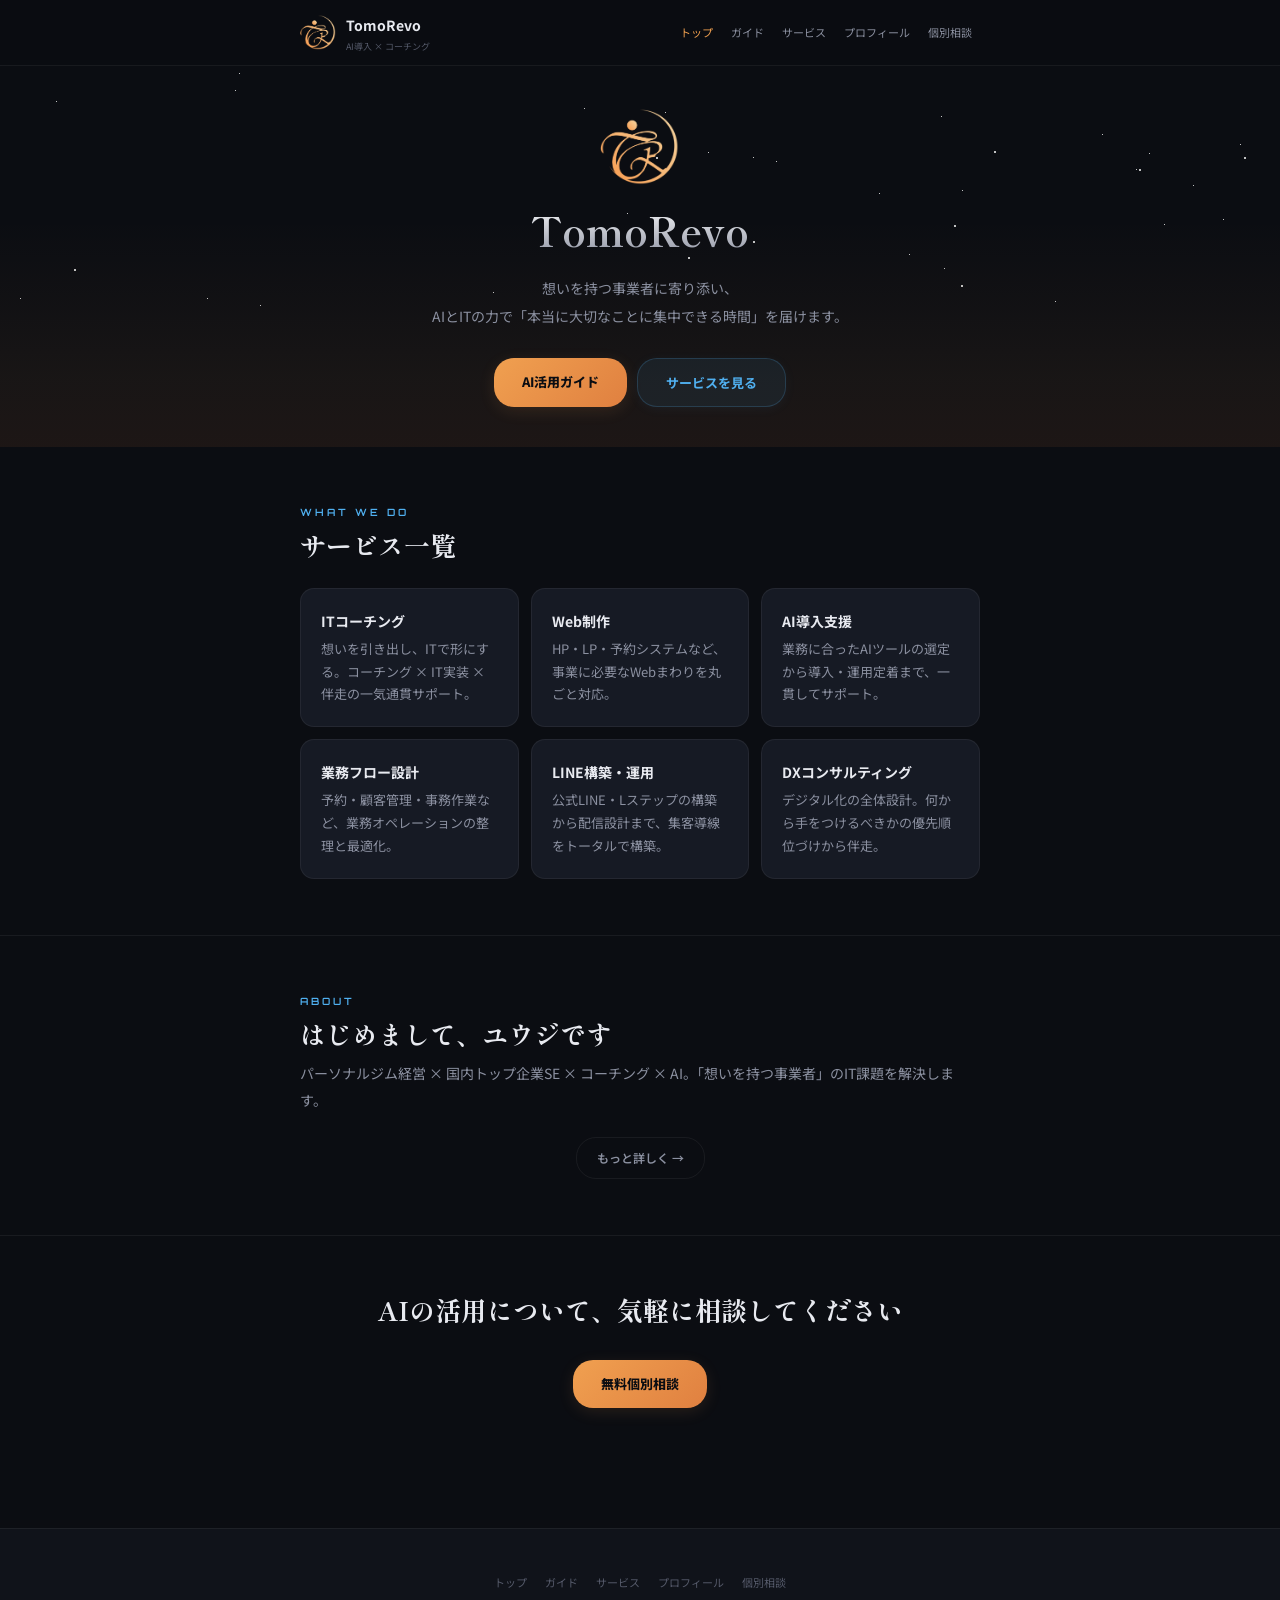
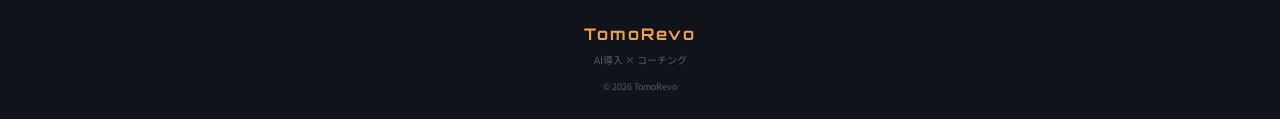
<file: index.html>
<!DOCTYPE html>
<html lang="ja">
<head>
  <meta charset="UTF-8">
  <meta name="viewport" content="width=device-width, initial-scale=1.0">
  <title>TomoRevo — テクノロジーで、大切な時間を取り戻す</title>
  <meta name="description" content="想いを持つ事業者に寄り添い、AIとITの力で「本当に大切なことに集中できる時間」を届けます。">

  <meta property="og:title" content="TomoRevo — テクノロジーで、大切な時間を取り戻す">
  <meta property="og:description" content="想いを持つ事業者に寄り添い、AIとITの力で「本当に大切なことに集中できる時間」を届けます。">
  <meta property="og:type" content="website">
  <meta property="og:image" content="images/ogp.png">
  <meta property="og:locale" content="ja_JP">
  <meta name="twitter:card" content="summary_large_image">

  <link rel="preconnect" href="https://fonts.googleapis.com">
  <link rel="preconnect" href="https://fonts.gstatic.com" crossorigin>
  <link href="https://fonts.googleapis.com/css2?family=Orbitron:wght@400;500;600;700;800;900&family=Zen+Maru+Gothic:wght@400;500;700;900&family=Shippori+Mincho:wght@400;600;700;800&family=IBM+Plex+Mono:wght@400;500;600&family=Noto+Sans+JP:wght@400;500;600;700;800&display=swap" rel="stylesheet">

  <link rel="stylesheet" href="css/style.css">
  <style>
    .hero-dawn{position:absolute;bottom:0;left:0;right:0;height:60%;background:linear-gradient(180deg,transparent 0%,rgba(240,160,80,0.03) 40%,rgba(240,160,80,0.06) 70%,rgba(240,130,60,0.08) 100%);z-index:0}
    .hero-stars{position:absolute;inset:0;z-index:0}
    .hero-star{position:absolute;width:1px;height:1px;background:#fff;border-radius:50%;animation:twinkle var(--dur,4s) var(--delay,0s) ease-in-out infinite alternate}
    @keyframes twinkle{0%{opacity:.15}100%{opacity:.7}}
    .hero-title-gradient{background:linear-gradient(180deg,#fff,var(--text-s));-webkit-background-clip:text;-webkit-text-fill-color:transparent;background-clip:text}
  </style>
</head>
<body>

  <header class="site-header" id="site-header"></header>

  <main>

    <!-- Hero -->
    <section class="hero">
      <div class="hero-stars" id="hero-stars"></div>
      <div class="hero-dawn"></div>
      <div class="hero-content">
        <img src="./images/logo.png" alt="TomoRevo" style="display:block;margin:0 auto 16px;height:80px;width:auto;">
        <h1 class="hero-title"><span class="hero-title-gradient">TomoRevo</span></h1>
        <p class="hero-desc">想いを持つ事業者に寄り添い、<br>AIとITの力で「本当に大切なことに集中できる時間」を届けます。</p>
        <div class="btn-row">
          <a href="./guide/index.html" class="btn-primary">AI活用ガイド</a>
          <a href="./services/index.html" class="btn-secondary">サービスを見る</a>
        </div>
      </div>
    </section>

    <!-- Feature Grid -->
    <section class="section">
      <div class="container">
        <p class="section-label">WHAT WE DO</p>
        <h2 class="section-title">サービス一覧</h2>
        <div class="card-grid card-grid-3 mt-24">
          <a href="./services/index.html" class="card">
            <h3 class="feature-title">ITコーチング</h3>
            <p class="feature-desc">想いを引き出し、ITで形にする。コーチング × IT実装 × 伴走の一気通貫サポート。</p>
          </a>
          <div class="card">
            <h3 class="feature-title">Web制作</h3>
            <p class="feature-desc">HP・LP・予約システムなど、事業に必要なWebまわりを丸ごと対応。</p>
          </div>
          <div class="card">
            <h3 class="feature-title">AI導入支援</h3>
            <p class="feature-desc">業務に合ったAIツールの選定から導入・運用定着まで、一貫してサポート。</p>
          </div>
          <div class="card">
            <h3 class="feature-title">業務フロー設計</h3>
            <p class="feature-desc">予約・顧客管理・事務作業など、業務オペレーションの整理と最適化。</p>
          </div>
          <div class="card">
            <h3 class="feature-title">LINE構築・運用</h3>
            <p class="feature-desc">公式LINE・Lステップの構築から配信設計まで、集客導線をトータルで構築。</p>
          </div>
          <div class="card">
            <h3 class="feature-title">DXコンサルティング</h3>
            <p class="feature-desc">デジタル化の全体設計。何から手をつけるべきかの優先順位づけから伴走。</p>
          </div>
        </div>
      </div>
    </section>

    <!-- About Preview -->
    <section class="section">
      <div class="container">
        <p class="section-label">ABOUT</p>
        <h2 class="section-title">はじめまして、ユウジです</h2>
        <p class="section-desc">パーソナルジム経営 × 国内トップ企業SE × コーチング × AI。「想いを持つ事業者」のIT課題を解決します。</p>
        <div class="mt-24 text-center">
          <a href="./about/index.html" class="btn-subtle">もっと詳しく →</a>
        </div>
      </div>
    </section>

    <!-- CTA -->
    <section class="section">
      <div class="container text-center">
        <h2 class="section-title">AIの活用について、気軽に相談してください</h2>
        <div class="btn-row mt-32">
          <a href="./consultation/index.html" class="btn-primary">無料個別相談</a>
        </div>
      </div>
    </section>

  </main>

  <footer class="site-footer" id="site-footer"></footer>

  <script>
  const sc=document.getElementById('hero-stars');if(sc){for(let i=0;i<35;i++){const s=document.createElement('div');s.className='hero-star';s.style.left=Math.random()*100+'%';s.style.top=Math.random()*70+'%';s.style.setProperty('--dur',(3+Math.random()*5)+'s');s.style.setProperty('--delay',Math.random()*4+'s');s.style.width=s.style.height=(Math.random()>.7?'2px':'1px');sc.appendChild(s);}}
  </script>
  <script src="./js/config.js"></script>
  <script src="./js/components.js"></script>
</body>
</html>
</file>
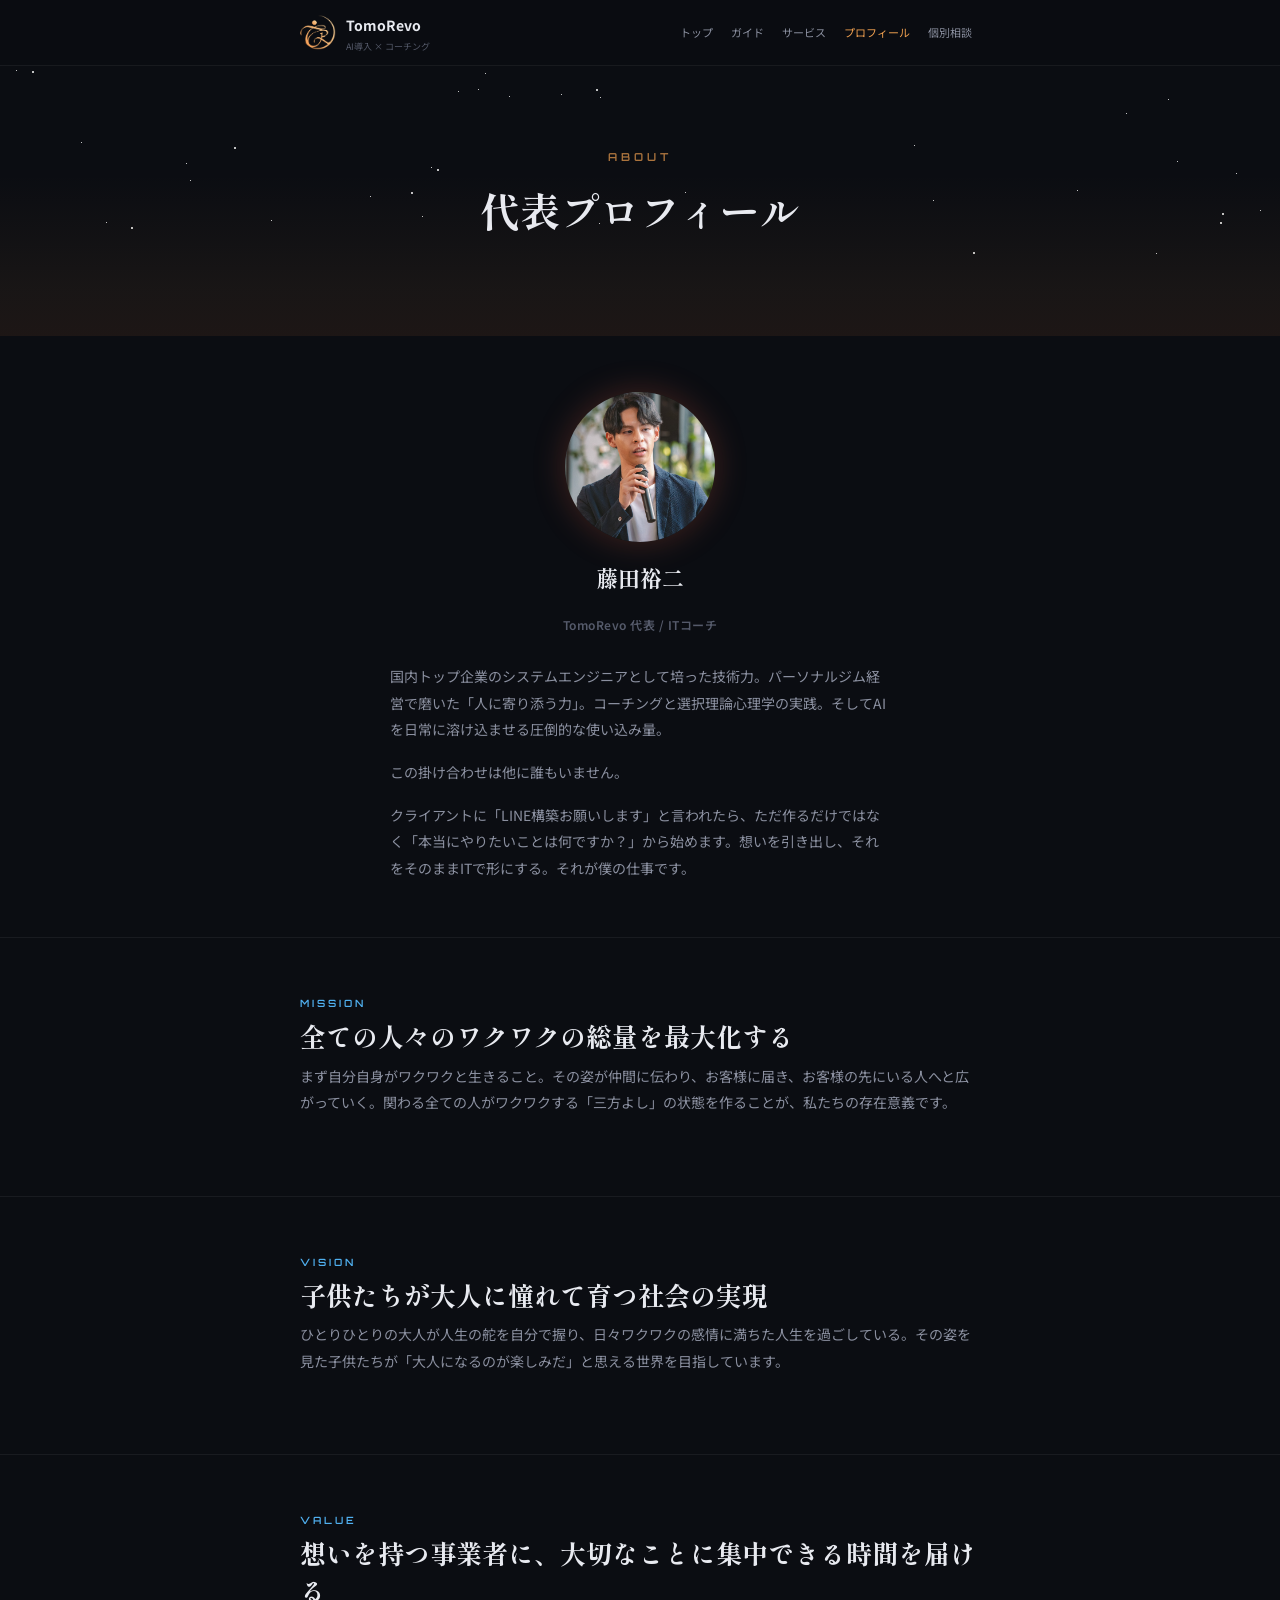
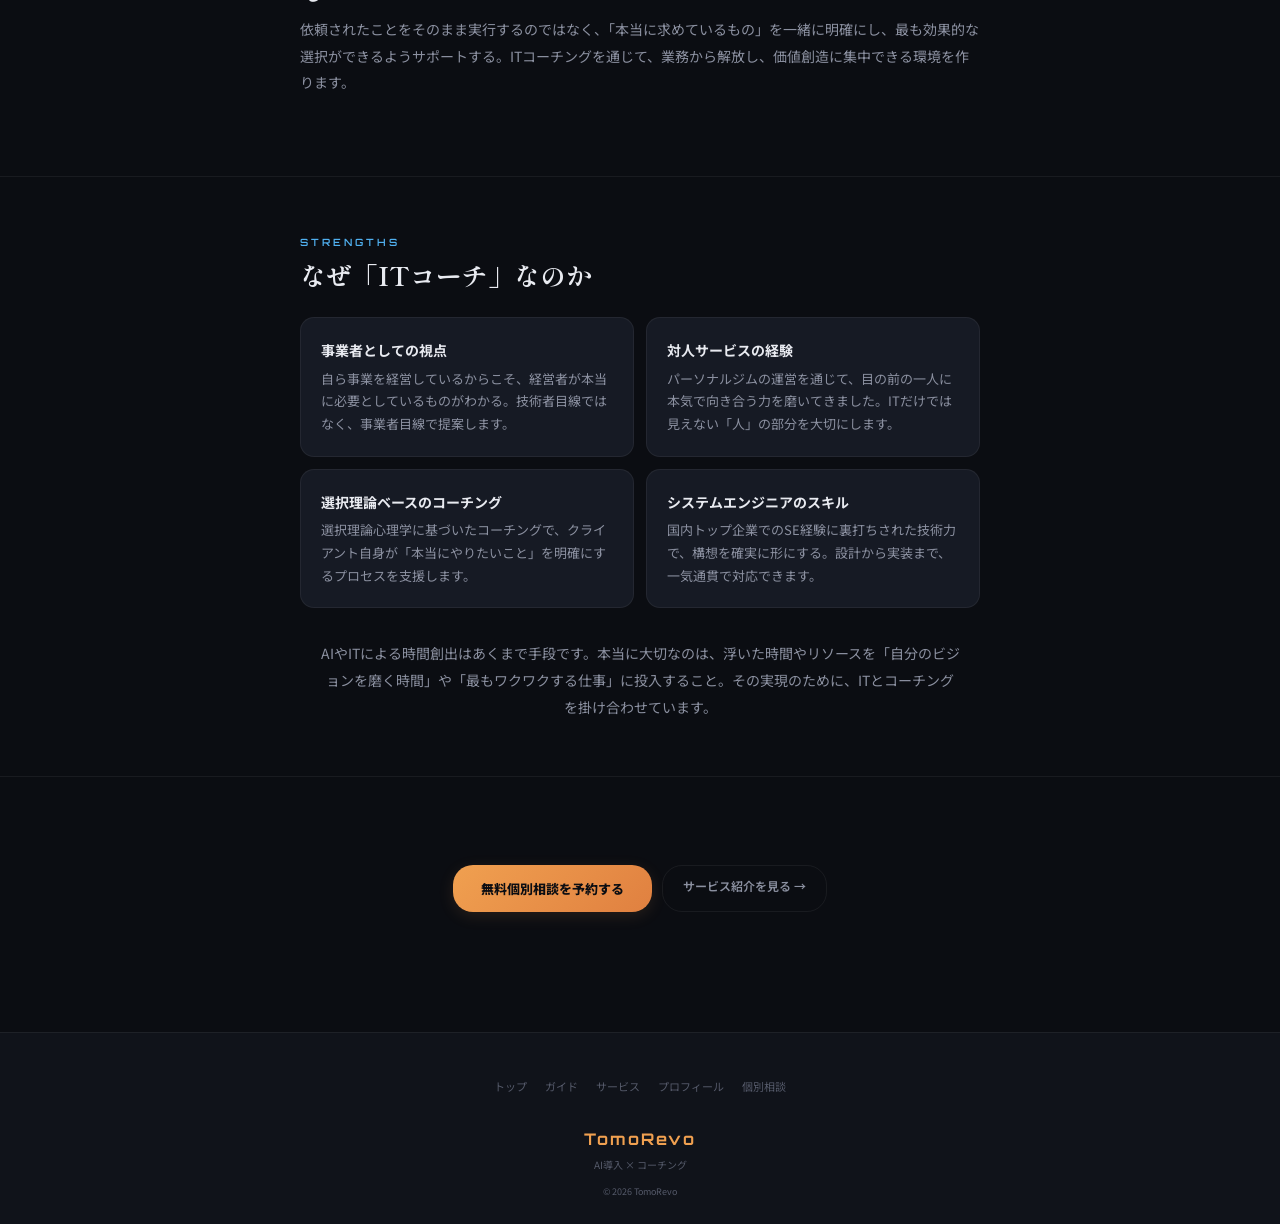
<file: about/index.html>
<!DOCTYPE html>
<html lang="ja">
<head>
  <meta charset="UTF-8">
  <meta name="viewport" content="width=device-width, initial-scale=1.0">
  <title>代表プロフィール | TomoRevo — ユウジ</title>
  <meta name="description" content="パーソナルジム × 国内トップ企業SE × コーチング × AI。異色の掛け合わせが生んだ「ITコーチ」藤田裕二のプロフィール。">

  <meta property="og:title" content="プロフィール | TomoRevo — ユウジ">
  <meta property="og:description" content="パーソナルジム × 国内トップ企業SE × コーチング × AI。異色の掛け合わせが生んだ「ITコーチ」">
  <meta property="og:type" content="website">
  <meta property="og:locale" content="ja_JP">
  <meta name="twitter:card" content="summary_large_image">

  <link rel="preconnect" href="https://fonts.googleapis.com">
  <link rel="preconnect" href="https://fonts.gstatic.com" crossorigin>
  <link href="https://fonts.googleapis.com/css2?family=Orbitron:wght@400;500;600;700;800;900&family=Zen+Maru+Gothic:wght@400;500;700;900&family=Shippori+Mincho:wght@400;600;700;800&family=IBM+Plex+Mono:wght@400;500;600&family=Noto+Sans+JP:wght@400;500;600;700;800&display=swap" rel="stylesheet">

  <link rel="stylesheet" href="../css/style.css">
  <style>
    .hero-dawn{position:absolute;bottom:0;left:0;right:0;height:60%;background:linear-gradient(180deg,transparent 0%,rgba(240,160,80,0.03) 40%,rgba(240,160,80,0.06) 70%,rgba(240,130,60,0.08) 100%);z-index:0}
    .hero-stars{position:absolute;inset:0;z-index:0}
    .hero-star{position:absolute;width:1px;height:1px;background:#fff;border-radius:50%;animation:twinkle var(--dur,4s) var(--delay,0s) ease-in-out infinite alternate}
    @keyframes twinkle{0%{opacity:.15}100%{opacity:.7}}
  </style>
</head>
<body>

  <header class="site-header" id="site-header"></header>

  <main>

    <!-- Hero -->
    <section class="hero">
      <div class="hero-stars" id="hero-stars"></div>
      <div class="hero-dawn"></div>
      <div class="hero-content">
        <p class="hero-level">ABOUT</p>
        <h1 class="hero-title">代表プロフィール</h1>
      </div>
    </section>

    <!-- Profile -->
    <section class="section">
      <div class="container">
        <div class="about-profile">
          <img src="../images/S__110567426.jpg" alt="ユウジ" style="width:150px;height:150px;border-radius:50%;object-fit:cover;object-position:center 60%;box-shadow:0 0 32px rgba(200,85,58,0.3);">
          <h2 class="about-name">藤田裕二</h2>
          <p class="about-role">TomoRevo 代表 / ITコーチ</p>
          <div class="about-bio">
            <p>国内トップ企業のシステムエンジニアとして培った技術力。パーソナルジム経営で磨いた「人に寄り添う力」。コーチングと選択理論心理学の実践。そしてAIを日常に溶け込ませる圧倒的な使い込み量。</p>
            <p class="mt-16">この掛け合わせは他に誰もいません。</p>
            <p class="mt-16">クライアントに「LINE構築お願いします」と言われたら、ただ作るだけではなく「本当にやりたいことは何ですか？」から始めます。想いを引き出し、それをそのままITで形にする。それが僕の仕事です。</p>
          </div>
        </div>
      </div>
    </section>

    <!-- Mission -->
    <section class="section">
      <div class="container">
        <p class="section-label">MISSION</p>
        <h2 class="section-title">全ての人々のワクワクの総量を最大化する</h2>
        <p class="section-desc">まず自分自身がワクワクと生きること。その姿が仲間に伝わり、お客様に届き、お客様の先にいる人へと広がっていく。関わる全ての人がワクワクする「三方よし」の状態を作ることが、私たちの存在意義です。</p>
      </div>
    </section>

    <!-- Vision -->
    <section class="section">
      <div class="container">
        <p class="section-label">VISION</p>
        <h2 class="section-title">子供たちが大人に憧れて育つ社会の実現</h2>
        <p class="section-desc">ひとりひとりの大人が人生の舵を自分で握り、日々ワクワクの感情に満ちた人生を過ごしている。その姿を見た子供たちが「大人になるのが楽しみだ」と思える世界を目指しています。</p>
      </div>
    </section>

    <!-- Value -->
    <section class="section">
      <div class="container">
        <p class="section-label">VALUE</p>
        <h2 class="section-title">想いを持つ事業者に、大切なことに集中できる時間を届ける</h2>
        <p class="section-desc">依頼されたことをそのまま実行するのではなく、「本当に求めているもの」を一緒に明確にし、最も効果的な選択ができるようサポートする。ITコーチングを通じて、業務から解放し、価値創造に集中できる環境を作ります。</p>
      </div>
    </section>

    <!-- Strengths -->
    <section class="section">
      <div class="container">
        <p class="section-label">STRENGTHS</p>
        <h2 class="section-title">なぜ「ITコーチ」なのか</h2>
        <div class="card-grid card-grid-2 mt-24">
          <div class="card">
            <h3 class="feature-title">事業者としての視点</h3>
            <p class="feature-desc">自ら事業を経営しているからこそ、経営者が本当に必要としているものがわかる。技術者目線ではなく、事業者目線で提案します。</p>
          </div>
          <div class="card">
            <h3 class="feature-title">対人サービスの経験</h3>
            <p class="feature-desc">パーソナルジムの運営を通じて、目の前の一人に本気で向き合う力を磨いてきました。ITだけでは見えない「人」の部分を大切にします。</p>
          </div>
          <div class="card">
            <h3 class="feature-title">選択理論ベースのコーチング</h3>
            <p class="feature-desc">選択理論心理学に基づいたコーチングで、クライアント自身が「本当にやりたいこと」を明確にするプロセスを支援します。</p>
          </div>
          <div class="card">
            <h3 class="feature-title">システムエンジニアのスキル</h3>
            <p class="feature-desc">国内トップ企業でのSE経験に裏打ちされた技術力で、構想を確実に形にする。設計から実装まで、一気通貫で対応できます。</p>
          </div>
        </div>

        <div class="about-bio" style="max-width:640px;margin:32px auto 0;text-align:center">
          <p>AIやITによる時間創出はあくまで手段です。本当に大切なのは、浮いた時間やリソースを「自分のビジョンを磨く時間」や「最もワクワクする仕事」に投入すること。その実現のために、ITとコーチングを掛け合わせています。</p>
        </div>
      </div>
    </section>

    <!-- CTA -->
    <section class="section">
      <div class="container text-center">
        <div class="btn-row mt-32">
          <a href="../consultation/index.html" class="btn-primary">無料個別相談を予約する</a>
          <a href="../services/index.html" class="btn-subtle">サービス紹介を見る →</a>
        </div>
      </div>
    </section>

  </main>

  <footer class="site-footer" id="site-footer"></footer>

  <script>
  const sc=document.getElementById('hero-stars');if(sc){for(let i=0;i<35;i++){const s=document.createElement('div');s.className='hero-star';s.style.left=Math.random()*100+'%';s.style.top=Math.random()*70+'%';s.style.setProperty('--dur',(3+Math.random()*5)+'s');s.style.setProperty('--delay',Math.random()*4+'s');s.style.width=s.style.height=(Math.random()>.7?'2px':'1px');sc.appendChild(s);}}
  </script>
  <script src="../js/config.js"></script>
  <script src="../js/components.js"></script>
</body>
</html>
</file>
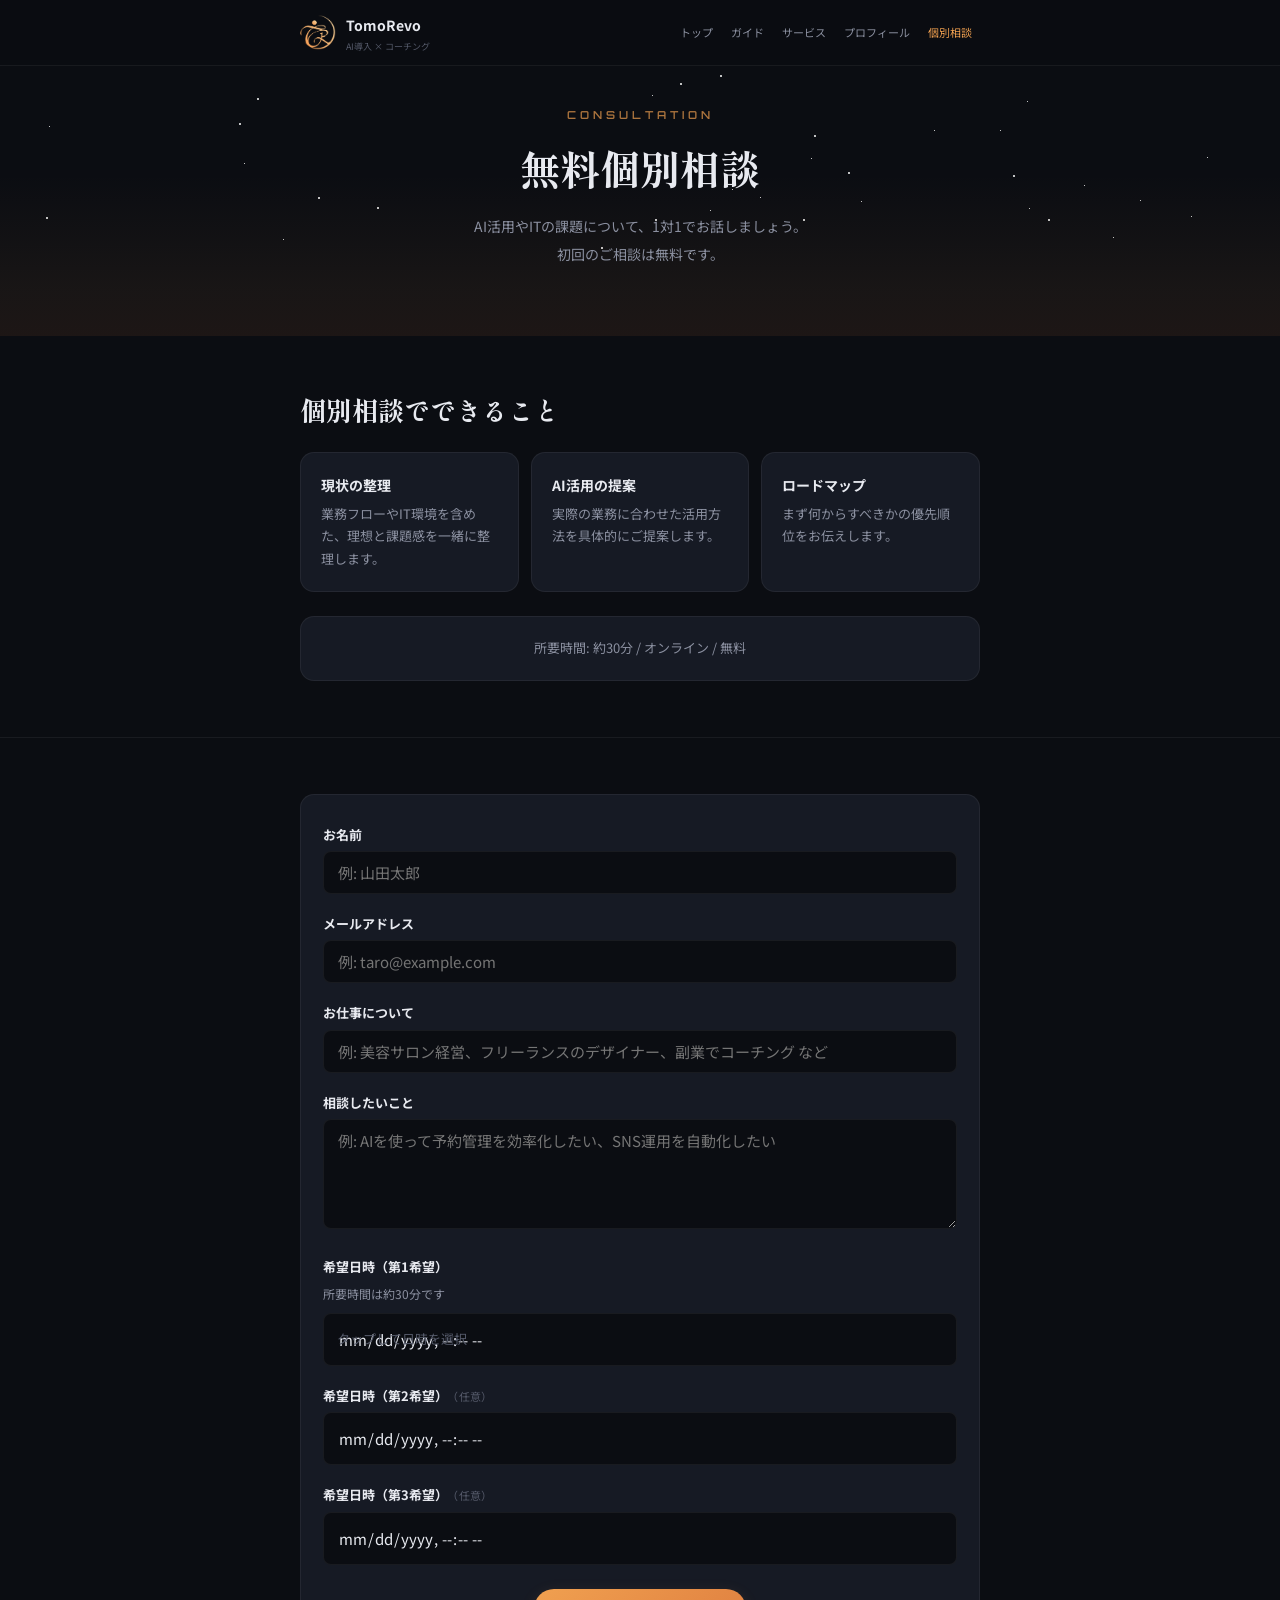
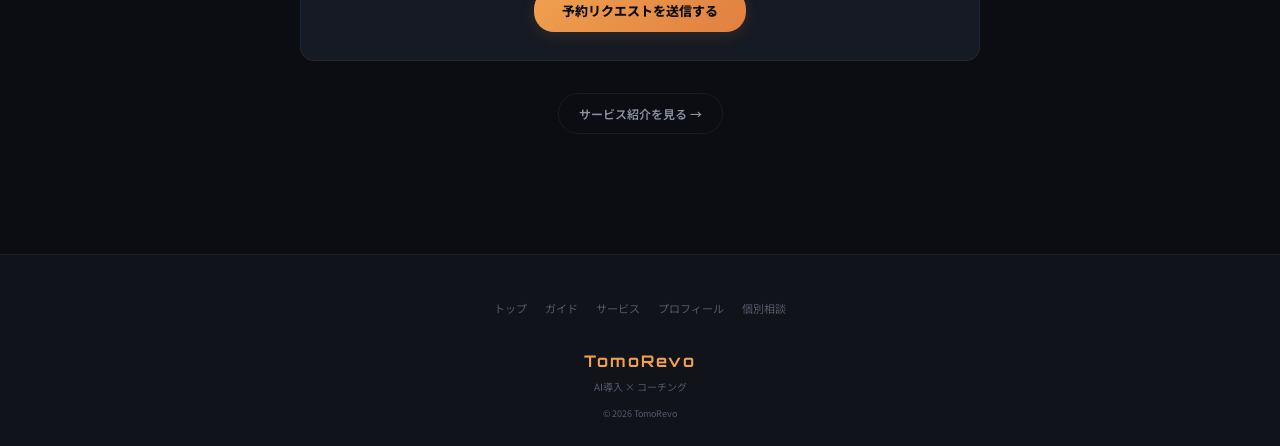
<file: consultation/index.html>
<!DOCTYPE html>
<html lang="ja">
<head>
  <meta charset="UTF-8">
  <meta name="viewport" content="width=device-width, initial-scale=1.0">
  <title>無料個別相談 | TomoRevo</title>
  <meta name="description" content="AI活用やITの課題について、1対1でお話しましょう。初回のご相談は無料です。">

  <meta property="og:title" content="無料個別相談 | TomoRevo">
  <meta property="og:description" content="AI活用やITの課題について、1対1でお話しましょう。初回のご相談は無料です。">
  <meta property="og:type" content="website">
  <meta property="og:locale" content="ja_JP">
  <meta name="twitter:card" content="summary_large_image">

  <link rel="preconnect" href="https://fonts.googleapis.com">
  <link rel="preconnect" href="https://fonts.gstatic.com" crossorigin>
  <link href="https://fonts.googleapis.com/css2?family=Orbitron:wght@400;500;600;700;800;900&family=Zen+Maru+Gothic:wght@400;500;700;900&family=Shippori+Mincho:wght@400;600;700;800&family=IBM+Plex+Mono:wght@400;500;600&family=Noto+Sans+JP:wght@400;500;600;700;800&display=swap" rel="stylesheet">

  <link rel="stylesheet" href="../css/style.css">
  <style>
    .hero-dawn{position:absolute;bottom:0;left:0;right:0;height:60%;background:linear-gradient(180deg,transparent 0%,rgba(240,160,80,0.03) 40%,rgba(240,160,80,0.06) 70%,rgba(240,130,60,0.08) 100%);z-index:0}
    .hero-stars{position:absolute;inset:0;z-index:0}
    .hero-star{position:absolute;width:1px;height:1px;background:#fff;border-radius:50%;animation:twinkle var(--dur,4s) var(--delay,0s) ease-in-out infinite alternate}
    @keyframes twinkle{0%{opacity:.15}100%{opacity:.7}}
  </style>
</head>
<body>

  <header class="site-header" id="site-header"></header>

  <main>

    <!-- Hero -->
    <section class="hero">
      <div class="hero-stars" id="hero-stars"></div>
      <div class="hero-dawn"></div>
      <div class="hero-content">
        <p class="hero-level">CONSULTATION</p>
        <h1 class="hero-title">無料個別相談</h1>
        <p class="hero-desc">AI活用やITの課題について、1対1でお話しましょう。<br>初回のご相談は無料です。</p>
      </div>
    </section>

    <!-- Features -->
    <section class="section">
      <div class="container">
        <h2 class="section-title">個別相談でできること</h2>
        <div class="card-grid card-grid-3 mt-24">
          <div class="card">
            <h3 class="feature-title">現状の整理</h3>
            <p class="feature-desc">業務フローやIT環境を含めた、理想と課題感を一緒に整理します。</p>
          </div>
          <div class="card">
            <h3 class="feature-title">AI活用の提案</h3>
            <p class="feature-desc">実際の業務に合わせた活用方法を具体的にご提案します。</p>
          </div>
          <div class="card">
            <h3 class="feature-title">ロードマップ</h3>
            <p class="feature-desc">まず何からすべきかの優先順位をお伝えします。</p>
          </div>
        </div>
        <div class="card mt-24">
          <p class="feature-desc text-center">所要時間: 約30分 / オンライン / 無料</p>
        </div>
      </div>
    </section>

    <!-- Form -->
    <section class="section">
      <div class="container">
        <div class="form-card">
          <form data-sheet-url="https://script.google.com/macros/s/AKfycbxOqEe_ASXP0ghP4_r8SKpbg18p6XIEEvCxKmL2No3dIEuiT1Dcij1KBj8hGqnMCEWC/exec" id="consultation-form">

            <div class="form-group">
              <label class="form-label">お名前</label>
              <input type="text" name="name" class="form-input" required placeholder="例: 山田太郎">
            </div>

            <div class="form-group">
              <label class="form-label">メールアドレス</label>
              <input type="email" name="email" class="form-input" required placeholder="例: taro@example.com">
            </div>

            <div class="form-group">
              <label class="form-label">お仕事について</label>
              <input type="text" name="industry" class="form-input" required placeholder="例: 美容サロン経営、フリーランスのデザイナー、副業でコーチング など">
            </div>

            <div class="form-group">
              <label class="form-label">相談したいこと</label>
              <textarea name="topic" class="form-textarea" required placeholder="例: AIを使って予約管理を効率化したい、SNS運用を自動化したい"></textarea>
            </div>

            <div class="form-group">
              <label class="form-label">希望日時（第1希望）</label>
              <p style="font-size:12px;color:#8b90a0;margin-bottom:8px;">所要時間は約30分です</p>
              <div class="datetime-wrap">
                <input type="datetime-local" name="preferred_date_1" class="form-input datetime-input" required>
                <span class="datetime-hint">タップして日時を選択</span>
              </div>
            </div>

            <div class="form-group">
              <label class="form-label">希望日時（第2希望）<span class="optional">（任意）</span></label>
              <div class="datetime-wrap">
                <input type="datetime-local" name="preferred_date_2" class="form-input datetime-input">
                <span class="datetime-hint">タップして日時を選択</span>
              </div>
            </div>

            <div class="form-group">
              <label class="form-label">希望日時（第3希望）<span class="optional">（任意）</span></label>
              <div class="datetime-wrap">
                <input type="datetime-local" name="preferred_date_3" class="form-input datetime-input">
                <span class="datetime-hint">タップして日時を選択</span>
              </div>
            </div>

            <div class="form-submit-area">
              <button type="submit" class="btn-primary">予約リクエストを送信する</button>
            </div>
          </form>

          <!-- Success Message -->
          <div class="form-success" id="consultation-success">
            <p class="form-success-icon" style="display:none;"></p>
            <p class="form-success-title">予約リクエストを受け付けました！</p>
            <p class="form-success-desc">ご希望の日時を確認の上、メールにてご連絡いたします。<br>通常1〜2営業日以内にお返事します。</p>
            <div class="mt-24">
              <a href="../index.html" class="btn-secondary">トップページに戻る</a>
            </div>
          </div>
        </div>

        <div class="text-center mt-32">
          <a href="../services/index.html" class="btn-subtle">サービス紹介を見る →</a>
        </div>
      </div>
    </section>

  </main>

  <!-- 送信中オーバーレイ -->
  <div id="sending-overlay" style="display:none;position:fixed;inset:0;z-index:9999;background:rgba(0,0,0,0.75);backdrop-filter:blur(4px);justify-content:center;align-items:center;flex-direction:column;gap:16px;">
    <div style="width:36px;height:36px;border:3px solid rgba(255,255,255,0.15);border-top-color:#f0a050;border-radius:50%;animation:spin 0.8s linear infinite;"></div>
    <p style="color:#e8eaf0;font-size:14px;">送信中...</p>
  </div>
  <style>@keyframes spin{to{transform:rotate(360deg)}}</style>

  <footer class="site-footer" id="site-footer"></footer>

  <script>
  // Star generation
  const sc=document.getElementById('hero-stars');if(sc){for(let i=0;i<35;i++){const s=document.createElement('div');s.className='hero-star';s.style.left=Math.random()*100+'%';s.style.top=Math.random()*70+'%';s.style.setProperty('--dur',(3+Math.random()*5)+'s');s.style.setProperty('--delay',Math.random()*4+'s');s.style.width=s.style.height=(Math.random()>.7?'2px':'1px');sc.appendChild(s);}}

  // Form submission handler
  (function() {
    var form = document.getElementById('consultation-form');
    var success = document.getElementById('consultation-success');
    if (!form || !success) return;

    form.addEventListener('submit', function(e) {
      e.preventDefault();
      var overlay = document.getElementById('sending-overlay');
      overlay.style.display = 'flex';

      var url = form.getAttribute('data-sheet-url');
      var data = new FormData(form);

      fetch(url, {
        method: 'POST',
        body: data
      }).then(function() {
        overlay.style.display = 'none';
        form.style.display = 'none';
        success.classList.add('show');
      }).catch(function() {
        overlay.style.display = 'none';
        form.style.display = 'none';
        success.classList.add('show');
      });
    });
  })();
  </script>
  <script src="../js/config.js"></script>
  <script src="../js/components.js"></script>
</body>
</html>
</file>
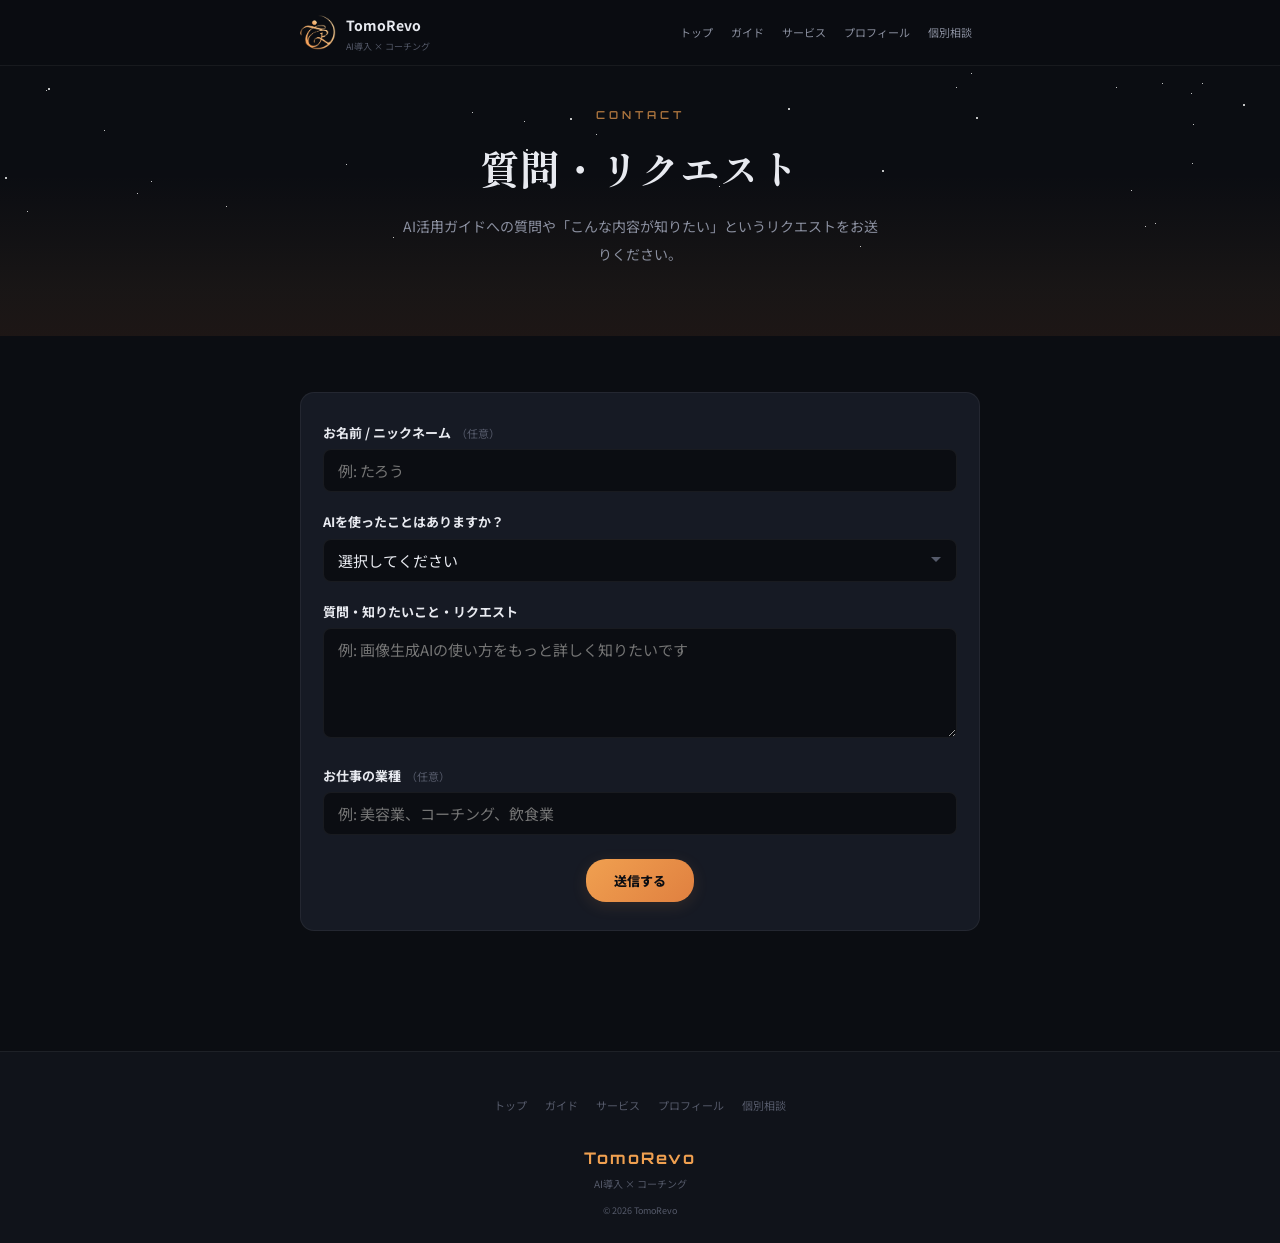
<file: contact/index.html>
<!DOCTYPE html>
<html lang="ja">
<head>
  <meta charset="UTF-8">
  <meta name="viewport" content="width=device-width, initial-scale=1.0">
  <title>質問・リクエスト | TomoRevo</title>
  <meta name="description" content="AI活用ガイドへの質問や「こんな内容が知りたい」というリクエストをお送りください。">

  <meta property="og:title" content="質問・リクエスト | TomoRevo">
  <meta property="og:description" content="AI活用ガイドへの質問や「こんな内容が知りたい」というリクエストをお送りください。">
  <meta property="og:type" content="website">
  <meta property="og:locale" content="ja_JP">
  <meta name="twitter:card" content="summary_large_image">

  <link rel="preconnect" href="https://fonts.googleapis.com">
  <link rel="preconnect" href="https://fonts.gstatic.com" crossorigin>
  <link href="https://fonts.googleapis.com/css2?family=Orbitron:wght@400;500;600;700;800;900&family=Zen+Maru+Gothic:wght@400;500;700;900&family=Shippori+Mincho:wght@400;600;700;800&family=IBM+Plex+Mono:wght@400;500;600&family=Noto+Sans+JP:wght@400;500;600;700;800&display=swap" rel="stylesheet">

  <link rel="stylesheet" href="../css/style.css">
  <style>
    .hero-dawn{position:absolute;bottom:0;left:0;right:0;height:60%;background:linear-gradient(180deg,transparent 0%,rgba(240,160,80,0.03) 40%,rgba(240,160,80,0.06) 70%,rgba(240,130,60,0.08) 100%);z-index:0}
    .hero-stars{position:absolute;inset:0;z-index:0}
    .hero-star{position:absolute;width:1px;height:1px;background:#fff;border-radius:50%;animation:twinkle var(--dur,4s) var(--delay,0s) ease-in-out infinite alternate}
    @keyframes twinkle{0%{opacity:.15}100%{opacity:.7}}
  </style>
</head>
<body>

  <header class="site-header" id="site-header"></header>

  <main>

    <!-- Hero -->
    <section class="hero">
      <div class="hero-stars" id="hero-stars"></div>
      <div class="hero-dawn"></div>
      <div class="hero-content">
        <p class="hero-level">CONTACT</p>
        <h1 class="hero-title">質問・リクエスト</h1>
        <p class="hero-desc">AI活用ガイドへの質問や「こんな内容が知りたい」というリクエストをお送りください。</p>
      </div>
    </section>

    <!-- Form -->
    <section class="section">
      <div class="container">
        <div class="form-card">
          <form data-sheet-url="YOUR_GOOGLE_APPS_SCRIPT_URL" id="contact-form">

            <!-- Name -->
            <div class="form-group">
              <label class="form-label">お名前 / ニックネーム<span class="optional">（任意）</span></label>
              <input type="text" name="name" class="form-input" placeholder="例: たろう">
            </div>

            <!-- AI Experience -->
            <div class="form-group">
              <label class="form-label">AIを使ったことはありますか？</label>
              <select name="ai_experience" id="ai-experience" class="form-select" required>
                <option value="" disabled selected>選択してください</option>
                <option value="yes">はい</option>
                <option value="no">いいえ</option>
                <option value="a-little">少しだけ</option>
              </select>
            </div>

            <!-- Conditional fields -->
            <div class="form-conditional" id="ai-experience-details">
              <div class="form-group">
                <label class="form-label">今使っているAIを教えてください</label>
                <input type="text" name="current_ai" class="form-input" placeholder="例: ChatGPT, Gemini">
              </div>
              <div class="form-group">
                <label class="form-label">何に使っていますか？</label>
                <input type="text" name="ai_usage" class="form-input" placeholder="例: メール作成、調べもの">
              </div>
            </div>

            <!-- Question -->
            <div class="form-group">
              <label class="form-label">質問・知りたいこと・リクエスト</label>
              <textarea name="question" class="form-textarea" required placeholder="例: 画像生成AIの使い方をもっと詳しく知りたいです"></textarea>
            </div>

            <!-- Industry -->
            <div class="form-group">
              <label class="form-label">お仕事の業種<span class="optional">（任意）</span></label>
              <input type="text" name="industry" class="form-input" placeholder="例: 美容業、コーチング、飲食業">
            </div>

            <div class="form-submit-area">
              <button type="submit" class="btn-primary">送信する</button>
            </div>
          </form>

          <!-- Success Message -->
          <div class="form-success" id="contact-success">
            <p class="form-success-title">送信しました！</p>
            <p class="form-success-desc">ご質問・リクエストありがとうございます。<br>ガイドの内容に反映していきます。</p>
            <div class="mt-24">
              <a href="../guide/index.html" class="btn-secondary">AI活用ガイドに戻る →</a>
            </div>
          </div>
        </div>
      </div>
    </section>

  </main>

  <footer class="site-footer" id="site-footer"></footer>

  <script>
  // Star generation
  const sc=document.getElementById('hero-stars');if(sc){for(let i=0;i<35;i++){const s=document.createElement('div');s.className='hero-star';s.style.left=Math.random()*100+'%';s.style.top=Math.random()*70+'%';s.style.setProperty('--dur',(3+Math.random()*5)+'s');s.style.setProperty('--delay',Math.random()*4+'s');s.style.width=s.style.height=(Math.random()>.7?'2px':'1px');sc.appendChild(s);}}

  // Conditional show/hide for AI experience details
  (function() {
    var select = document.getElementById('ai-experience');
    var details = document.getElementById('ai-experience-details');
    if (!select || !details) return;

    select.addEventListener('change', function() {
      if (this.value === 'yes' || this.value === 'a-little') {
        details.classList.add('show');
      } else {
        details.classList.remove('show');
      }
    });
  })();

  // Form submission handler
  (function() {
    var form = document.getElementById('contact-form');
    var success = document.getElementById('contact-success');
    if (!form || !success) return;

    form.addEventListener('submit', function(e) {
      e.preventDefault();
      var btn = form.querySelector('button[type="submit"]');
      btn.textContent = '送信中...';
      btn.disabled = true;

      var url = form.getAttribute('data-sheet-url');
      var data = new FormData(form);

      fetch(url, {
        method: 'POST',
        body: data
      }).then(function() {
        form.style.display = 'none';
        success.classList.add('show');
      }).catch(function() {
        form.style.display = 'none';
        success.classList.add('show');
      });
    });
  })();
  </script>
  <script src="../js/config.js"></script>
  <script src="../js/components.js"></script>
</body>
</html>
</file>
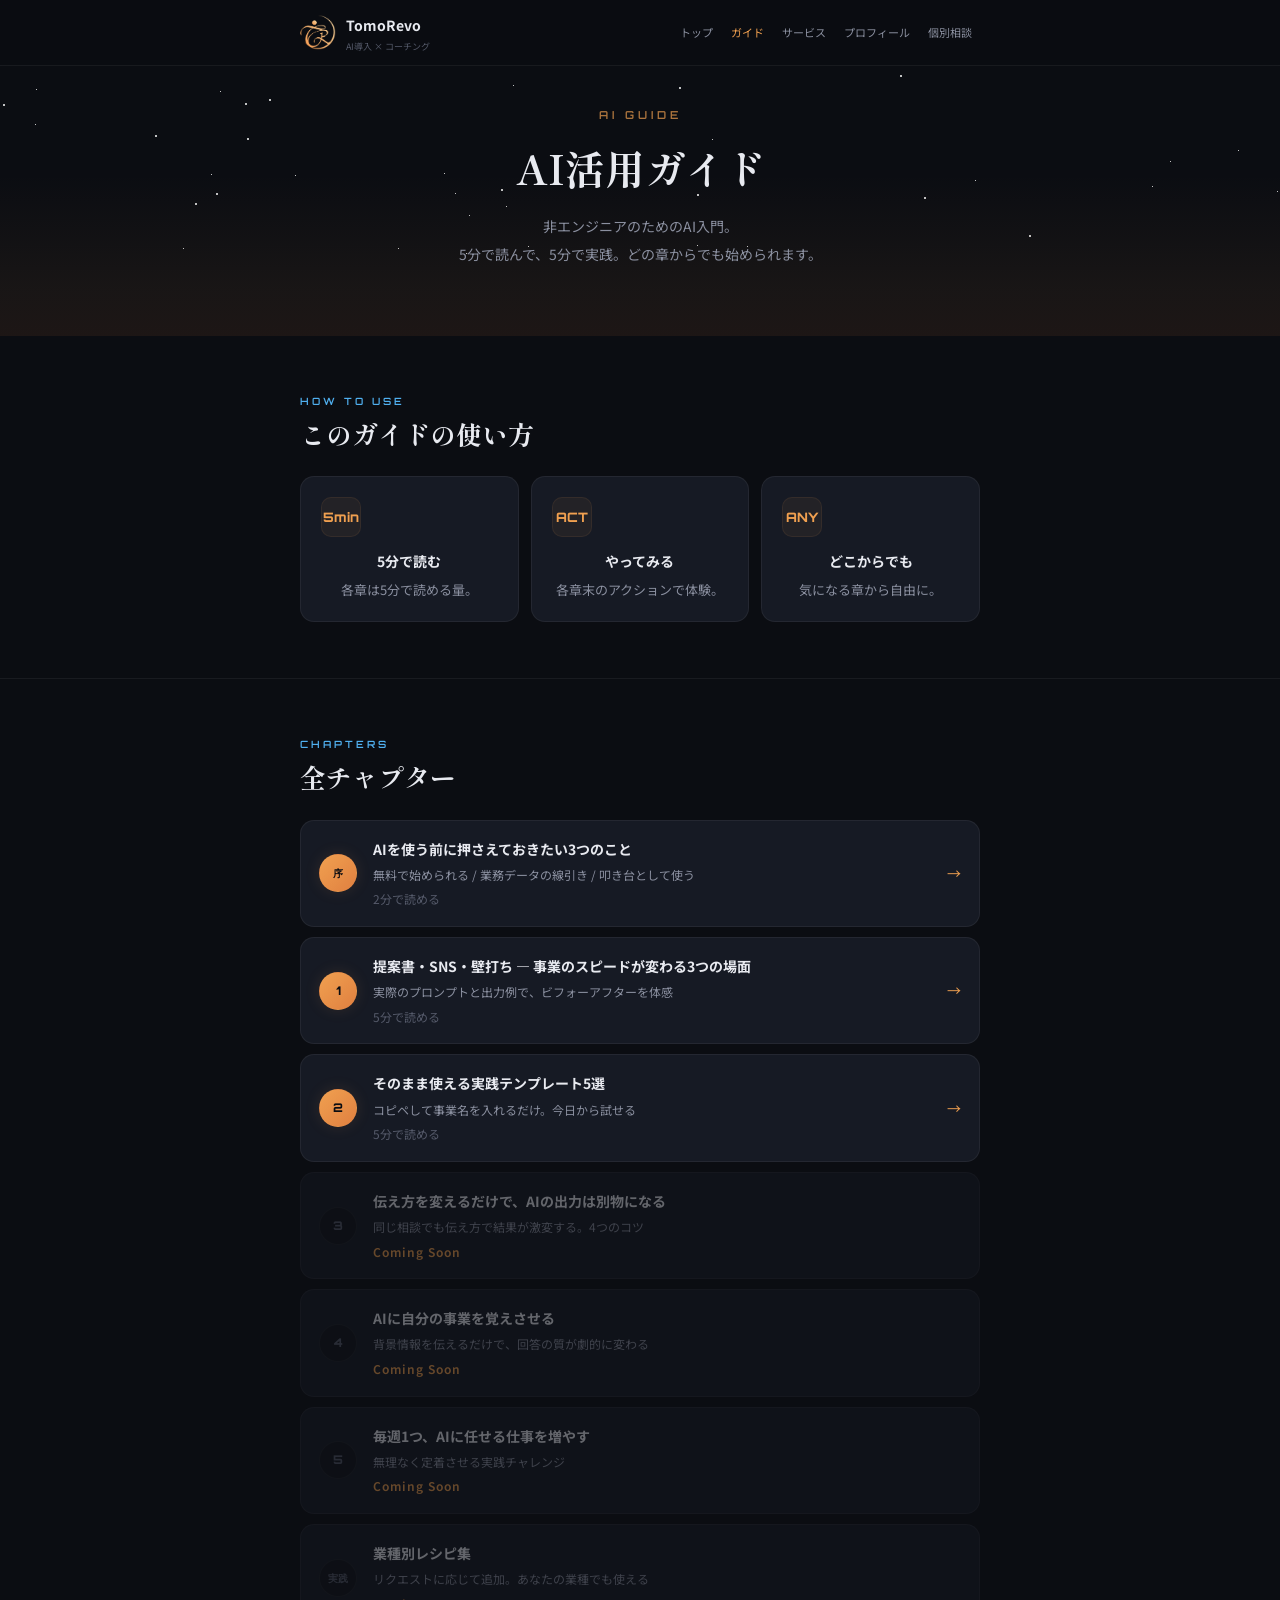
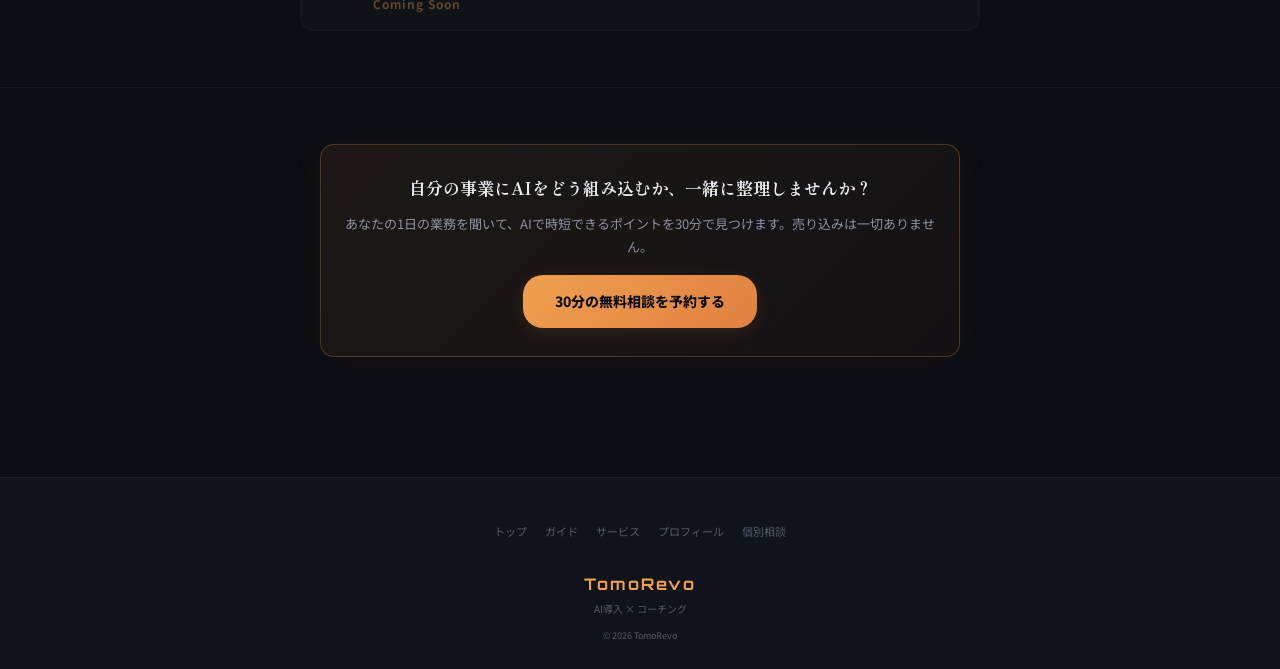
<file: guide/index.html>
<!DOCTYPE html>
<html lang="ja">
<head>
  <meta charset="UTF-8">
  <meta name="viewport" content="width=device-width, initial-scale=1.0">
  <title>AI活用ガイド | TomoRevo</title>
  <meta name="description" content="非エンジニアのためのAI入門。5分で読んで、5分で実践。どの章からでも始められます。">

  <meta property="og:title" content="AI活用ガイド | TomoRevo">
  <meta property="og:description" content="非エンジニアのためのAI入門。5分で読んで、5分で実践。どの章からでも始められます。">
  <meta property="og:type" content="website">
  <meta property="og:locale" content="ja_JP">
  <meta name="twitter:card" content="summary_large_image">

  <link rel="preconnect" href="https://fonts.googleapis.com">
  <link rel="preconnect" href="https://fonts.gstatic.com" crossorigin>
  <link href="https://fonts.googleapis.com/css2?family=Orbitron:wght@400;500;600;700;800;900&family=Zen+Maru+Gothic:wght@400;500;700;900&family=Shippori+Mincho:wght@400;600;700;800&family=IBM+Plex+Mono:wght@400;500;600&family=Noto+Sans+JP:wght@400;500;600;700;800&display=swap" rel="stylesheet">

  <link rel="stylesheet" href="../css/style.css">
  <style>
    .hero-dawn{position:absolute;bottom:0;left:0;right:0;height:60%;background:linear-gradient(180deg,transparent 0%,rgba(240,160,80,0.03) 40%,rgba(240,160,80,0.06) 70%,rgba(240,130,60,0.08) 100%);z-index:0}
    .hero-stars{position:absolute;inset:0;z-index:0}
    .hero-star{position:absolute;width:1px;height:1px;background:#fff;border-radius:50%;animation:twinkle var(--dur,4s) var(--delay,0s) ease-in-out infinite alternate}
    @keyframes twinkle{0%{opacity:.15}100%{opacity:.7}}
  </style>
</head>
<body>

  <header class="site-header" id="site-header"></header>

  <!-- Hero -->
  <section class="hero">
    <div class="hero-stars" id="hero-stars"></div>
    <div class="hero-dawn"></div>
    <div class="hero-content">
      <p class="hero-level">AI GUIDE</p>
      <h1 class="hero-title">AI活用ガイド</h1>
      <p class="hero-desc">非エンジニアのためのAI入門。<br>5分で読んで、5分で実践。どの章からでも始められます。</p>
    </div>
  </section>

  <main>

    <!-- How to Use -->
    <section class="section">
      <div class="container">
        <p class="section-label">HOW TO USE</p>
        <h2 class="section-title">このガイドの使い方</h2>
        <div class="card-grid card-grid-3 mt-24">
          <div class="card text-center">
            <div class="feature-icon" style="font-family:var(--font-ui);font-size:13px;font-weight:800;color:var(--accent)">5min</div>
            <h3 class="feature-title">5分で読む</h3>
            <p class="feature-desc">各章は5分で読める量。</p>
          </div>
          <div class="card text-center">
            <div class="feature-icon" style="font-family:var(--font-ui);font-size:13px;font-weight:800;color:var(--accent)">ACT</div>
            <h3 class="feature-title">やってみる</h3>
            <p class="feature-desc">各章末のアクションで体験。</p>
          </div>
          <div class="card text-center">
            <div class="feature-icon" style="font-family:var(--font-ui);font-size:13px;font-weight:800;color:var(--accent)">ANY</div>
            <h3 class="feature-title">どこからでも</h3>
            <p class="feature-desc">気になる章から自由に。</p>
          </div>
        </div>
      </div>
    </section>

    <!-- Chapter List -->
    <section class="section">
      <div class="container">
        <p class="section-label">CHAPTERS</p>
        <h2 class="section-title">全チャプター</h2>

        <div class="chapter-list mt-24">
          <!-- Prologue -->
          <a href="./0/index.html" class="chapter-link available">
            <div class="chapter-lv" style="font-size:10px">序</div>
            <div class="chapter-link-info">
              <p class="chapter-link-title">AIを使う前に押さえておきたい3つのこと</p>
              <p class="chapter-link-sub">無料で始められる / 業務データの線引き / 叩き台として使う</p>
              <p class="chapter-link-action">2分で読める</p>
            </div>
            <span class="chapter-link-arrow">→</span>
          </a>

          <!-- Chapter 1 -->
          <a href="./1/index.html" class="chapter-link available">
            <div class="chapter-lv">1</div>
            <div class="chapter-link-info">
              <p class="chapter-link-title">提案書・SNS・壁打ち — 事業のスピードが変わる3つの場面</p>
              <p class="chapter-link-sub">実際のプロンプトと出力例で、ビフォーアフターを体感</p>
              <p class="chapter-link-action">5分で読める</p>
            </div>
            <span class="chapter-link-arrow">→</span>
          </a>

          <!-- Chapter 2 -->
          <a href="./2/index.html" class="chapter-link available">
            <div class="chapter-lv">2</div>
            <div class="chapter-link-info">
              <p class="chapter-link-title">そのまま使える実践テンプレート5選</p>
              <p class="chapter-link-sub">コピペして事業名を入れるだけ。今日から試せる</p>
              <p class="chapter-link-action">5分で読める</p>
            </div>
            <span class="chapter-link-arrow">→</span>
          </a>

          <!-- Chapter 3 -->
          <div class="chapter-link locked">
            <div class="chapter-lv">3</div>
            <div class="chapter-link-info">
              <p class="chapter-link-title">伝え方を変えるだけで、AIの出力は別物になる</p>
              <p class="chapter-link-sub">同じ相談でも伝え方で結果が激変する。4つのコツ</p>
              <p class="chapter-link-action">Coming Soon</p>
            </div>
          </div>

          <!-- Chapter 4 -->
          <div class="chapter-link locked">
            <div class="chapter-lv">4</div>
            <div class="chapter-link-info">
              <p class="chapter-link-title">AIに自分の事業を覚えさせる</p>
              <p class="chapter-link-sub">背景情報を伝えるだけで、回答の質が劇的に変わる</p>
              <p class="chapter-link-action">Coming Soon</p>
            </div>
          </div>

          <!-- Chapter 5 -->
          <div class="chapter-link locked">
            <div class="chapter-lv">5</div>
            <div class="chapter-link-info">
              <p class="chapter-link-title">毎週1つ、AIに任せる仕事を増やす</p>
              <p class="chapter-link-sub">無理なく定着させる実践チャレンジ</p>
              <p class="chapter-link-action">Coming Soon</p>
            </div>
          </div>

          <!-- 実践編 -->
          <div class="chapter-link locked">
            <div class="chapter-lv" style="font-size:10px">実践</div>
            <div class="chapter-link-info">
              <p class="chapter-link-title">業種別レシピ集</p>
              <p class="chapter-link-sub">リクエストに応じて追加。あなたの業種でも使える</p>
              <p class="chapter-link-action">Coming Soon</p>
            </div>
          </div>
        </div>
      </div>
    </section>

    <!-- CTA -->
    <section class="section">
      <div class="container">
        <div class="cta-strong" style="border-radius:var(--r-lg);text-align:center">
          <p class="cta-lead">自分の事業にAIをどう組み込むか、一緒に整理しませんか？</p>
          <p class="cta-sub">あなたの1日の業務を聞いて、AIで時短できるポイントを30分で見つけます。売り込みは一切ありません。</p>
          <a href="../consultation/index.html" class="btn-primary">30分の無料相談を予約する</a>
        </div>
      </div>
    </section>

  </main>

  <footer class="site-footer" id="site-footer"></footer>

  <script>
  const sc=document.getElementById('hero-stars');if(sc){for(let i=0;i<35;i++){const s=document.createElement('div');s.className='hero-star';s.style.left=Math.random()*100+'%';s.style.top=Math.random()*70+'%';s.style.setProperty('--dur',(3+Math.random()*5)+'s');s.style.setProperty('--delay',Math.random()*4+'s');s.style.width=s.style.height=(Math.random()>.7?'2px':'1px');sc.appendChild(s);}}
  </script>
  <script src="../js/config.js"></script>
  <script src="../js/components.js"></script>
</body>
</html>
</file>
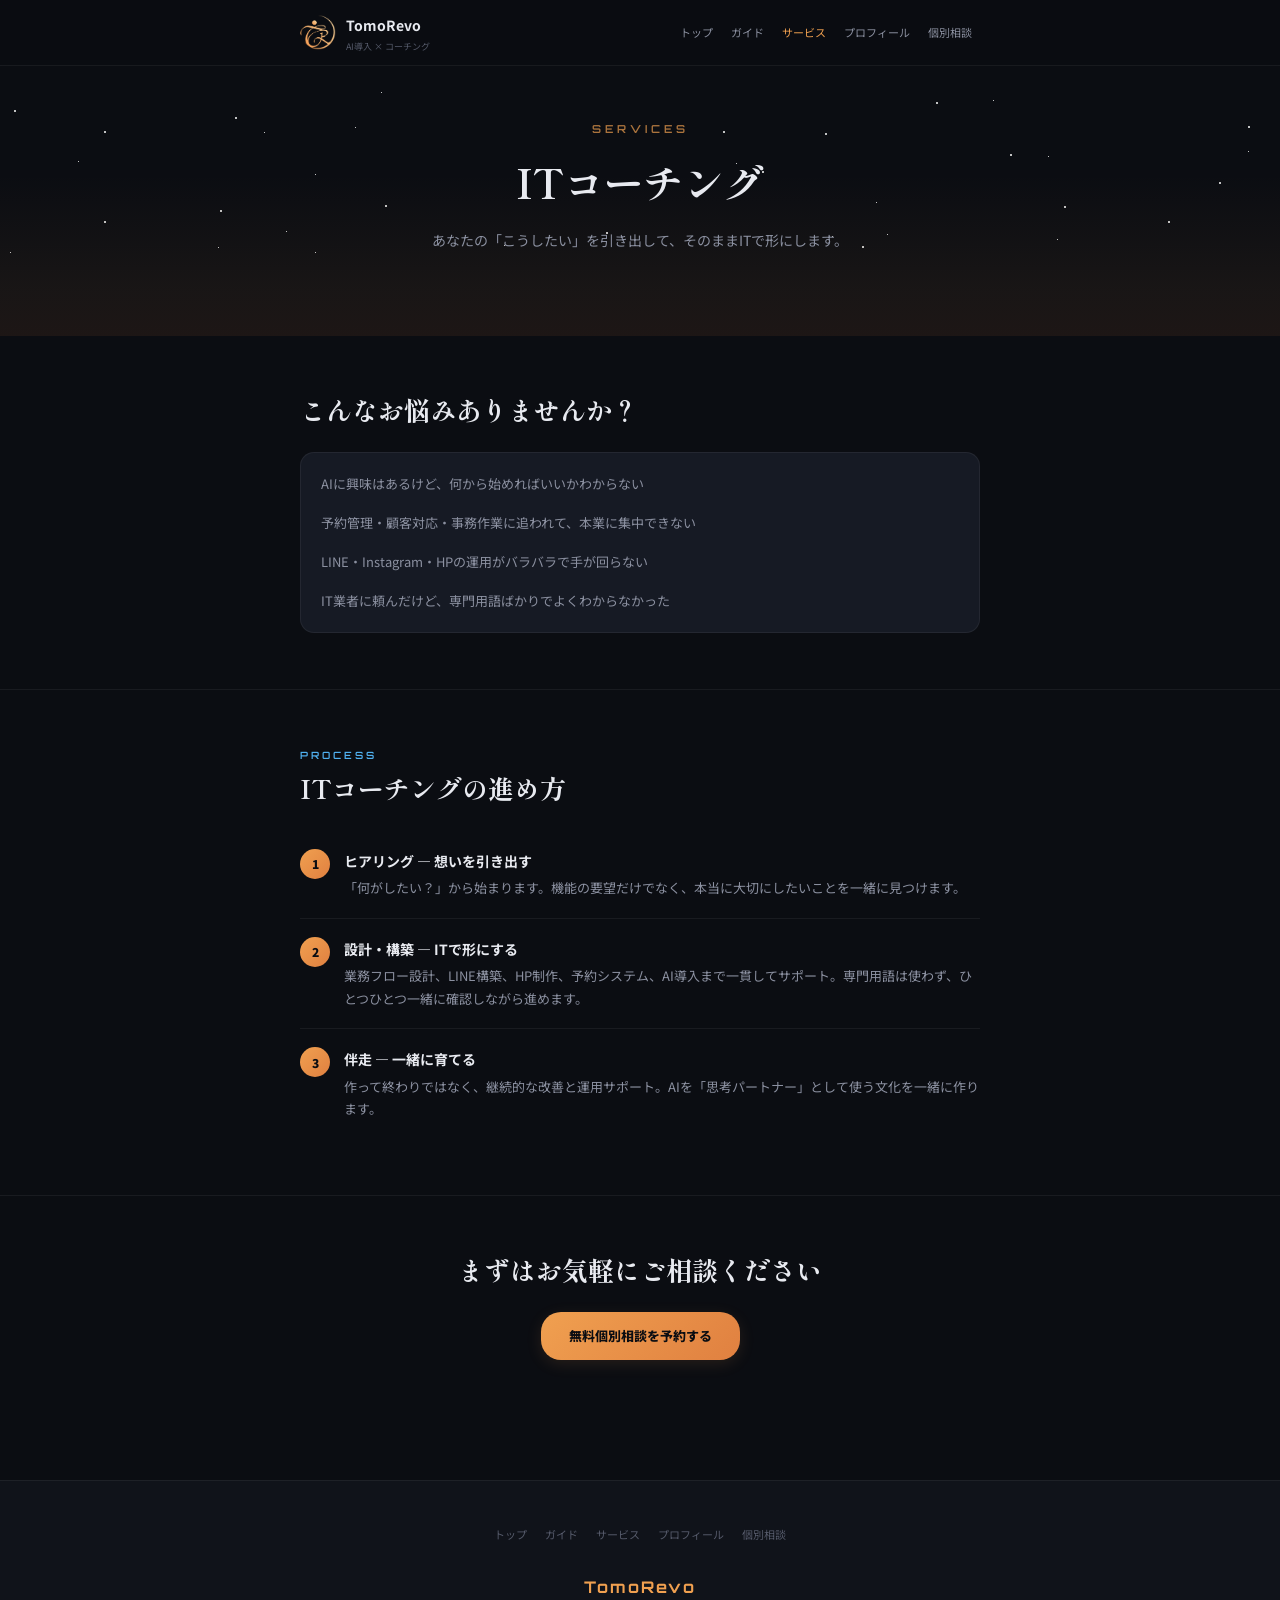
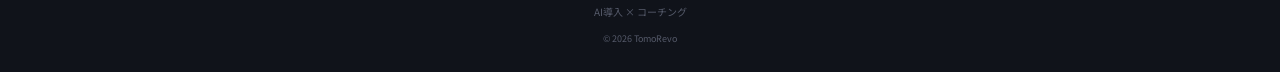
<file: services/index.html>
<!DOCTYPE html>
<html lang="ja">
<head>
  <meta charset="UTF-8">
  <meta name="viewport" content="width=device-width, initial-scale=1.0">
  <title>ITコーチング | TomoRevo</title>
  <meta name="description" content="あなたの「こうしたい」を引き出して、そのままITで形にします。LINE構築からAI導入まで、寄り添い型のIT支援。">

  <meta property="og:title" content="ITコーチング | TomoRevo">
  <meta property="og:description" content="あなたの「こうしたい」を引き出して、そのままITで形にします。">
  <meta property="og:type" content="website">
  <meta property="og:locale" content="ja_JP">
  <meta name="twitter:card" content="summary_large_image">

  <link rel="preconnect" href="https://fonts.googleapis.com">
  <link rel="preconnect" href="https://fonts.gstatic.com" crossorigin>
  <link href="https://fonts.googleapis.com/css2?family=Orbitron:wght@400;500;600;700;800;900&family=Zen+Maru+Gothic:wght@400;500;700;900&family=Shippori+Mincho:wght@400;600;700;800&family=IBM+Plex+Mono:wght@400;500;600&family=Noto+Sans+JP:wght@400;500;600;700;800&display=swap" rel="stylesheet">

  <link rel="stylesheet" href="../css/style.css">
  <style>
    .hero-dawn{position:absolute;bottom:0;left:0;right:0;height:60%;background:linear-gradient(180deg,transparent 0%,rgba(240,160,80,0.03) 40%,rgba(240,160,80,0.06) 70%,rgba(240,130,60,0.08) 100%);z-index:0}
    .hero-stars{position:absolute;inset:0;z-index:0}
    .hero-star{position:absolute;width:1px;height:1px;background:#fff;border-radius:50%;animation:twinkle var(--dur,4s) var(--delay,0s) ease-in-out infinite alternate}
    @keyframes twinkle{0%{opacity:.15}100%{opacity:.7}}
  </style>
</head>
<body>

  <header class="site-header" id="site-header"></header>

  <main>

    <!-- Hero -->
    <section class="hero">
      <div class="hero-stars" id="hero-stars"></div>
      <div class="hero-dawn"></div>
      <div class="hero-content">
        <p class="hero-level">SERVICES</p>
        <h1 class="hero-title">ITコーチング</h1>
        <p class="hero-desc">あなたの「こうしたい」を引き出して、そのままITで形にします。</p>
      </div>
    </section>

    <!-- Problem Section -->
    <section class="section">
      <div class="container">
        <h2 class="section-title">こんなお悩みありませんか？</h2>
        <div class="card mt-24">
          <p class="feature-desc mb-16">AIに興味はあるけど、何から始めればいいかわからない</p>
          <p class="feature-desc mb-16">予約管理・顧客対応・事務作業に追われて、本業に集中できない</p>
          <p class="feature-desc mb-16">LINE・Instagram・HPの運用がバラバラで手が回らない</p>
          <p class="feature-desc">IT業者に頼んだけど、専門用語ばかりでよくわからなかった</p>
        </div>
      </div>
    </section>

    <!-- Service Steps -->
    <section class="section">
      <div class="container">
        <p class="section-label">PROCESS</p>
        <h2 class="section-title">ITコーチングの進め方</h2>
        <div class="mt-24">
          <div class="service-step">
            <div class="step-number">1</div>
            <div class="step-content">
              <h3 class="step-title">ヒアリング — 想いを引き出す</h3>
              <p class="step-desc">「何がしたい？」から始まります。機能の要望だけでなく、本当に大切にしたいことを一緒に見つけます。</p>
            </div>
          </div>
          <div class="service-step">
            <div class="step-number">2</div>
            <div class="step-content">
              <h3 class="step-title">設計・構築 — ITで形にする</h3>
              <p class="step-desc">業務フロー設計、LINE構築、HP制作、予約システム、AI導入まで一貫してサポート。専門用語は使わず、ひとつひとつ一緒に確認しながら進めます。</p>
            </div>
          </div>
          <div class="service-step">
            <div class="step-number">3</div>
            <div class="step-content">
              <h3 class="step-title">伴走 — 一緒に育てる</h3>
              <p class="step-desc">作って終わりではなく、継続的な改善と運用サポート。AIを「思考パートナー」として使う文化を一緒に作ります。</p>
            </div>
          </div>
        </div>
      </div>
    </section>

    <!-- Pricing Section（料金プランは個別相談でご案内。復活時はコメントを外す）
    <section class="section">
      <div class="container">
        <p class="section-label">PRICING</p>
        <h2 class="section-title text-center">料金プラン</h2>
        <div class="card-grid card-grid-3 mt-32">
          <div class="price-card">
            <p class="price-label">LIGHT</p>
            <p class="price-name">ライト</p>
            <p class="price-amount">¥150,000</p>
            <p class="price-unit">初月</p>
            <p class="price-amount" style="font-size:24px;margin-top:4px">¥50,000</p>
            <p class="price-unit">月額</p>
            <div class="price-features">
              <p class="price-feat">ヒアリングセッション</p>
              <p class="price-feat">業務フロー可視化</p>
              <p class="price-feat">DX実装（1つ）</p>
              <p class="price-feat">月1回セッション</p>
              <p class="price-feat">チャットサポート</p>
            </div>
          </div>
          <div class="price-card recommended">
            <p class="price-label">STANDARD</p>
            <p class="price-name">スタンダード</p>
            <p class="price-amount">¥300,000</p>
            <p class="price-unit">初月</p>
            <p class="price-amount" style="font-size:24px;margin-top:4px">¥100,000</p>
            <p class="price-unit">月額</p>
            <div class="price-features">
              <p class="price-feat">ライト全内容</p>
              <p class="price-feat">複数ツール連携</p>
              <p class="price-feat">月2回セッション</p>
              <p class="price-feat">AI導入設計</p>
            </div>
          </div>
          <div class="price-card">
            <p class="price-label">PARTNER</p>
            <p class="price-name">パートナー</p>
            <p class="price-amount">¥500,000</p>
            <p class="price-unit">初月</p>
            <p class="price-amount" style="font-size:24px;margin-top:4px">¥200,000</p>
            <p class="price-unit">月額</p>
            <div class="price-features">
              <p class="price-feat">スタンダード全内容</p>
              <p class="price-feat">週1回セッション</p>
              <p class="price-feat">経営戦略サポート</p>
              <p class="price-feat">フル実装</p>
              <p class="price-feat">企業専用AI構築</p>
            </div>
          </div>
        </div>
        <p class="section-desc text-center mt-24">新卒を1人雇うより圧倒的に安く、初月から成果が出ます。</p>
      </div>
    </section>
    -->

    <!-- CTA -->
    <section class="section">
      <div class="container text-center">
        <h2 class="section-title">まずはお気軽にご相談ください</h2>
        <div class="btn-row mt-24">
          <a href="../consultation/index.html" class="btn-primary">無料個別相談を予約する</a>
        </div>
      </div>
    </section>

  </main>

  <footer class="site-footer" id="site-footer"></footer>

  <script>
  const sc=document.getElementById('hero-stars');if(sc){for(let i=0;i<35;i++){const s=document.createElement('div');s.className='hero-star';s.style.left=Math.random()*100+'%';s.style.top=Math.random()*70+'%';s.style.setProperty('--dur',(3+Math.random()*5)+'s');s.style.setProperty('--delay',Math.random()*4+'s');s.style.width=s.style.height=(Math.random()>.7?'2px':'1px');sc.appendChild(s);}}
  </script>
  <script src="../js/config.js"></script>
  <script src="../js/components.js"></script>
</body>
</html>
</file>
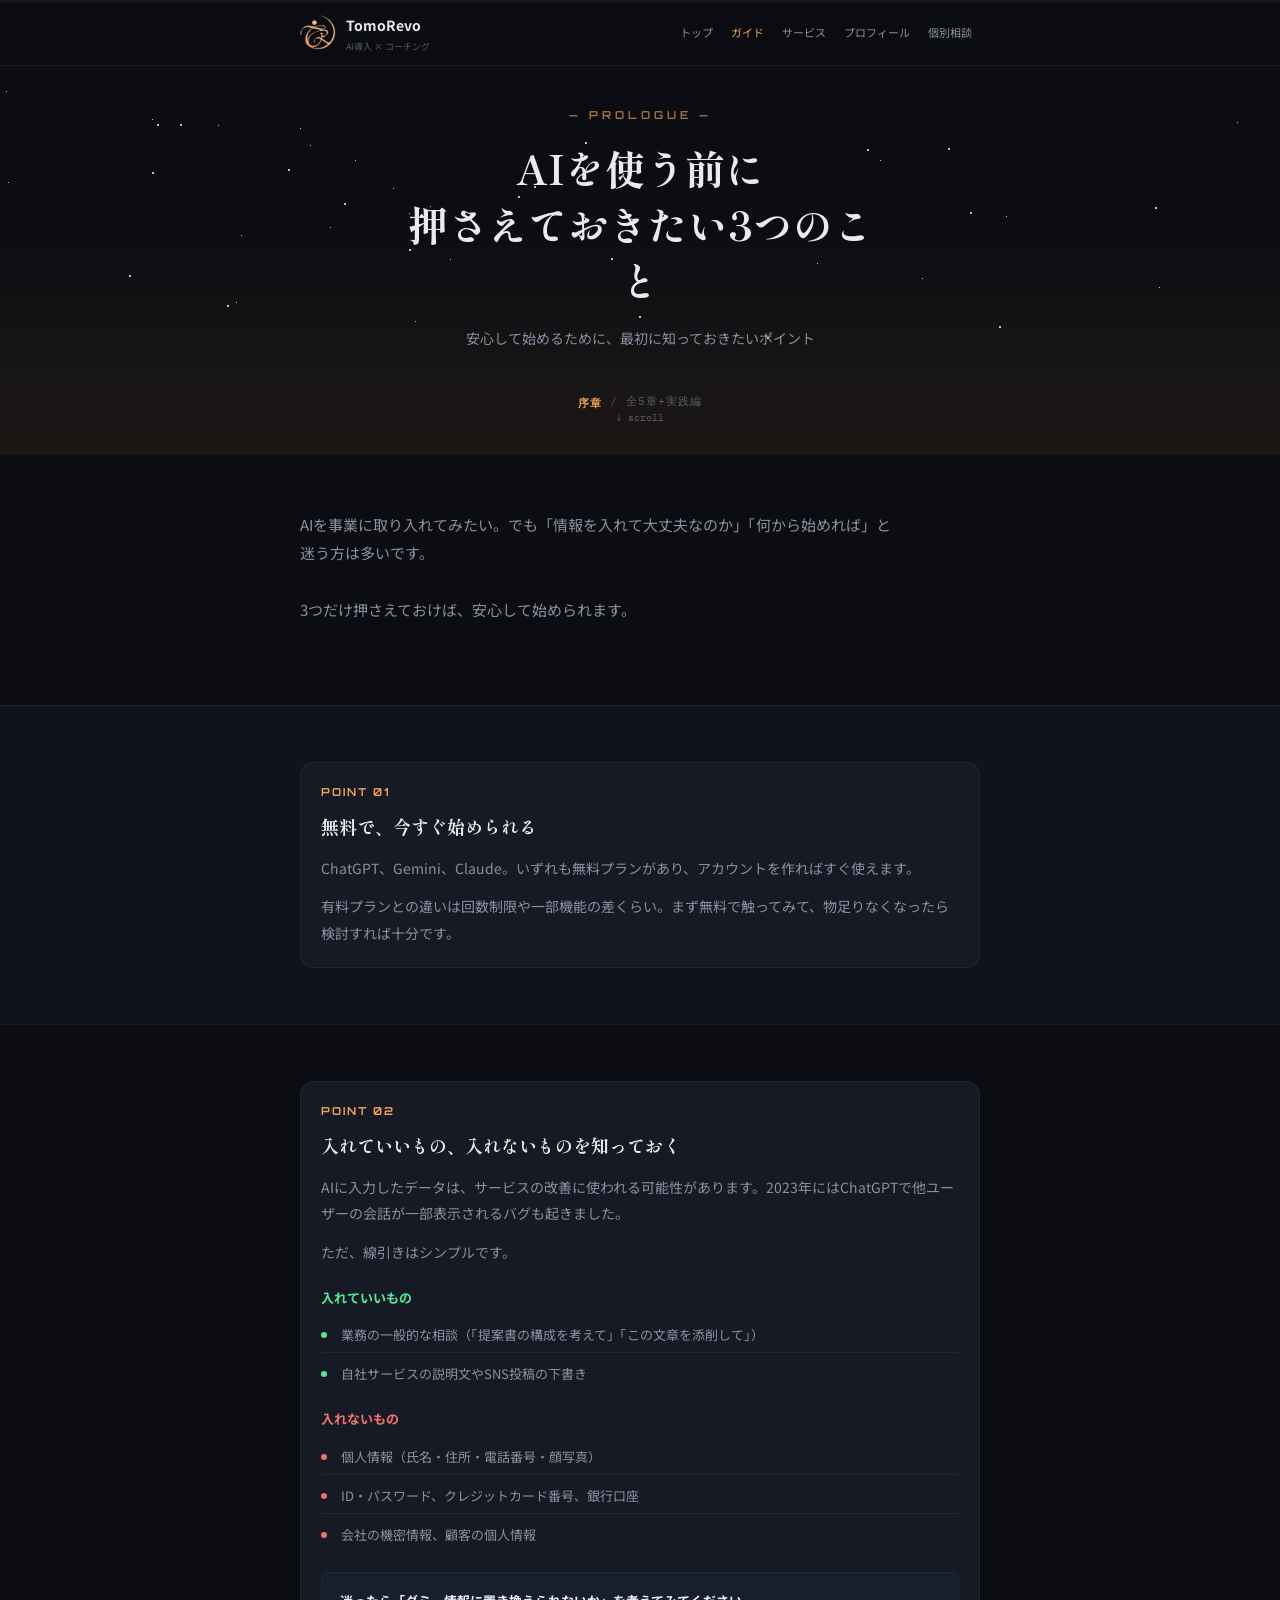
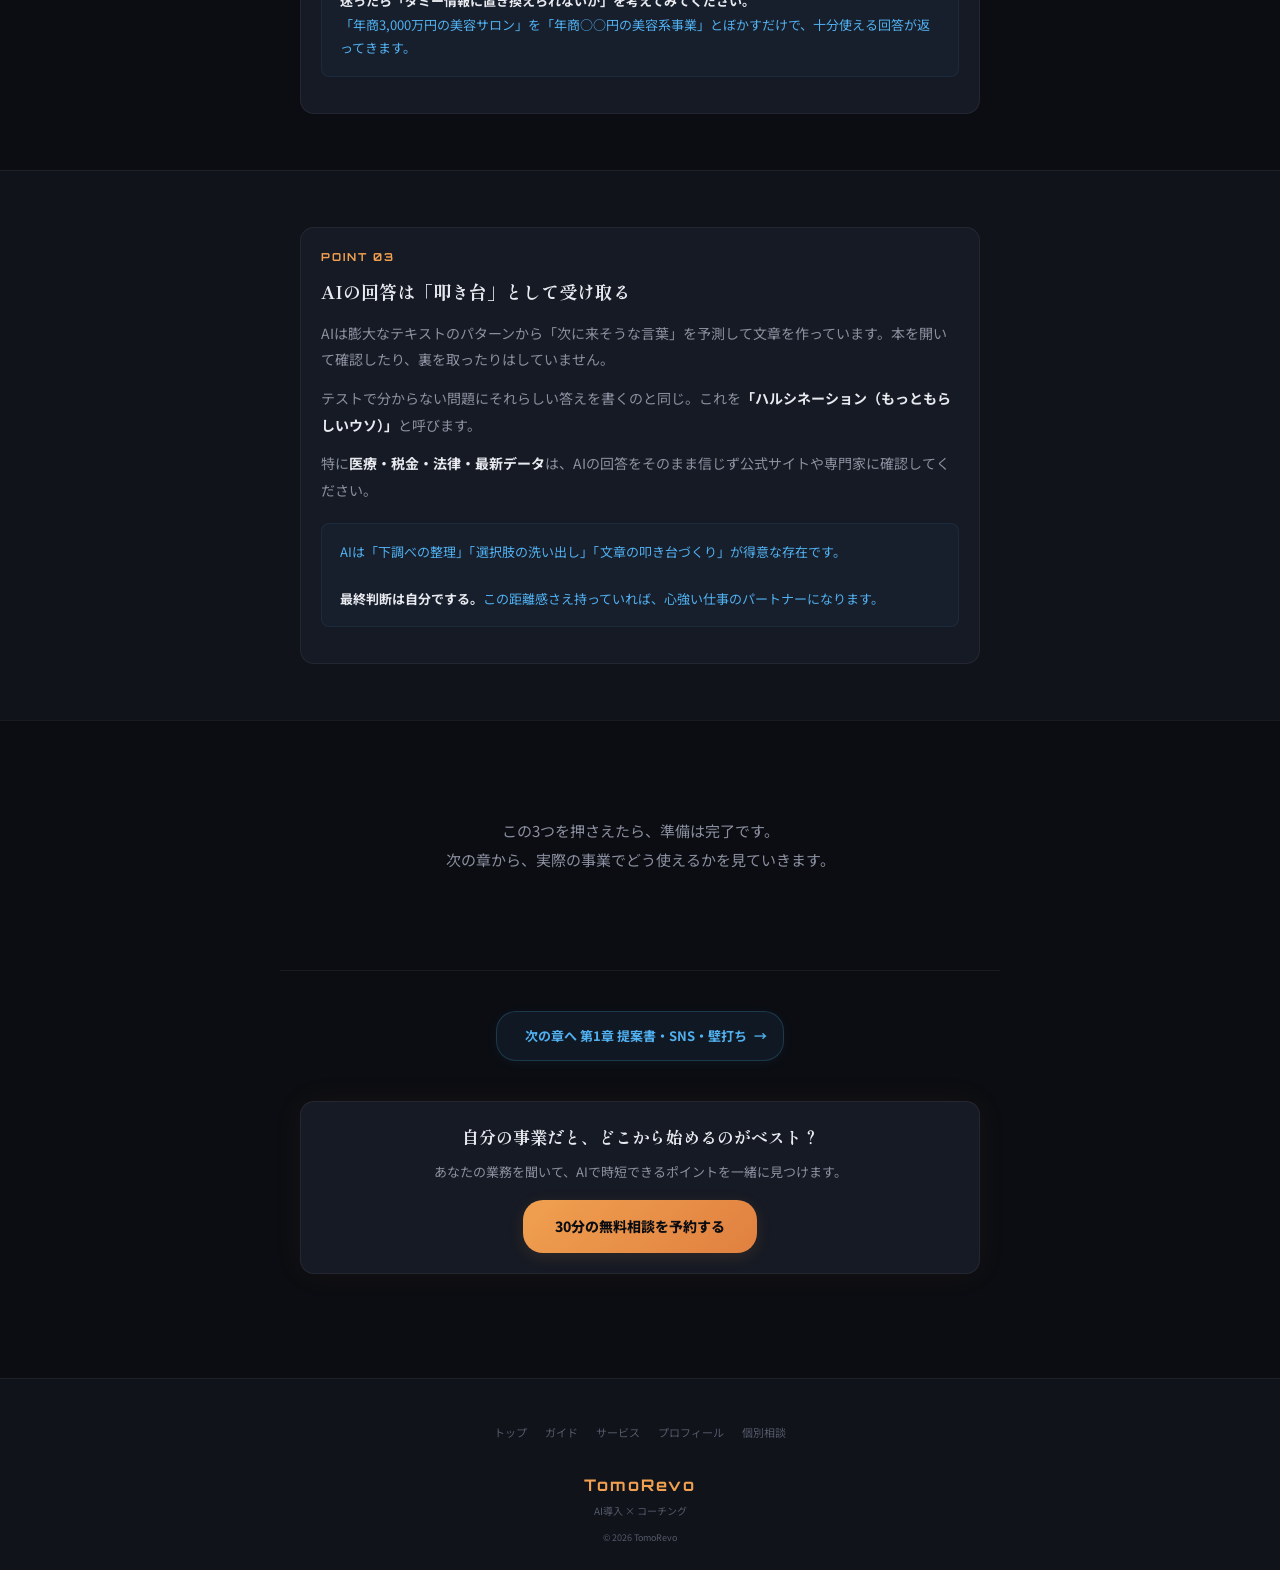
<file: guide/0/index.html>
<!DOCTYPE html>
<html lang="ja">
<head>
  <meta charset="UTF-8">
  <meta name="viewport" content="width=device-width, initial-scale=1.0">
  <title>序章 AIを使う前に押さえておきたい3つのこと | AI活用ガイド | TomoRevo</title>
  <link rel="preconnect" href="https://fonts.googleapis.com">
  <link rel="preconnect" href="https://fonts.gstatic.com" crossorigin>
  <link href="https://fonts.googleapis.com/css2?family=Orbitron:wght@400;500;600;700;800;900&family=Zen+Maru+Gothic:wght@400;500;700;900&family=Shippori+Mincho:wght@400;600;700;800&family=IBM+Plex+Mono:wght@400;500;600&family=Noto+Sans+JP:wght@400;500;600;700;800&display=swap" rel="stylesheet">
  <link rel="stylesheet" href="../../css/style.css">
  <style>
    .hero-dawn{position:absolute;bottom:0;left:0;right:0;height:60%;background:linear-gradient(180deg,transparent 0%,rgba(240,160,80,0.03) 40%,rgba(240,160,80,0.06) 70%,rgba(240,130,60,0.08) 100%);z-index:0}
    .hero-stars{position:absolute;inset:0;z-index:0}
    .hero-star{position:absolute;width:1px;height:1px;background:#fff;border-radius:50%;animation:twinkle var(--dur,4s) var(--delay,0s) ease-in-out infinite alternate}
    @keyframes twinkle{0%{opacity:.15}100%{opacity:.7}}
    .progress-bar-wrap{position:fixed;top:0;left:0;right:0;z-index:200;height:3px;background:rgba(255,255,255,0.04)}
    .progress-bar{height:100%;width:0%;background:linear-gradient(90deg,var(--accent),var(--accent2));transition:width .15s}
    .chapter-progress{display:inline-flex;align-items:center;gap:8px;font-family:var(--font-mono);font-size:11px;color:var(--text-d);letter-spacing:1px;margin-top:12px}
    .chapter-progress span{color:var(--accent);font-weight:600}
    .point-number{font-family:var(--font-ui);font-size:11px;font-weight:700;color:var(--accent);letter-spacing:2px;margin-bottom:8px}
    .point-title{font-family:var(--font-head);font-size:18px;font-weight:700;margin-bottom:12px}
    .point-body{font-size:14px;color:var(--text-s);line-height:1.9}
    .point-body strong{color:var(--text);font-weight:700}
    .data-list{margin:16px 0;padding:0}
    .data-list-title{font-size:13px;font-weight:700;margin-bottom:8px;display:flex;align-items:center;gap:6px}
    .data-list-title.ok{color:var(--success)}
    .data-list-title.ng{color:#f07070}
    .data-list ul{list-style:none;padding:0;margin:0;display:flex;flex-direction:column;gap:4px}
    .data-list li{font-size:13px;color:var(--text-s);line-height:1.7;padding:6px 0 6px 20px;position:relative;border-bottom:1px solid var(--border)}
    .data-list li:last-child{border-bottom:none}
    .data-list li::before{content:'';position:absolute;left:0;top:50%;transform:translateY(-50%);width:6px;height:6px;border-radius:50%}
    .data-list.ok-list li::before{background:var(--success)}
    .data-list.ng-list li::before{background:#f07070}
    .tip-box{padding:16px 18px;background:rgba(80,176,240,0.04);border:1px solid rgba(80,176,240,0.08);border-radius:var(--r);margin:16px 0;font-size:13px;color:var(--accent2);line-height:1.8}
    .tip-box strong{color:var(--text);font-weight:700}
    .closing-section{text-align:center;padding:40px 0}
    .closing-text{font-size:15px;color:var(--text-s);line-height:1.9;max-width:520px;margin:0 auto}
    .ch-footer{display:flex;flex-direction:column;gap:40px;padding:40px 0;border-top:1px solid var(--border)}
    .ch-footer-next{text-align:center}
    .ch-footer-cta{text-align:center;padding:20px;background:var(--bg-card);border-radius:var(--r-lg);border:1px solid var(--border)}
    .ch-footer-cta p{font-size:13px;color:var(--text-s);margin-bottom:8px}
    .ch-footer-req{text-align:center;margin-top:4px}
    .ch-footer-req a{font-size:12px;color:var(--text-d)}
    @keyframes fadeUp{from{opacity:0;transform:translateY(6px)}to{opacity:1}}
  </style>
</head>
<body>
  <div class="progress-bar-wrap"><div class="progress-bar" id="progress-bar"></div></div>

  <header class="site-header" id="site-header"></header>

  <section class="hero">
    <div class="hero-dawn"></div>
    <div class="hero-stars" id="hero-stars"></div>
    <div class="hero-content">
      <p class="hero-level">— PROLOGUE —</p>
      <h1 class="hero-title">AIを使う前に<br>押さえておきたい3つのこと</h1>
      <p class="hero-desc">安心して始めるために、最初に知っておきたいポイント</p>
      <div class="chapter-progress"><span>序章</span> / 全5章+実践編</div>
    </div>
    <div class="hero-scroll">↓ scroll</div>
  </section>

  <main>
    <!-- 導入 -->
    <section class="section">
      <div class="container">
        <p class="section-desc" style="font-size:15px;line-height:1.9;max-width:600px">AIを事業に取り入れてみたい。でも「情報を入れて大丈夫なのか」「何から始めれば」と迷う方は多いです。<br><br>3つだけ押さえておけば、安心して始められます。</p>
      </div>
    </section>

    <!-- ポイント1 -->
    <section class="section section-bg">
      <div class="container">
        <div class="card">
          <p class="point-number">POINT 01</p>
          <h2 class="point-title">無料で、今すぐ始められる</h2>
          <div class="point-body">
            <p>ChatGPT、Gemini、Claude。いずれも無料プランがあり、アカウントを作ればすぐ使えます。</p>
            <p style="margin-top:12px">有料プランとの違いは回数制限や一部機能の差くらい。まず無料で触ってみて、物足りなくなったら検討すれば十分です。</p>
          </div>
        </div>
      </div>
    </section>

    <!-- ポイント2 -->
    <section class="section">
      <div class="container">
        <div class="card">
          <p class="point-number">POINT 02</p>
          <h2 class="point-title">入れていいもの、入れないものを知っておく</h2>
          <div class="point-body">
            <p>AIに入力したデータは、サービスの改善に使われる可能性があります。2023年にはChatGPTで他ユーザーの会話が一部表示されるバグも起きました。</p>
            <p style="margin-top:12px">ただ、線引きはシンプルです。</p>

            <div class="data-list ok-list" style="margin-top:20px">
              <p class="data-list-title ok">入れていいもの</p>
              <ul>
                <li>業務の一般的な相談（「提案書の構成を考えて」「この文章を添削して」）</li>
                <li>自社サービスの説明文やSNS投稿の下書き</li>
              </ul>
            </div>

            <div class="data-list ng-list" style="margin-top:16px">
              <p class="data-list-title ng">入れないもの</p>
              <ul>
                <li>個人情報（氏名・住所・電話番号・顔写真）</li>
                <li>ID・パスワード、クレジットカード番号、銀行口座</li>
                <li>会社の機密情報、顧客の個人情報</li>
              </ul>
            </div>

            <div class="tip-box" style="margin-top:20px">
              <strong>迷ったら「ダミー情報に置き換えられないか」を考えてみてください。</strong><br>
              「年商3,000万円の美容サロン」を「年商○○円の美容系事業」とぼかすだけで、十分使える回答が返ってきます。
            </div>
          </div>
        </div>
      </div>
    </section>

    <!-- ポイント3 -->
    <section class="section section-bg">
      <div class="container">
        <div class="card">
          <p class="point-number">POINT 03</p>
          <h2 class="point-title">AIの回答は「叩き台」として受け取る</h2>
          <div class="point-body">
            <p>AIは膨大なテキストのパターンから「次に来そうな言葉」を予測して文章を作っています。本を開いて確認したり、裏を取ったりはしていません。</p>
            <p style="margin-top:12px">テストで分からない問題にそれらしい答えを書くのと同じ。これを<strong>「ハルシネーション（もっともらしいウソ）」</strong>と呼びます。</p>
            <p style="margin-top:12px">特に<strong>医療・税金・法律・最新データ</strong>は、AIの回答をそのまま信じず公式サイトや専門家に確認してください。</p>

            <div class="tip-box" style="margin-top:20px">
              AIは「下調べの整理」「選択肢の洗い出し」「文章の叩き台づくり」が得意な存在です。<br><br>
              <strong>最終判断は自分でする。</strong>この距離感さえ持っていれば、心強い仕事のパートナーになります。
            </div>
          </div>
        </div>
      </div>
    </section>

    <!-- 締め -->
    <section class="section">
      <div class="container">
        <div class="closing-section">
          <p class="closing-text">この3つを押さえたら、準備は完了です。<br>次の章から、実際の事業でどう使えるかを見ていきます。</p>
        </div>
      </div>
    </section>

    <!-- 章末フッター -->
    <div class="ch-footer container">
      <div class="ch-footer-next">
        <a href="../1/index.html" class="btn-secondary btn-next">次の章へ  第1章 提案書・SNS・壁打ち</a>
      </div>
      <div class="ch-footer-cta cta-strong">
        <p class="cta-lead">自分の事業だと、どこから始めるのがベスト？</p>
        <p class="cta-sub">あなたの業務を聞いて、AIで時短できるポイントを一緒に見つけます。</p>
        <a href="../../consultation/index.html" class="btn-primary">30分の無料相談を予約する</a>
      </div>
    </div>
  </main>

  <footer class="site-footer" id="site-footer"></footer>

  <script>
  document.addEventListener('DOMContentLoaded',()=>{
    // Stars
    const sc=document.getElementById('hero-stars');
    if(sc){for(let i=0;i<40;i++){const s=document.createElement('div');s.className='hero-star';s.style.left=Math.random()*100+'%';s.style.top=Math.random()*70+'%';s.style.setProperty('--dur',(3+Math.random()*5)+'s');s.style.setProperty('--delay',Math.random()*4+'s');s.style.width=s.style.height=(Math.random()>.7?'2px':'1px');sc.appendChild(s);}}
    // Progress bar (scroll-based)
    window.addEventListener('scroll',()=>{const h=document.documentElement;document.getElementById('progress-bar').style.width=(h.scrollTop/(h.scrollHeight-h.clientHeight)*100)+'%';});
  });
  </script>
  <script src="../../js/config.js"></script>
  <script src="../../js/components.js"></script>
</body>
</html>
</file>
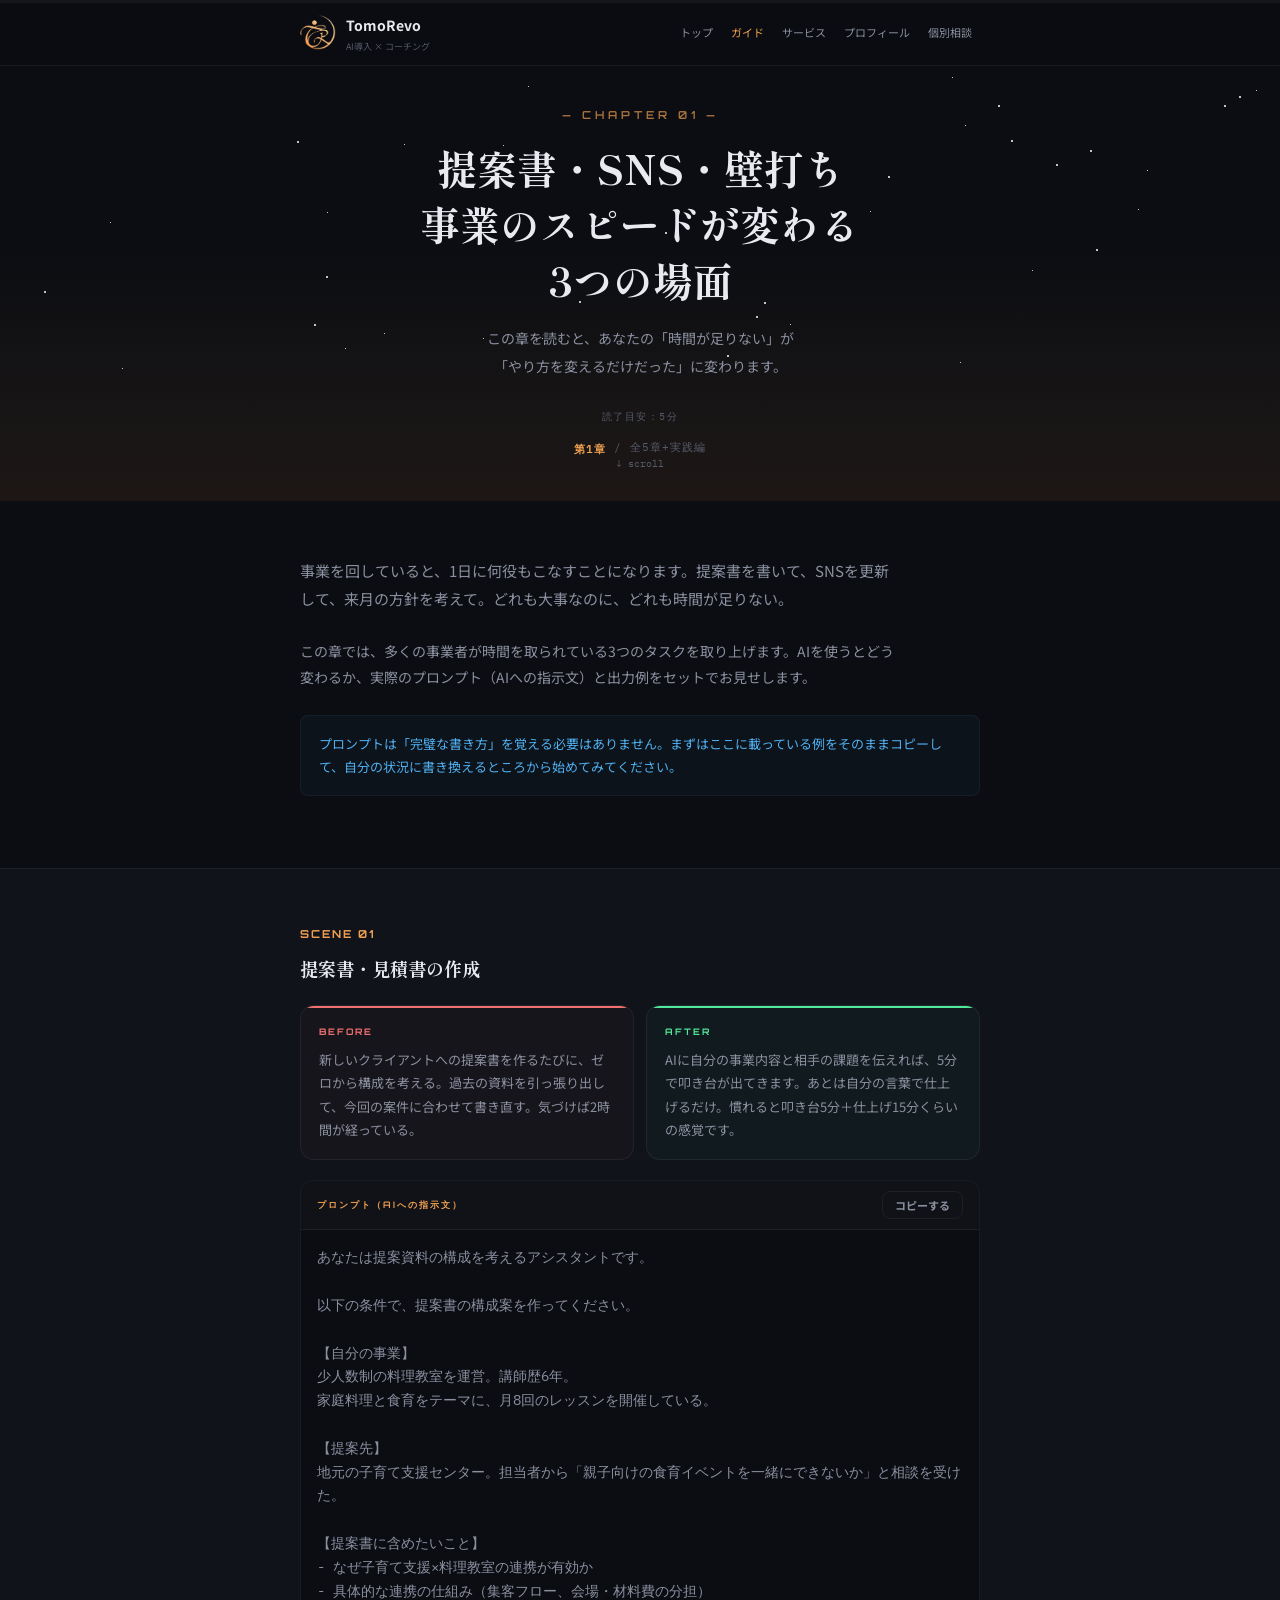
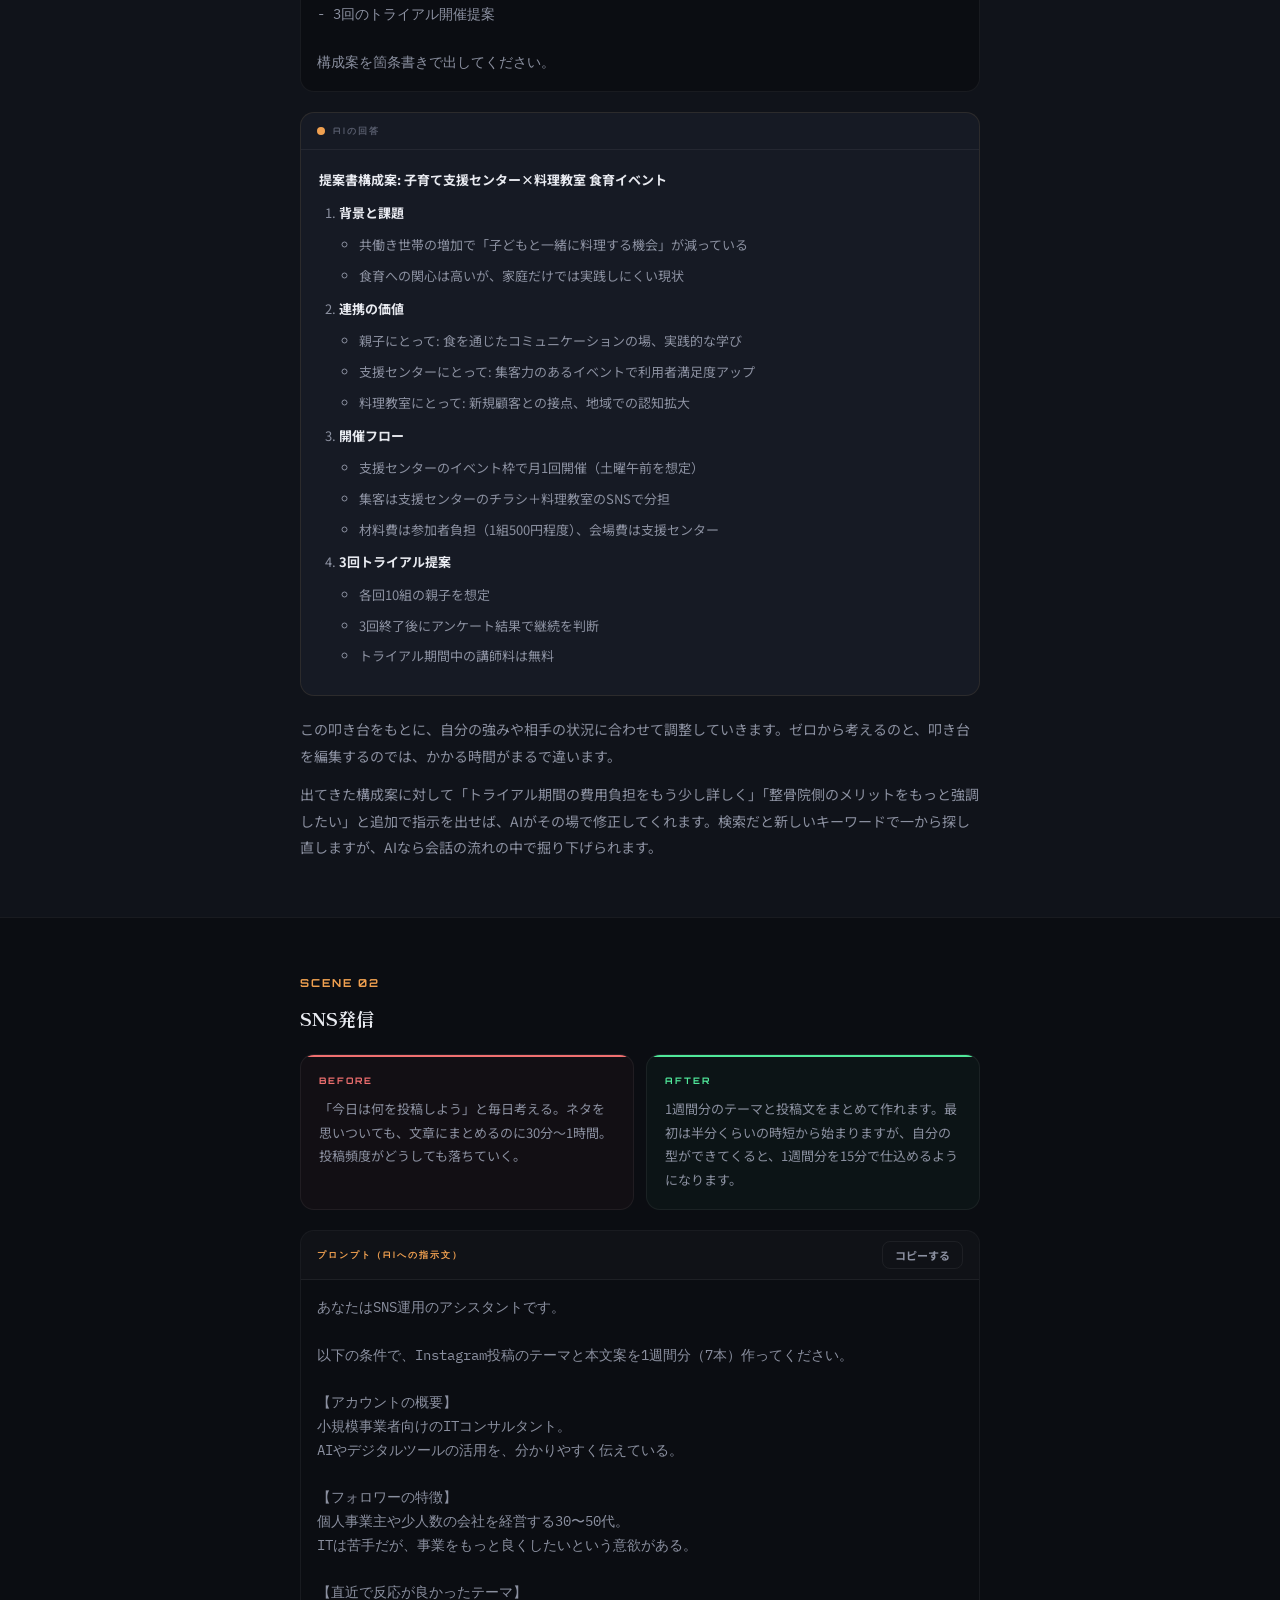
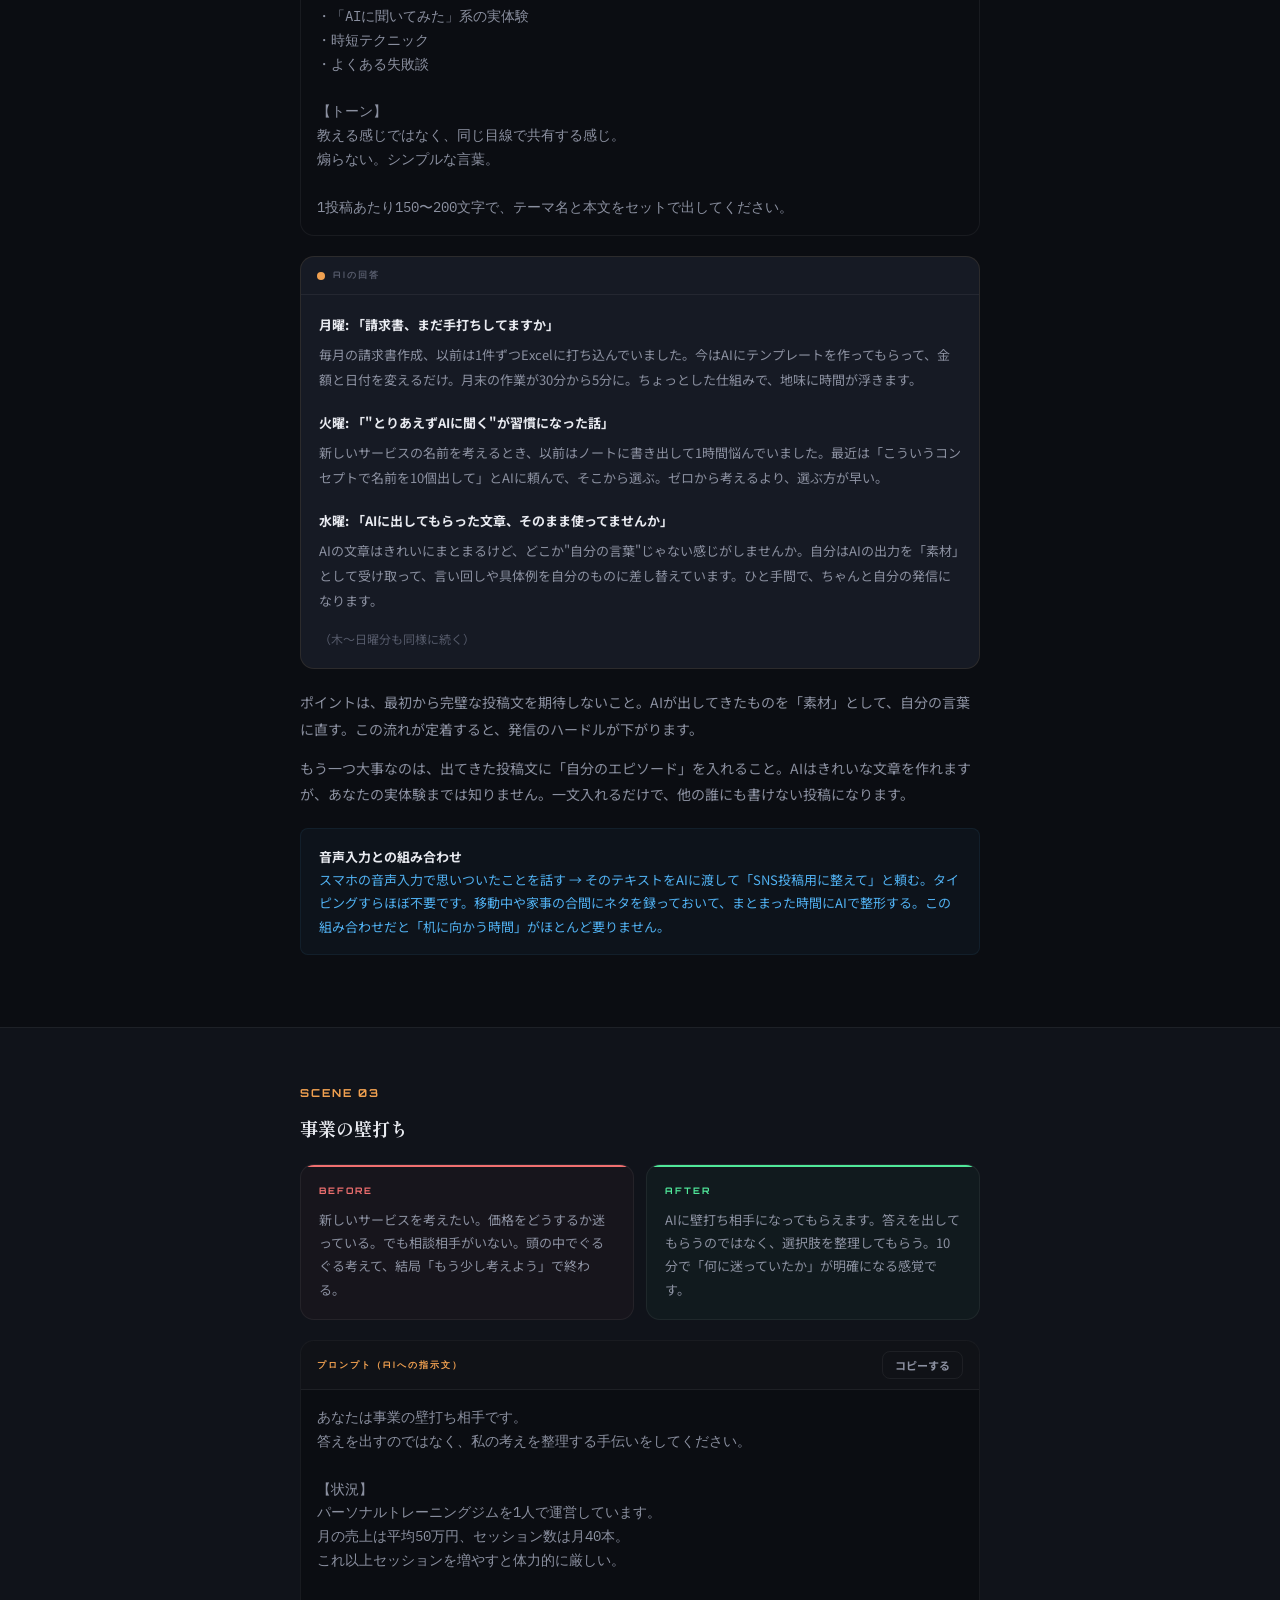
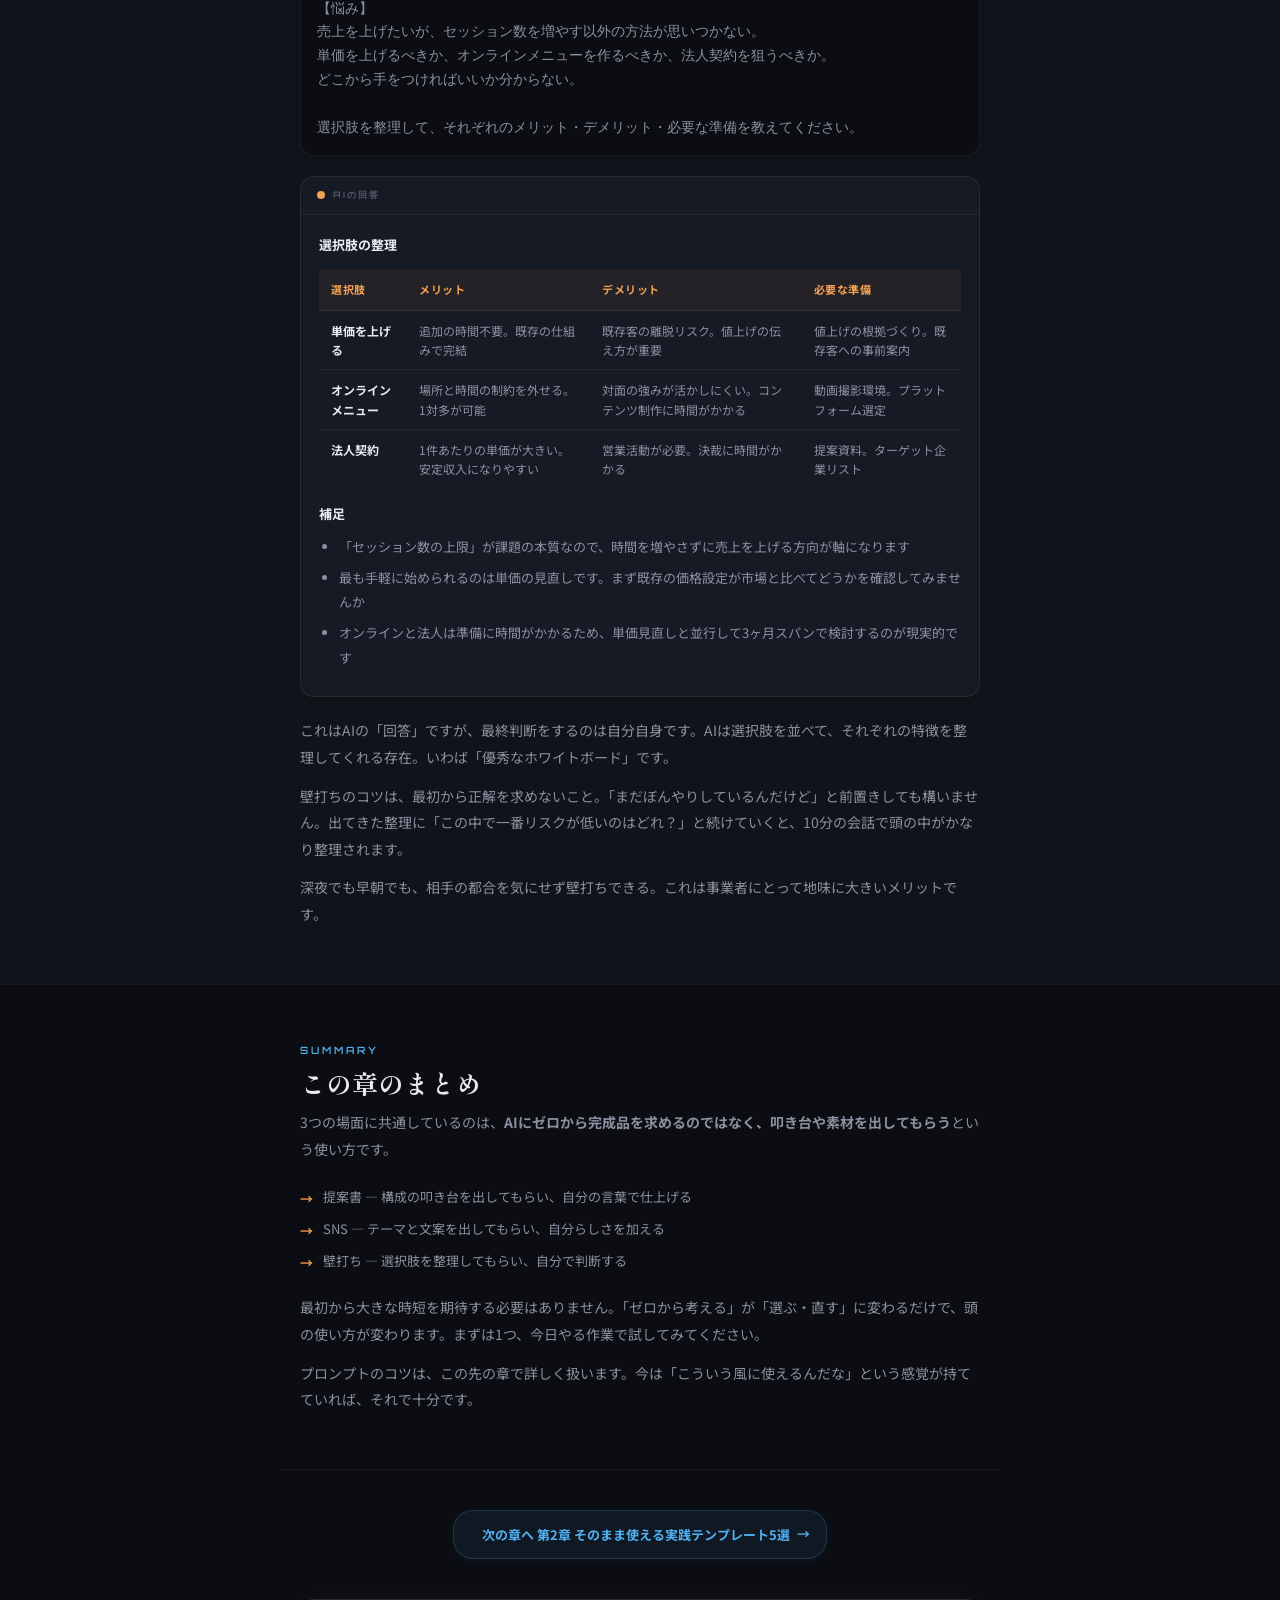
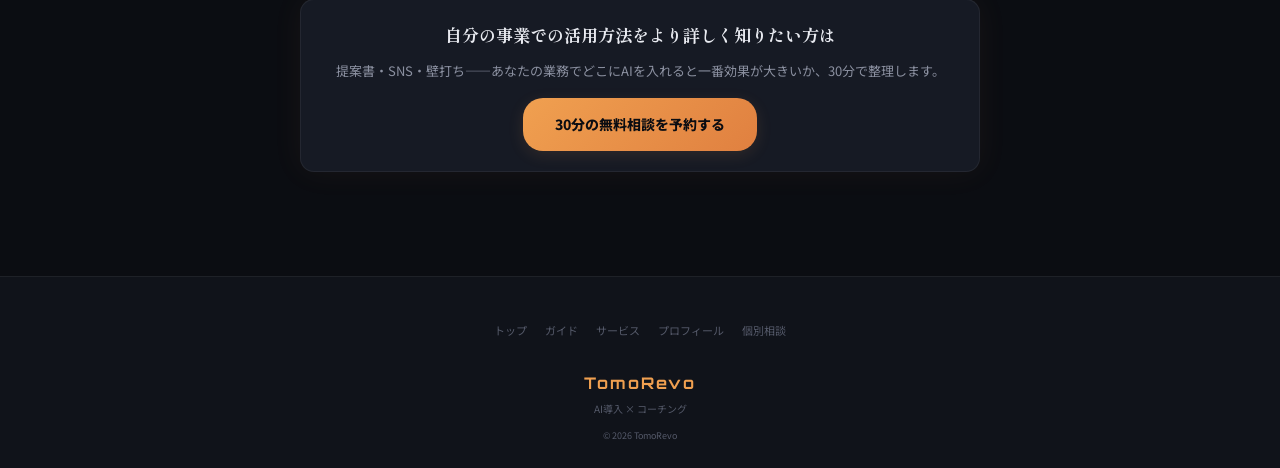
<file: guide/1/index.html>
<!DOCTYPE html>
<html lang="ja">
<head>
  <meta charset="UTF-8">
  <meta name="viewport" content="width=device-width, initial-scale=1.0">
  <title>第1章 提案書・SNS・壁打ち | AI活用ガイド | TomoRevo</title>
  <meta name="description" content="AIで事業のスピードが変わる3つの場面。提案書・SNS発信・壁打ちのビフォーアフターを実際のプロンプト付きで紹介。">
  <link rel="preconnect" href="https://fonts.googleapis.com">
  <link rel="preconnect" href="https://fonts.gstatic.com" crossorigin>
  <link href="https://fonts.googleapis.com/css2?family=Orbitron:wght@400;500;600;700;800;900&family=Zen+Maru+Gothic:wght@400;500;700;900&family=Shippori+Mincho:wght@400;600;700;800&family=IBM+Plex+Mono:wght@400;500;600&family=Noto+Sans+JP:wght@400;500;600;700;800&display=swap" rel="stylesheet">
  <link rel="stylesheet" href="../../css/style.css">
  <style>
    .hero-dawn{position:absolute;bottom:0;left:0;right:0;height:60%;background:linear-gradient(180deg,transparent 0%,rgba(240,160,80,0.03) 40%,rgba(240,160,80,0.06) 70%,rgba(240,130,60,0.08) 100%);z-index:0}
    .hero-stars{position:absolute;inset:0;z-index:0}
    .hero-star{position:absolute;width:1px;height:1px;background:#fff;border-radius:50%;animation:twinkle var(--dur,4s) var(--delay,0s) ease-in-out infinite alternate}
    @keyframes twinkle{0%{opacity:.15}100%{opacity:.7}}
    .progress-bar-wrap{position:fixed;top:0;left:0;right:0;z-index:200;height:3px;background:rgba(255,255,255,0.04)}
    .progress-bar{height:100%;width:0%;background:linear-gradient(90deg,var(--accent),var(--accent2));transition:width .15s}
    .chapter-progress{display:inline-flex;align-items:center;gap:8px;font-family:var(--font-mono);font-size:11px;color:var(--text-d);letter-spacing:1px;margin-top:12px}
    .chapter-progress span{color:var(--accent);font-weight:600}
    .ba-grid{display:grid;grid-template-columns:1fr;gap:12px;margin:20px 0}
    @media(min-width:540px){.ba-grid{grid-template-columns:1fr 1fr}}
    .ba-card{padding:18px;border-radius:var(--r-lg);border:1px solid var(--border);position:relative;overflow:hidden}
    .ba-card::before{content:'';position:absolute;top:0;left:0;right:0;height:2px}
    .ba-card.before{background:rgba(240,112,112,0.03)}.ba-card.before::before{background:#f07070}
    .ba-card.after{background:rgba(80,232,154,0.03)}.ba-card.after::before{background:var(--success)}
    .ba-label{font-family:var(--font-ui);font-size:9px;font-weight:700;letter-spacing:2px;margin-bottom:8px}
    .ba-card.before .ba-label{color:#f07070}
    .ba-card.after .ba-label{color:var(--success)}
    .ba-body{font-size:13px;color:var(--text-s);line-height:1.8}
    .prompt-block{position:relative;margin:20px 0;background:var(--bg);border:1px solid var(--border);border-radius:var(--r-lg);overflow:hidden}
    .prompt-header{display:flex;align-items:center;justify-content:space-between;padding:10px 16px;background:rgba(255,255,255,0.02);border-bottom:1px solid var(--border)}
    .prompt-label{font-family:var(--font-ui);font-size:9px;font-weight:600;color:var(--accent);letter-spacing:2px}
    .prompt-copy{padding:5px 12px;border-radius:var(--r);font-size:11px;font-weight:700;border:1px solid var(--border);color:var(--text-s);cursor:pointer;transition:all .2s;background:transparent}
    .prompt-copy:hover{border-color:var(--border-g);color:var(--text)}
    .prompt-copy.copied{background:var(--success-g);color:var(--success);border-color:rgba(80,232,154,0.15)}
    .prompt-text{padding:16px;font-family:var(--font-mono);font-size:14px;color:var(--text-s);line-height:1.7;white-space:pre-wrap;word-break:break-all;overflow-x:auto}
    .ai-output{margin:20px 0;background:var(--bg-card);border:1px solid var(--border-g);border-radius:var(--r-lg);overflow:hidden}
    .ai-output-header{padding:10px 16px;border-bottom:1px solid var(--border);display:flex;align-items:center;gap:8px}
    .ai-output-dot{width:8px;height:8px;border-radius:50%;background:var(--accent)}
    .ai-output-label{font-family:var(--font-ui);font-size:9px;font-weight:600;color:var(--text-d);letter-spacing:2px}
    .ai-output-body{padding:18px;font-size:13px;color:var(--text-s);line-height:1.9}
    .ai-output-body strong{color:var(--text);font-weight:700}
    .ai-output-body ol,.ai-output-body ul{padding-left:20px;margin:8px 0}
    .ai-output-body li{margin-bottom:6px}
    .ai-table-wrap{overflow-x:auto;margin:12px 0}
    .ai-table{width:100%;border-collapse:collapse;font-size:12px}
    .ai-table th{background:rgba(240,160,80,0.06);color:var(--accent);font-weight:700;text-align:left;padding:10px 12px;border-bottom:1px solid var(--border-g);font-size:11px;letter-spacing:0.5px}
    .ai-table td{padding:10px 12px;border-bottom:1px solid var(--border);color:var(--text-s);line-height:1.6;vertical-align:top}
    .ai-table tr:last-child td{border-bottom:none}
    .tip-box{padding:16px 18px;background:rgba(80,176,240,0.04);border:1px solid rgba(80,176,240,0.08);border-radius:var(--r);margin:16px 0;font-size:13px;color:var(--accent2);line-height:1.8}
    .tip-box strong{color:var(--text);font-weight:700}
    .scene-number{font-family:var(--font-ui);font-size:11px;font-weight:700;color:var(--accent);letter-spacing:2px;margin-bottom:8px}
    .scene-title{font-family:var(--font-head);font-size:18px;font-weight:700;margin-bottom:12px}
    .scene-body{font-size:14px;color:var(--text-s);line-height:1.9}
    .scene-body strong{color:var(--text)}
    .summary-list{display:flex;flex-direction:column;gap:8px;margin:16px 0}
    .summary-item{display:flex;align-items:flex-start;gap:10px;font-size:13px;color:var(--text-s);line-height:1.7}
    .summary-arrow{color:var(--accent);font-weight:700;flex-shrink:0;margin-top:2px}
    .ch-footer{display:flex;flex-direction:column;gap:40px;padding:40px 0;border-top:1px solid var(--border)}
    .ch-footer-next{text-align:center}
    .ch-footer-cta{text-align:center;padding:20px;background:var(--bg-card);border-radius:var(--r-lg);border:1px solid var(--border)}
    .ch-footer-cta p{font-size:13px;color:var(--text-s);margin-bottom:8px}
    .ch-footer-req{text-align:center;margin-top:4px}
    .ch-footer-req a{font-size:12px;color:var(--text-d)}
  </style>
</head>
<body>
  <div class="progress-bar-wrap"><div class="progress-bar" id="progress-bar"></div></div>

  <header class="site-header" id="site-header"></header>

  <section class="hero">
    <div class="hero-dawn"></div>
    <div class="hero-stars" id="hero-stars"></div>
    <div class="hero-content">
      <p class="hero-level">— CHAPTER 01 —</p>
      <h1 class="hero-title">提案書・SNS・壁打ち<br>事業のスピードが変わる<br>3つの場面</h1>
      <p class="hero-desc">この章を読むと、あなたの「時間が足りない」が<br>「やり方を変えるだけだった」に変わります。</p>
      <p style="font-family:var(--font-mono);font-size:10px;color:var(--text-d);letter-spacing:1.5px">読了目安：5分</p>
      <div class="chapter-progress"><span>第1章</span> / 全5章+実践編</div>
    </div>
    <div class="hero-scroll">↓ scroll</div>
  </section>

  <main>
    <section class="section">
      <div class="container">
        <p class="section-desc" style="font-size:15px;line-height:1.9;max-width:600px">事業を回していると、1日に何役もこなすことになります。提案書を書いて、SNSを更新して、来月の方針を考えて。どれも大事なのに、どれも時間が足りない。</p>
        <p class="section-desc" style="font-size:14px;line-height:1.9;max-width:600px;margin-top:12px">この章では、多くの事業者が時間を取られている3つのタスクを取り上げます。AIを使うとどう変わるか、実際のプロンプト（AIへの指示文）と出力例をセットでお見せします。</p>
        <div class="tip-box" style="margin-top:20px">プロンプトは「完璧な書き方」を覚える必要はありません。まずはここに載っている例をそのままコピーして、自分の状況に書き換えるところから始めてみてください。</div>
      </div>
    </section>

    <section class="section section-bg">
      <div class="container">
        <p class="scene-number">SCENE 01</p>
        <h2 class="scene-title">提案書・見積書の作成</h2>
        <div class="ba-grid">
          <div class="ba-card before"><p class="ba-label">BEFORE</p><p class="ba-body">新しいクライアントへの提案書を作るたびに、ゼロから構成を考える。過去の資料を引っ張り出して、今回の案件に合わせて書き直す。気づけば2時間が経っている。</p></div>
          <div class="ba-card after"><p class="ba-label">AFTER</p><p class="ba-body">AIに自分の事業内容と相手の課題を伝えれば、5分で叩き台が出てきます。あとは自分の言葉で仕上げるだけ。慣れると叩き台5分＋仕上げ15分くらいの感覚です。</p></div>
        </div>
        <div class="prompt-block">
          <div class="prompt-header"><span class="prompt-label">プロンプト（AIへの指示文）</span><button class="prompt-copy" onclick="copyPrompt(this)">コピーする</button></div>
          <div class="prompt-text">あなたは提案資料の構成を考えるアシスタントです。

以下の条件で、提案書の構成案を作ってください。

【自分の事業】
少人数制の料理教室を運営。講師歴6年。
家庭料理と食育をテーマに、月8回のレッスンを開催している。

【提案先】
地元の子育て支援センター。担当者から「親子向けの食育イベントを一緒にできないか」と相談を受けた。

【提案書に含めたいこと】
- なぜ子育て支援×料理教室の連携が有効か
- 具体的な連携の仕組み（集客フロー、会場・材料費の分担）
- 3回のトライアル開催提案

構成案を箇条書きで出してください。</div>
        </div>
        <div class="ai-output">
          <div class="ai-output-header"><span class="ai-output-dot"></span><span class="ai-output-label">AIの回答</span></div>
          <div class="ai-output-body">
            <strong>提案書構成案: 子育て支援センター×料理教室 食育イベント</strong>
            <ol>
              <li><strong>背景と課題</strong><ul><li>共働き世帯の増加で「子どもと一緒に料理する機会」が減っている</li><li>食育への関心は高いが、家庭だけでは実践しにくい現状</li></ul></li>
              <li><strong>連携の価値</strong><ul><li>親子にとって: 食を通じたコミュニケーションの場、実践的な学び</li><li>支援センターにとって: 集客力のあるイベントで利用者満足度アップ</li><li>料理教室にとって: 新規顧客との接点、地域での認知拡大</li></ul></li>
              <li><strong>開催フロー</strong><ul><li>支援センターのイベント枠で月1回開催（土曜午前を想定）</li><li>集客は支援センターのチラシ＋料理教室のSNSで分担</li><li>材料費は参加者負担（1組500円程度）、会場費は支援センター</li></ul></li>
              <li><strong>3回トライアル提案</strong><ul><li>各回10組の親子を想定</li><li>3回終了後にアンケート結果で継続を判断</li><li>トライアル期間中の講師料は無料</li></ul></li>
            </ol>
          </div>
        </div>
        <div class="scene-body" style="margin-top:16px">
          <p>この叩き台をもとに、自分の強みや相手の状況に合わせて調整していきます。ゼロから考えるのと、叩き台を編集するのでは、かかる時間がまるで違います。</p>
          <p style="margin-top:12px">出てきた構成案に対して「トライアル期間の費用負担をもう少し詳しく」「整骨院側のメリットをもっと強調したい」と追加で指示を出せば、AIがその場で修正してくれます。検索だと新しいキーワードで一から探し直しますが、AIなら会話の流れの中で掘り下げられます。</p>
        </div>
      </div>
    </section>

    <section class="section">
      <div class="container">
        <p class="scene-number">SCENE 02</p>
        <h2 class="scene-title">SNS発信</h2>
        <div class="ba-grid">
          <div class="ba-card before"><p class="ba-label">BEFORE</p><p class="ba-body">「今日は何を投稿しよう」と毎日考える。ネタを思いついても、文章にまとめるのに30分〜1時間。投稿頻度がどうしても落ちていく。</p></div>
          <div class="ba-card after"><p class="ba-label">AFTER</p><p class="ba-body">1週間分のテーマと投稿文をまとめて作れます。最初は半分くらいの時短から始まりますが、自分の型ができてくると、1週間分を15分で仕込めるようになります。</p></div>
        </div>
        <div class="prompt-block">
          <div class="prompt-header"><span class="prompt-label">プロンプト（AIへの指示文）</span><button class="prompt-copy" onclick="copyPrompt(this)">コピーする</button></div>
          <div class="prompt-text">あなたはSNS運用のアシスタントです。

以下の条件で、Instagram投稿のテーマと本文案を1週間分（7本）作ってください。

【アカウントの概要】
小規模事業者向けのITコンサルタント。
AIやデジタルツールの活用を、分かりやすく伝えている。

【フォロワーの特徴】
個人事業主や少人数の会社を経営する30〜50代。
ITは苦手だが、事業をもっと良くしたいという意欲がある。

【直近で反応が良かったテーマ】
・「AIに聞いてみた」系の実体験
・時短テクニック
・よくある失敗談

【トーン】
教える感じではなく、同じ目線で共有する感じ。
煽らない。シンプルな言葉。

1投稿あたり150〜200文字で、テーマ名と本文をセットで出してください。</div>
        </div>
        <div class="ai-output">
          <div class="ai-output-header"><span class="ai-output-dot"></span><span class="ai-output-label">AIの回答</span></div>
          <div class="ai-output-body">
            <strong>月曜: 「請求書、まだ手打ちしてますか」</strong>
            <p style="margin-top:6px">毎月の請求書作成、以前は1件ずつExcelに打ち込んでいました。今はAIにテンプレートを作ってもらって、金額と日付を変えるだけ。月末の作業が30分から5分に。ちょっとした仕組みで、地味に時間が浮きます。</p>
            <strong style="display:block;margin-top:18px">火曜: 「"とりあえずAIに聞く"が習慣になった話」</strong>
            <p style="margin-top:6px">新しいサービスの名前を考えるとき、以前はノートに書き出して1時間悩んでいました。最近は「こういうコンセプトで名前を10個出して」とAIに頼んで、そこから選ぶ。ゼロから考えるより、選ぶ方が早い。</p>
            <strong style="display:block;margin-top:18px">水曜: 「AIに出してもらった文章、そのまま使ってませんか」</strong>
            <p style="margin-top:6px">AIの文章はきれいにまとまるけど、どこか"自分の言葉"じゃない感じがしませんか。自分はAIの出力を「素材」として受け取って、言い回しや具体例を自分のものに差し替えています。ひと手間で、ちゃんと自分の発信になります。</p>
            <p style="margin-top:14px;color:var(--text-d);font-size:12px">（木〜日曜分も同様に続く）</p>
          </div>
        </div>
        <div class="scene-body" style="margin-top:16px">
          <p>ポイントは、最初から完璧な投稿文を期待しないこと。AIが出してきたものを「素材」として、自分の言葉に直す。この流れが定着すると、発信のハードルが下がります。</p>
          <p style="margin-top:12px">もう一つ大事なのは、出てきた投稿文に「自分のエピソード」を入れること。AIはきれいな文章を作れますが、あなたの実体験までは知りません。一文入れるだけで、他の誰にも書けない投稿になります。</p>
        </div>
        <div class="tip-box" style="margin-top:20px"><strong>音声入力との組み合わせ</strong><br>スマホの音声入力で思いついたことを話す → そのテキストをAIに渡して「SNS投稿用に整えて」と頼む。タイピングすらほぼ不要です。移動中や家事の合間にネタを録っておいて、まとまった時間にAIで整形する。この組み合わせだと「机に向かう時間」がほとんど要りません。</div>
      </div>
    </section>

    <section class="section section-bg">
      <div class="container">
        <p class="scene-number">SCENE 03</p>
        <h2 class="scene-title">事業の壁打ち</h2>
        <div class="ba-grid">
          <div class="ba-card before"><p class="ba-label">BEFORE</p><p class="ba-body">新しいサービスを考えたい。価格をどうするか迷っている。でも相談相手がいない。頭の中でぐるぐる考えて、結局「もう少し考えよう」で終わる。</p></div>
          <div class="ba-card after"><p class="ba-label">AFTER</p><p class="ba-body">AIに壁打ち相手になってもらえます。答えを出してもらうのではなく、選択肢を整理してもらう。10分で「何に迷っていたか」が明確になる感覚です。</p></div>
        </div>
        <div class="prompt-block">
          <div class="prompt-header"><span class="prompt-label">プロンプト（AIへの指示文）</span><button class="prompt-copy" onclick="copyPrompt(this)">コピーする</button></div>
          <div class="prompt-text">あなたは事業の壁打ち相手です。
答えを出すのではなく、私の考えを整理する手伝いをしてください。

【状況】
パーソナルトレーニングジムを1人で運営しています。
月の売上は平均50万円、セッション数は月40本。
これ以上セッションを増やすと体力的に厳しい。

【悩み】
売上を上げたいが、セッション数を増やす以外の方法が思いつかない。
単価を上げるべきか、オンラインメニューを作るべきか、法人契約を狙うべきか。
どこから手をつければいいか分からない。

選択肢を整理して、それぞれのメリット・デメリット・必要な準備を教えてください。</div>
        </div>
        <div class="ai-output">
          <div class="ai-output-header"><span class="ai-output-dot"></span><span class="ai-output-label">AIの回答</span></div>
          <div class="ai-output-body">
            <strong>選択肢の整理</strong>
            <div class="ai-table-wrap">
              <table class="ai-table">
                <thead><tr><th>選択肢</th><th>メリット</th><th>デメリット</th><th>必要な準備</th></tr></thead>
                <tbody>
                  <tr><td><strong>単価を上げる</strong></td><td>追加の時間不要。既存の仕組みで完結</td><td>既存客の離脱リスク。値上げの伝え方が重要</td><td>値上げの根拠づくり。既存客への事前案内</td></tr>
                  <tr><td><strong>オンラインメニュー</strong></td><td>場所と時間の制約を外せる。1対多が可能</td><td>対面の強みが活かしにくい。コンテンツ制作に時間がかかる</td><td>動画撮影環境。プラットフォーム選定</td></tr>
                  <tr><td><strong>法人契約</strong></td><td>1件あたりの単価が大きい。安定収入になりやすい</td><td>営業活動が必要。決裁に時間がかかる</td><td>提案資料。ターゲット企業リスト</td></tr>
                </tbody>
              </table>
            </div>
            <p style="margin-top:14px"><strong>補足</strong></p>
            <ul>
              <li>「セッション数の上限」が課題の本質なので、時間を増やさずに売上を上げる方向が軸になります</li>
              <li>最も手軽に始められるのは単価の見直しです。まず既存の価格設定が市場と比べてどうかを確認してみませんか</li>
              <li>オンラインと法人は準備に時間がかかるため、単価見直しと並行して3ヶ月スパンで検討するのが現実的です</li>
            </ul>
          </div>
        </div>
        <div class="scene-body" style="margin-top:16px">
          <p>これはAIの「回答」ですが、最終判断をするのは自分自身です。AIは選択肢を並べて、それぞれの特徴を整理してくれる存在。いわば「優秀なホワイトボード」です。</p>
          <p style="margin-top:12px">壁打ちのコツは、最初から正解を求めないこと。「まだぼんやりしているんだけど」と前置きしても構いません。出てきた整理に「この中で一番リスクが低いのはどれ？」と続けていくと、10分の会話で頭の中がかなり整理されます。</p>
          <p style="margin-top:12px">深夜でも早朝でも、相手の都合を気にせず壁打ちできる。これは事業者にとって地味に大きいメリットです。</p>
        </div>
      </div>
    </section>

    <section class="section">
      <div class="container">
        <p class="section-label">SUMMARY</p>
        <h2 class="section-title">この章のまとめ</h2>
        <p class="section-desc">3つの場面に共通しているのは、<strong>AIにゼロから完成品を求めるのではなく、叩き台や素材を出してもらう</strong>という使い方です。</p>
        <div class="summary-list">
          <div class="summary-item"><span class="summary-arrow">→</span><span>提案書 — 構成の叩き台を出してもらい、自分の言葉で仕上げる</span></div>
          <div class="summary-item"><span class="summary-arrow">→</span><span>SNS — テーマと文案を出してもらい、自分らしさを加える</span></div>
          <div class="summary-item"><span class="summary-arrow">→</span><span>壁打ち — 選択肢を整理してもらい、自分で判断する</span></div>
        </div>
        <p class="scene-body" style="margin-top:20px">最初から大きな時短を期待する必要はありません。「ゼロから考える」が「選ぶ・直す」に変わるだけで、頭の使い方が変わります。まずは1つ、今日やる作業で試してみてください。</p>
        <p class="scene-body" style="margin-top:12px">プロンプトのコツは、この先の章で詳しく扱います。今は「こういう風に使えるんだな」という感覚が持てていれば、それで十分です。</p>
      </div>
    </section>

    <div class="ch-footer container">
      <div class="ch-footer-next"><a href="../2/index.html" class="btn-secondary btn-next">次の章へ  第2章 そのまま使える実践テンプレート5選</a></div>
      <div class="ch-footer-cta cta-strong"><p class="cta-lead">自分の事業での活用方法をより詳しく知りたい方は</p><p class="cta-sub">提案書・SNS・壁打ち——あなたの業務でどこにAIを入れると一番効果が大きいか、30分で整理します。</p><a href="../../consultation/index.html" class="btn-primary">30分の無料相談を予約する</a></div>
    </div>
  </main>

  <footer class="site-footer" id="site-footer"></footer>

  <script>
  document.addEventListener('DOMContentLoaded',()=>{
    const sc=document.getElementById('hero-stars');
    if(sc){for(let i=0;i<40;i++){const s=document.createElement('div');s.className='hero-star';s.style.left=Math.random()*100+'%';s.style.top=Math.random()*70+'%';s.style.setProperty('--dur',(3+Math.random()*5)+'s');s.style.setProperty('--delay',Math.random()*4+'s');s.style.width=s.style.height=(Math.random()>.7?'2px':'1px');sc.appendChild(s);}}
    window.addEventListener('scroll',()=>{const h=document.documentElement;document.getElementById('progress-bar').style.width=(h.scrollTop/(h.scrollHeight-h.clientHeight)*100)+'%';});
  });
  function copyPrompt(btn){const text=btn.closest('.prompt-block').querySelector('.prompt-text').textContent;navigator.clipboard.writeText(text).then(()=>{btn.textContent='コピーしました';btn.classList.add('copied');setTimeout(()=>{btn.textContent='コピーする';btn.classList.remove('copied');},2000);});}
  </script>
  <script src="../../js/config.js"></script>
  <script src="../../js/components.js"></script>
</body>
</html>
</file>
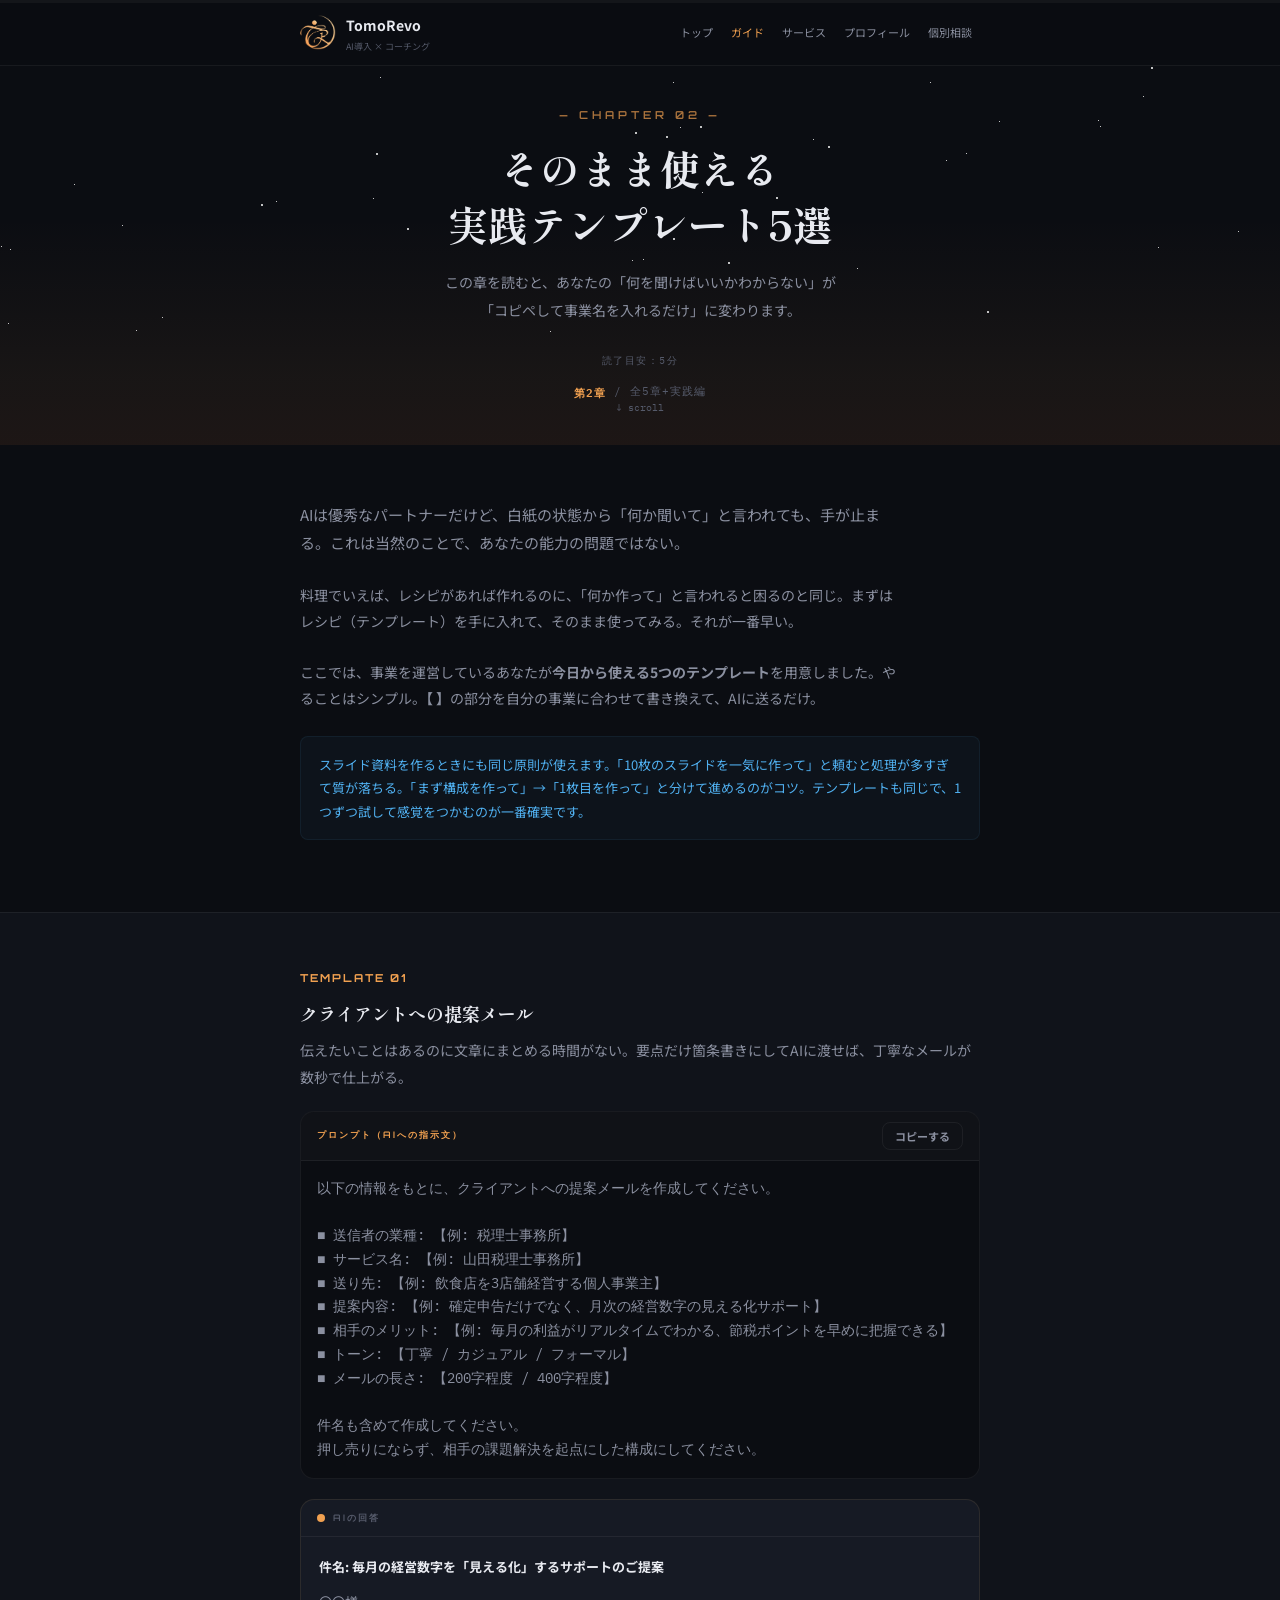
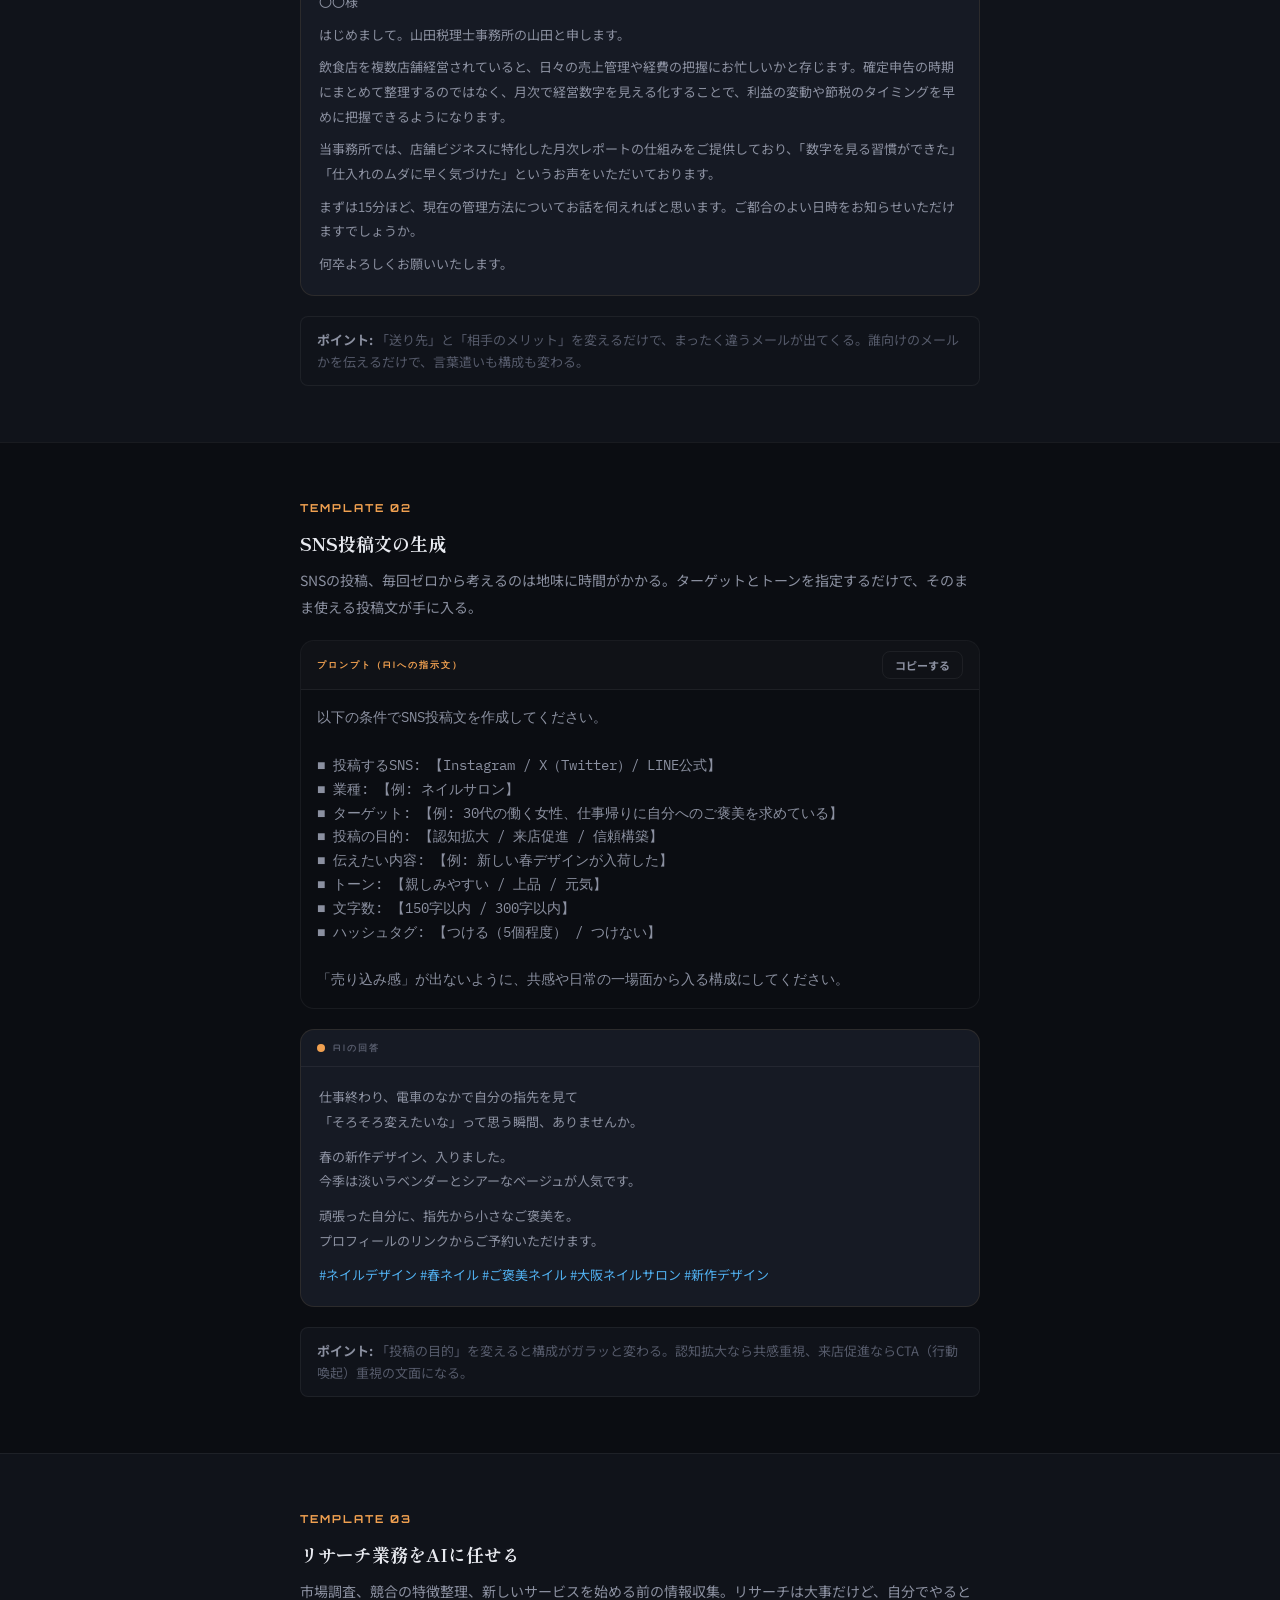
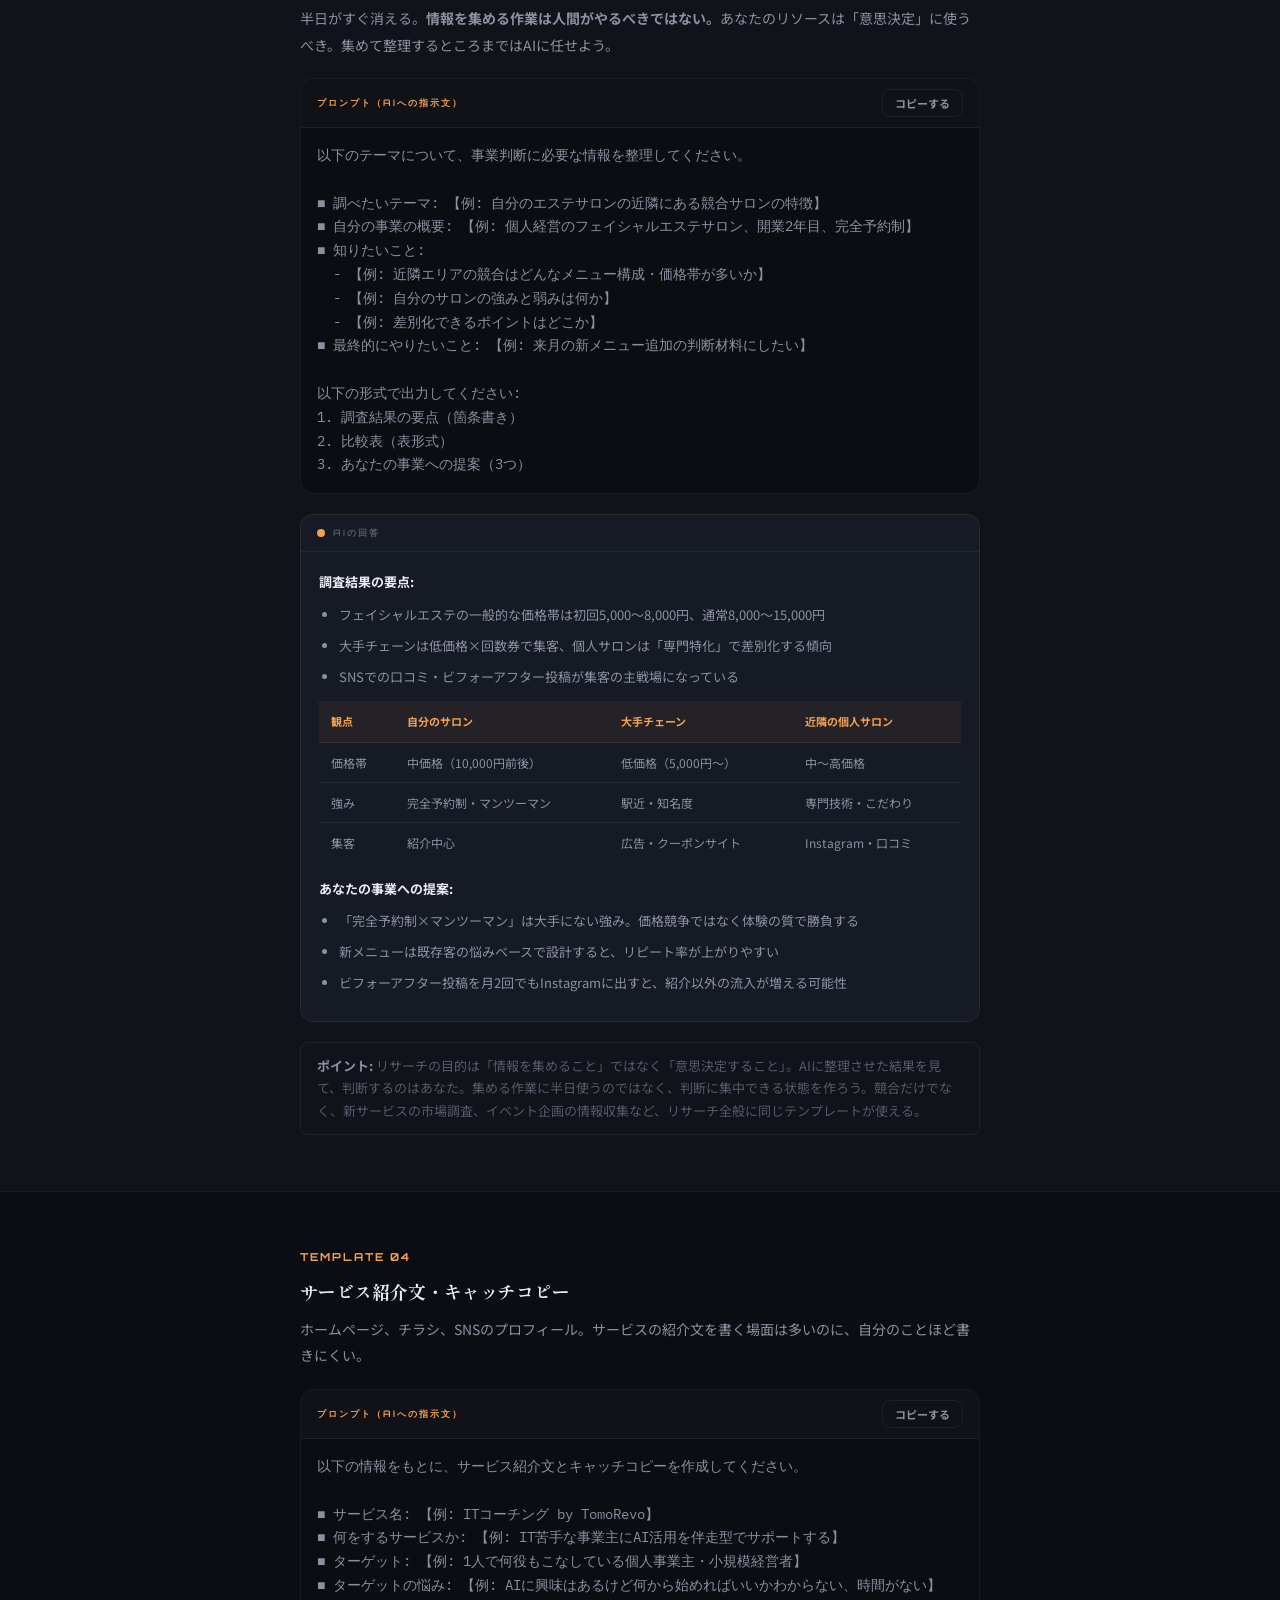
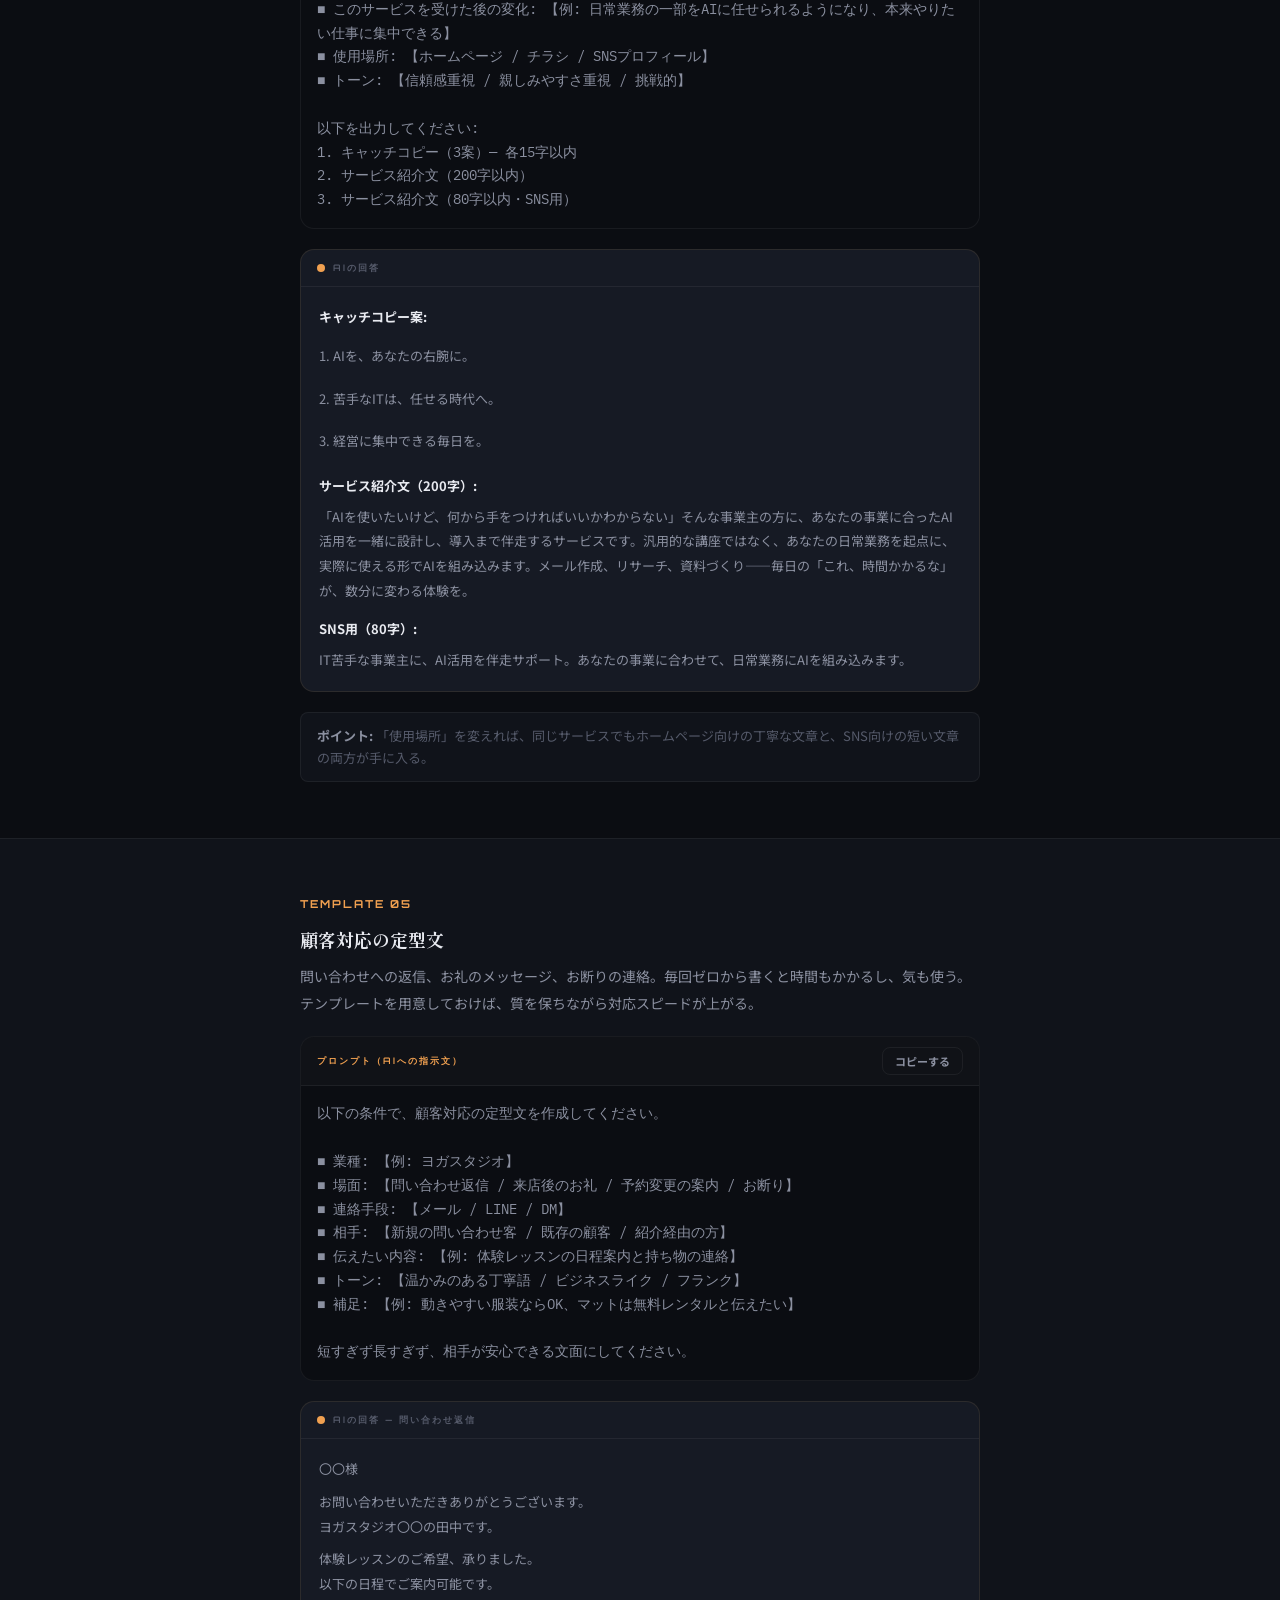
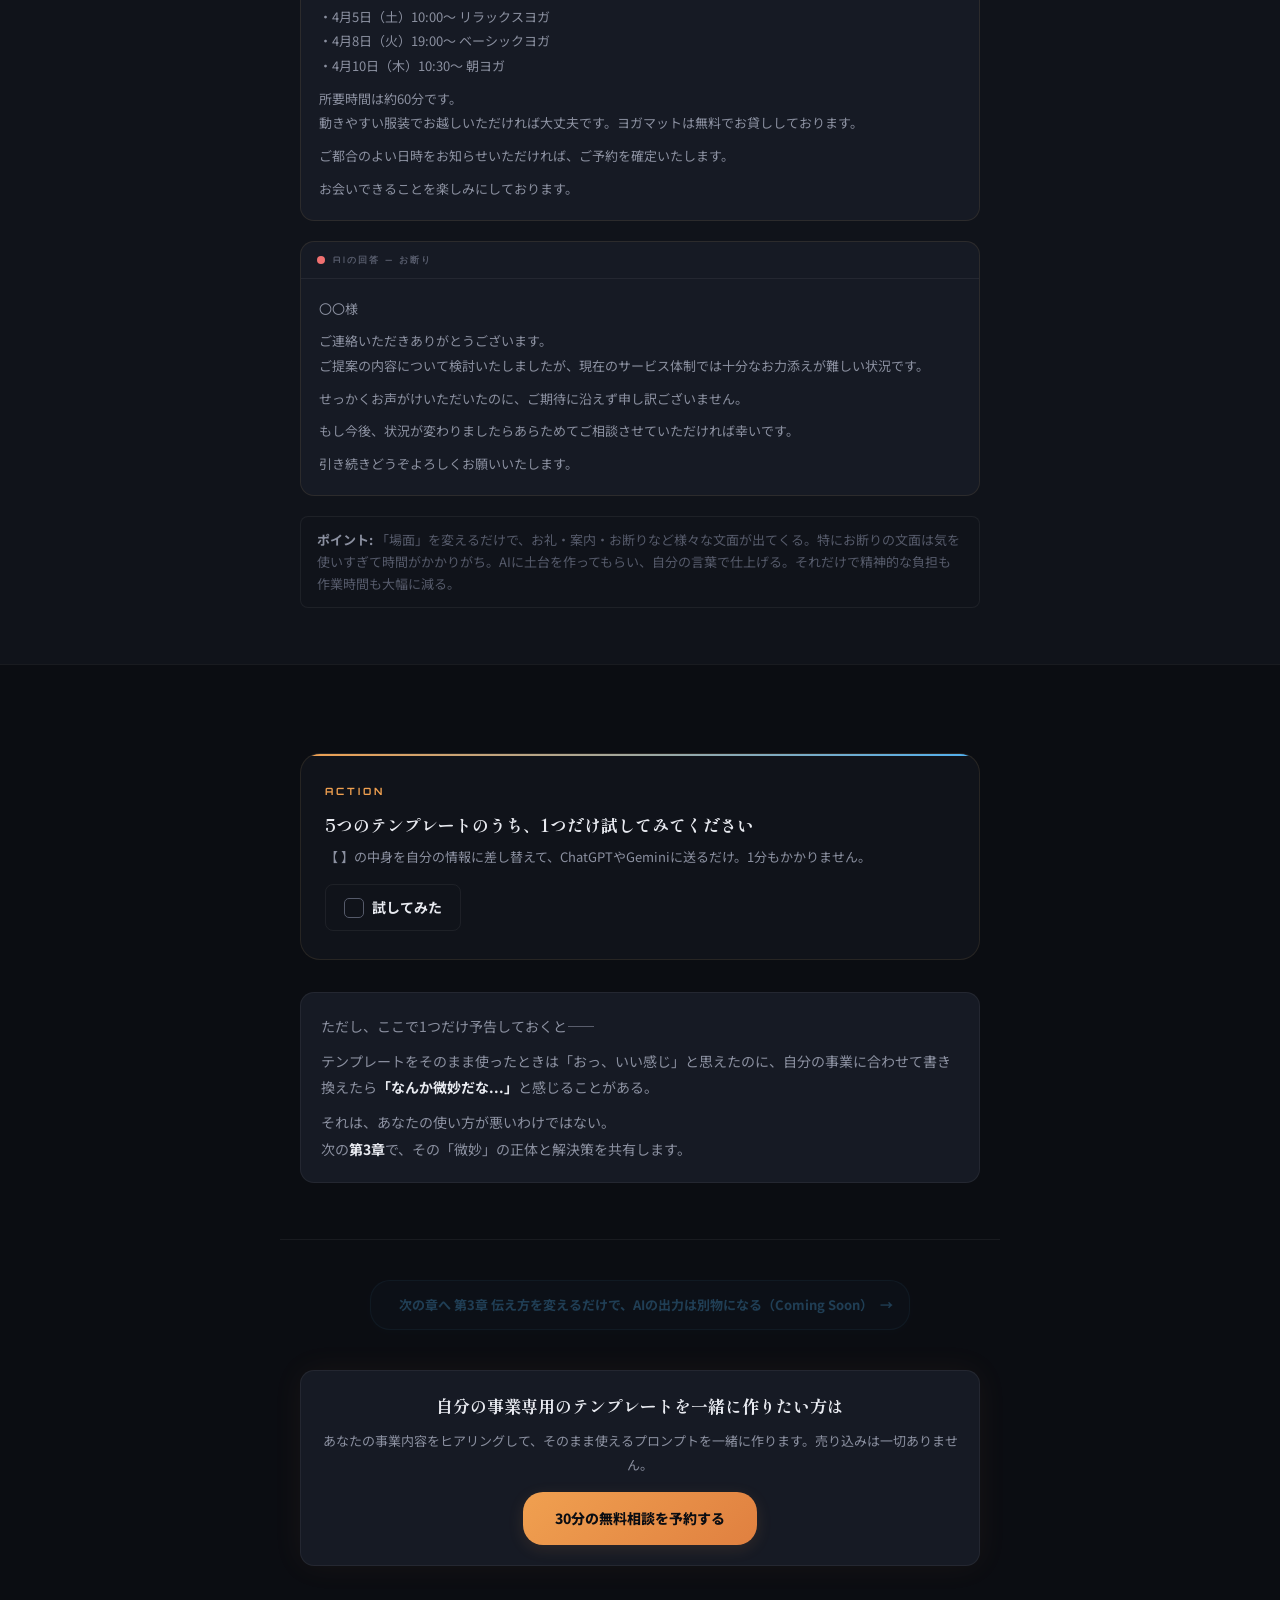
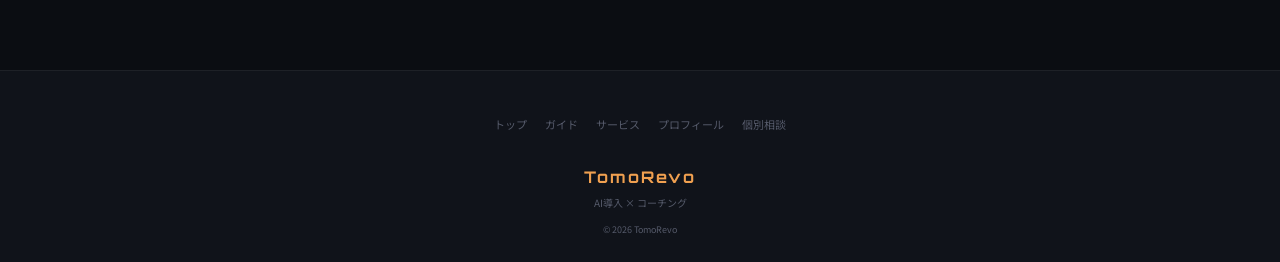
<file: guide/2/index.html>
<!DOCTYPE html>
<html lang="ja">
<head>
  <meta charset="UTF-8">
  <meta name="viewport" content="width=device-width, initial-scale=1.0">
  <title>第2章 そのまま使える実践テンプレート5選 | AI活用ガイド | TomoRevo</title>
  <meta name="description" content="事業者向けAI活用テンプレート5選。提案メール・SNS投稿・リサーチ業務・キャッチコピー・顧客対応。コピペで使える。">
  <link rel="preconnect" href="https://fonts.googleapis.com">
  <link rel="preconnect" href="https://fonts.gstatic.com" crossorigin>
  <link href="https://fonts.googleapis.com/css2?family=Orbitron:wght@400;500;600;700;800;900&family=Zen+Maru+Gothic:wght@400;500;700;900&family=Shippori+Mincho:wght@400;600;700;800&family=IBM+Plex+Mono:wght@400;500;600&family=Noto+Sans+JP:wght@400;500;600;700;800&display=swap" rel="stylesheet">
  <link rel="stylesheet" href="../../css/style.css">
  <style>
    .hero-dawn{position:absolute;bottom:0;left:0;right:0;height:60%;background:linear-gradient(180deg,transparent 0%,rgba(240,160,80,0.03) 40%,rgba(240,160,80,0.06) 70%,rgba(240,130,60,0.08) 100%);z-index:0}
    .hero-stars{position:absolute;inset:0;z-index:0}
    .hero-star{position:absolute;width:1px;height:1px;background:#fff;border-radius:50%;animation:twinkle var(--dur,4s) var(--delay,0s) ease-in-out infinite alternate}
    @keyframes twinkle{0%{opacity:.15}100%{opacity:.7}}
    .progress-bar-wrap{position:fixed;top:0;left:0;right:0;z-index:200;height:3px;background:rgba(255,255,255,0.04)}
    .progress-bar{height:100%;width:0%;background:linear-gradient(90deg,var(--accent),var(--accent2));transition:width .15s}
    .chapter-progress{display:inline-flex;align-items:center;gap:8px;font-family:var(--font-mono);font-size:11px;color:var(--text-d);letter-spacing:1px;margin-top:12px}
    .chapter-progress span{color:var(--accent);font-weight:600}
    .prompt-block{position:relative;margin:20px 0;background:var(--bg);border:1px solid var(--border);border-radius:var(--r-lg);overflow:hidden}
    .prompt-header{display:flex;align-items:center;justify-content:space-between;padding:10px 16px;background:rgba(255,255,255,0.02);border-bottom:1px solid var(--border)}
    .prompt-label{font-family:var(--font-ui);font-size:9px;font-weight:600;color:var(--accent);letter-spacing:2px}
    .prompt-copy{padding:5px 12px;border-radius:var(--r);font-size:11px;font-weight:700;border:1px solid var(--border);color:var(--text-s);cursor:pointer;transition:all .2s;background:transparent}
    .prompt-copy:hover{border-color:var(--border-g);color:var(--text)}
    .prompt-copy.copied{background:var(--success-g);color:var(--success);border-color:rgba(80,232,154,0.15)}
    .prompt-text{padding:16px;font-family:var(--font-mono);font-size:14px;color:var(--text-s);line-height:1.7;white-space:pre-wrap;word-break:break-all;overflow-x:auto}
    .ai-output{margin:20px 0;background:var(--bg-card);border:1px solid var(--border-g);border-radius:var(--r-lg);overflow:hidden}
    .ai-output-header{padding:10px 16px;border-bottom:1px solid var(--border);display:flex;align-items:center;gap:8px}
    .ai-output-dot{width:8px;height:8px;border-radius:50%;background:var(--accent)}
    .ai-output-label{font-family:var(--font-ui);font-size:9px;font-weight:600;color:var(--text-d);letter-spacing:2px}
    .ai-output-body{padding:18px;font-size:13px;color:var(--text-s);line-height:1.9}
    .ai-output-body strong{color:var(--text);font-weight:700}
    .ai-output-body ul{padding-left:20px;margin:8px 0}
    .ai-output-body li{margin-bottom:6px}
    .ai-table-wrap{overflow-x:auto;margin:12px 0}
    .ai-table{width:100%;border-collapse:collapse;font-size:12px}
    .ai-table th{background:rgba(240,160,80,0.06);color:var(--accent);font-weight:700;text-align:left;padding:10px 12px;border-bottom:1px solid var(--border-g);font-size:11px}
    .ai-table td{padding:10px 12px;border-bottom:1px solid var(--border);color:var(--text-s);line-height:1.6;vertical-align:top}
    .ai-table tr:last-child td{border-bottom:none}
    .tip-box{padding:16px 18px;background:rgba(80,176,240,0.04);border:1px solid rgba(80,176,240,0.08);border-radius:var(--r);margin:16px 0;font-size:13px;color:var(--accent2);line-height:1.8}
    .tip-box strong{color:var(--text);font-weight:700}
    .tmpl-number{font-family:var(--font-ui);font-size:11px;font-weight:700;color:var(--accent);letter-spacing:2px;margin-bottom:8px}
    .tmpl-title{font-family:var(--font-head);font-size:18px;font-weight:700;margin-bottom:8px}
    .tmpl-desc{font-size:14px;color:var(--text-s);line-height:1.9;margin-bottom:4px}
    .tmpl-point{font-size:13px;color:var(--text-d);line-height:1.7;margin-top:12px;padding:12px 16px;background:var(--bg-s);border-radius:var(--r);border:1px solid var(--border)}
    .tmpl-point strong{color:var(--text-s)}
    .action-quest{padding:28px 24px;border-radius:var(--r-xl);margin:32px 0;background:var(--bg-s);border:1px solid var(--border-g);position:relative;overflow:hidden}
    .action-quest::before{content:'';position:absolute;top:0;left:0;right:0;height:2px;background:linear-gradient(90deg,var(--accent),var(--accent2),var(--accent));background-size:200% 100%;animation:shimmer 3s linear infinite}
    @keyframes shimmer{to{background-position:-200% 0}}
    .aq-label{font-family:var(--font-ui);font-size:10px;font-weight:700;color:var(--accent);letter-spacing:3px;margin-bottom:10px}
    .aq-title{font-family:var(--font-head);font-size:17px;font-weight:700;margin-bottom:4px}
    .aq-desc{font-size:13px;color:var(--text-s);margin-bottom:16px}
    .action-checkbox-wrapper{margin-top:16px}
    .action-checkbox-label{display:inline-flex;align-items:center;gap:8px;cursor:pointer;font-size:14px;font-weight:700;padding:10px 18px;border-radius:var(--r);border:1.5px solid var(--border);transition:all .3s}
    .action-checkbox-label .check-box{width:20px;height:20px;border-radius:5px;border:1.5px solid var(--text-d);display:flex;align-items:center;justify-content:center;transition:all .2s}
    .action-checkbox-label.checked .check-box{background:linear-gradient(135deg,var(--accent),var(--accent2));border-color:transparent}
    .action-checkbox-label.checked .check-box::after{content:'\2713';color:#0b0d12;font-size:13px;font-weight:900}
    .action-checkbox-label.checked{border-color:rgba(240,160,80,0.2)}
    input[type="checkbox"].sr-only{position:absolute;opacity:0;pointer-events:none}
    .done-message{display:none;padding:20px;text-align:center;margin-top:16px;background:var(--success-g);border:1px solid rgba(80,232,154,0.15);border-radius:var(--r-lg)}
    .done-message.show{display:block;animation:fadeUp .4s ease}
    .done-title{font-size:14px;font-weight:700;color:var(--success)}
    .done-sub{font-size:13px;color:var(--text-s);margin-top:6px}
    .bridge-box{margin-top:28px;padding:20px;background:var(--bg-card);border:1px solid var(--border);border-radius:var(--r-lg)}
    .bridge-box p{font-size:14px;color:var(--text-s);line-height:1.9}
    .bridge-box strong{color:var(--text)}
    .ch-footer{display:flex;flex-direction:column;gap:40px;padding:40px 0;border-top:1px solid var(--border)}
    .ch-footer-next{text-align:center}
    .ch-footer-cta{text-align:center;padding:20px;background:var(--bg-card);border-radius:var(--r-lg);border:1px solid var(--border)}
    .ch-footer-cta p{font-size:13px;color:var(--text-s);margin-bottom:8px}
    .ch-footer-req{text-align:center;margin-top:4px}
    .ch-footer-req a{font-size:12px;color:var(--text-d)}
    @keyframes fadeUp{from{opacity:0;transform:translateY(6px)}to{opacity:1}}
  </style>
</head>
<body>
  <div class="progress-bar-wrap"><div class="progress-bar" id="progress-bar"></div></div>

  <header class="site-header" id="site-header"></header>

  <section class="hero">
    <div class="hero-dawn"></div>
    <div class="hero-stars" id="hero-stars"></div>
    <div class="hero-content">
      <p class="hero-level">— CHAPTER 02 —</p>
      <h1 class="hero-title">そのまま使える<br>実践テンプレート5選</h1>
      <p class="hero-desc">この章を読むと、あなたの「何を聞けばいいかわからない」が<br>「コピペして事業名を入れるだけ」に変わります。</p>
      <p style="font-family:var(--font-mono);font-size:10px;color:var(--text-d);letter-spacing:1.5px">読了目安：5分</p>
      <div class="chapter-progress"><span>第2章</span> / 全5章+実践編</div>
    </div>
    <div class="hero-scroll">↓ scroll</div>
  </section>

  <main>
    <section class="section">
      <div class="container">
        <p class="section-desc" style="font-size:15px;line-height:1.9;max-width:600px">AIは優秀なパートナーだけど、白紙の状態から「何か聞いて」と言われても、手が止まる。これは当然のことで、あなたの能力の問題ではない。</p>
        <p class="section-desc" style="font-size:14px;line-height:1.9;max-width:600px;margin-top:12px">料理でいえば、レシピがあれば作れるのに、「何か作って」と言われると困るのと同じ。まずはレシピ（テンプレート）を手に入れて、そのまま使ってみる。それが一番早い。</p>
        <p class="section-desc" style="font-size:14px;line-height:1.9;max-width:600px;margin-top:12px">ここでは、事業を運営しているあなたが<strong>今日から使える5つのテンプレート</strong>を用意しました。やることはシンプル。<strong>【 】</strong>の部分を自分の事業に合わせて書き換えて、AIに送るだけ。</p>
        <div class="tip-box" style="margin-top:20px">スライド資料を作るときにも同じ原則が使えます。「10枚のスライドを一気に作って」と頼むと処理が多すぎて質が落ちる。「まず構成を作って」→「1枚目を作って」と分けて進めるのがコツ。テンプレートも同じで、1つずつ試して感覚をつかむのが一番確実です。</div>
      </div>
    </section>

    <!-- Template 1 -->
    <section class="section section-bg">
      <div class="container">
        <p class="tmpl-number">TEMPLATE 01</p>
        <h2 class="tmpl-title">クライアントへの提案メール</h2>
        <p class="tmpl-desc">伝えたいことはあるのに文章にまとめる時間がない。要点だけ箇条書きにしてAIに渡せば、丁寧なメールが数秒で仕上がる。</p>
        <div class="prompt-block">
          <div class="prompt-header"><span class="prompt-label">プロンプト（AIへの指示文）</span><button class="prompt-copy" onclick="copyPrompt(this)">コピーする</button></div>
          <div class="prompt-text">以下の情報をもとに、クライアントへの提案メールを作成してください。

■ 送信者の業種: 【例: 税理士事務所】
■ サービス名: 【例: 山田税理士事務所】
■ 送り先: 【例: 飲食店を3店舗経営する個人事業主】
■ 提案内容: 【例: 確定申告だけでなく、月次の経営数字の見える化サポート】
■ 相手のメリット: 【例: 毎月の利益がリアルタイムでわかる、節税ポイントを早めに把握できる】
■ トーン: 【丁寧 / カジュアル / フォーマル】
■ メールの長さ: 【200字程度 / 400字程度】

件名も含めて作成してください。
押し売りにならず、相手の課題解決を起点にした構成にしてください。</div>
        </div>
        <div class="ai-output">
          <div class="ai-output-header"><span class="ai-output-dot"></span><span class="ai-output-label">AIの回答</span></div>
          <div class="ai-output-body">
            <strong>件名: 毎月の経営数字を「見える化」するサポートのご提案</strong>
            <p style="margin-top:10px">〇〇様</p>
            <p style="margin-top:8px">はじめまして。山田税理士事務所の山田と申します。</p>
            <p style="margin-top:8px">飲食店を複数店舗経営されていると、日々の売上管理や経費の把握にお忙しいかと存じます。確定申告の時期にまとめて整理するのではなく、月次で経営数字を見える化することで、利益の変動や節税のタイミングを早めに把握できるようになります。</p>
            <p style="margin-top:8px">当事務所では、店舗ビジネスに特化した月次レポートの仕組みをご提供しており、「数字を見る習慣ができた」「仕入れのムダに早く気づけた」というお声をいただいております。</p>
            <p style="margin-top:8px">まずは15分ほど、現在の管理方法についてお話を伺えればと思います。ご都合のよい日時をお知らせいただけますでしょうか。</p>
            <p style="margin-top:8px">何卒よろしくお願いいたします。</p>
          </div>
        </div>
        <div class="tmpl-point"><strong>ポイント:</strong> 「送り先」と「相手のメリット」を変えるだけで、まったく違うメールが出てくる。誰向けのメールかを伝えるだけで、言葉遣いも構成も変わる。</div>
      </div>
    </section>

    <!-- Template 2 -->
    <section class="section">
      <div class="container">
        <p class="tmpl-number">TEMPLATE 02</p>
        <h2 class="tmpl-title">SNS投稿文の生成</h2>
        <p class="tmpl-desc">SNSの投稿、毎回ゼロから考えるのは地味に時間がかかる。ターゲットとトーンを指定するだけで、そのまま使える投稿文が手に入る。</p>
        <div class="prompt-block">
          <div class="prompt-header"><span class="prompt-label">プロンプト（AIへの指示文）</span><button class="prompt-copy" onclick="copyPrompt(this)">コピーする</button></div>
          <div class="prompt-text">以下の条件でSNS投稿文を作成してください。

■ 投稿するSNS: 【Instagram / X（Twitter）/ LINE公式】
■ 業種: 【例: ネイルサロン】
■ ターゲット: 【例: 30代の働く女性、仕事帰りに自分へのご褒美を求めている】
■ 投稿の目的: 【認知拡大 / 来店促進 / 信頼構築】
■ 伝えたい内容: 【例: 新しい春デザインが入荷した】
■ トーン: 【親しみやすい / 上品 / 元気】
■ 文字数: 【150字以内 / 300字以内】
■ ハッシュタグ: 【つける（5個程度） / つけない】

「売り込み感」が出ないように、共感や日常の一場面から入る構成にしてください。</div>
        </div>
        <div class="ai-output">
          <div class="ai-output-header"><span class="ai-output-dot"></span><span class="ai-output-label">AIの回答</span></div>
          <div class="ai-output-body">
            <p>仕事終わり、電車のなかで自分の指先を見て<br>「そろそろ変えたいな」って思う瞬間、ありませんか。</p>
            <p style="margin-top:10px">春の新作デザイン、入りました。<br>今季は淡いラベンダーとシアーなベージュが人気です。</p>
            <p style="margin-top:10px">頑張った自分に、指先から小さなご褒美を。<br>プロフィールのリンクからご予約いただけます。</p>
            <p style="margin-top:10px;color:var(--accent2)">#ネイルデザイン #春ネイル #ご褒美ネイル #大阪ネイルサロン #新作デザイン</p>
          </div>
        </div>
        <div class="tmpl-point"><strong>ポイント:</strong> 「投稿の目的」を変えると構成がガラッと変わる。認知拡大なら共感重視、来店促進ならCTA（行動喚起）重視の文面になる。</div>
      </div>
    </section>

    <!-- Template 3 -->
    <section class="section section-bg">
      <div class="container">
        <p class="tmpl-number">TEMPLATE 03</p>
        <h2 class="tmpl-title">リサーチ業務をAIに任せる</h2>
        <p class="tmpl-desc">市場調査、競合の特徴整理、新しいサービスを始める前の情報収集。リサーチは大事だけど、自分でやると半日がすぐ消える。<strong>情報を集める作業は人間がやるべきではない。</strong>あなたのリソースは「意思決定」に使うべき。集めて整理するところまではAIに任せよう。</p>
        <div class="prompt-block">
          <div class="prompt-header"><span class="prompt-label">プロンプト（AIへの指示文）</span><button class="prompt-copy" onclick="copyPrompt(this)">コピーする</button></div>
          <div class="prompt-text">以下のテーマについて、事業判断に必要な情報を整理してください。

■ 調べたいテーマ: 【例: 自分のエステサロンの近隣にある競合サロンの特徴】
■ 自分の事業の概要: 【例: 個人経営のフェイシャルエステサロン、開業2年目、完全予約制】
■ 知りたいこと:
  - 【例: 近隣エリアの競合はどんなメニュー構成・価格帯が多いか】
  - 【例: 自分のサロンの強みと弱みは何か】
  - 【例: 差別化できるポイントはどこか】
■ 最終的にやりたいこと: 【例: 来月の新メニュー追加の判断材料にしたい】

以下の形式で出力してください:
1. 調査結果の要点（箇条書き）
2. 比較表（表形式）
3. あなたの事業への提案（3つ）</div>
        </div>
        <div class="ai-output">
          <div class="ai-output-header"><span class="ai-output-dot"></span><span class="ai-output-label">AIの回答</span></div>
          <div class="ai-output-body">
            <p><strong>調査結果の要点:</strong></p>
            <ul>
              <li>フェイシャルエステの一般的な価格帯は初回5,000〜8,000円、通常8,000〜15,000円</li>
              <li>大手チェーンは低価格×回数券で集客、個人サロンは「専門特化」で差別化する傾向</li>
              <li>SNSでの口コミ・ビフォーアフター投稿が集客の主戦場になっている</li>
            </ul>
            <div class="ai-table-wrap">
              <table class="ai-table">
                <thead><tr><th>観点</th><th>自分のサロン</th><th>大手チェーン</th><th>近隣の個人サロン</th></tr></thead>
                <tbody>
                  <tr><td>価格帯</td><td>中価格（10,000円前後）</td><td>低価格（5,000円〜）</td><td>中〜高価格</td></tr>
                  <tr><td>強み</td><td>完全予約制・マンツーマン</td><td>駅近・知名度</td><td>専門技術・こだわり</td></tr>
                  <tr><td>集客</td><td>紹介中心</td><td>広告・クーポンサイト</td><td>Instagram・口コミ</td></tr>
                </tbody>
              </table>
            </div>
            <p style="margin-top:14px"><strong>あなたの事業への提案:</strong></p>
            <ul>
              <li>「完全予約制×マンツーマン」は大手にない強み。価格競争ではなく体験の質で勝負する</li>
              <li>新メニューは既存客の悩みベースで設計すると、リピート率が上がりやすい</li>
              <li>ビフォーアフター投稿を月2回でもInstagramに出すと、紹介以外の流入が増える可能性</li>
            </ul>
          </div>
        </div>
        <div class="tmpl-point"><strong>ポイント:</strong> リサーチの目的は「情報を集めること」ではなく「意思決定すること」。AIに整理させた結果を見て、判断するのはあなた。集める作業に半日使うのではなく、判断に集中できる状態を作ろう。競合だけでなく、新サービスの市場調査、イベント企画の情報収集など、リサーチ全般に同じテンプレートが使える。</div>
      </div>
    </section>

    <!-- Template 4 -->
    <section class="section">
      <div class="container">
        <p class="tmpl-number">TEMPLATE 04</p>
        <h2 class="tmpl-title">サービス紹介文・キャッチコピー</h2>
        <p class="tmpl-desc">ホームページ、チラシ、SNSのプロフィール。サービスの紹介文を書く場面は多いのに、自分のことほど書きにくい。</p>
        <div class="prompt-block">
          <div class="prompt-header"><span class="prompt-label">プロンプト（AIへの指示文）</span><button class="prompt-copy" onclick="copyPrompt(this)">コピーする</button></div>
          <div class="prompt-text">以下の情報をもとに、サービス紹介文とキャッチコピーを作成してください。

■ サービス名: 【例: ITコーチング by TomoRevo】
■ 何をするサービスか: 【例: IT苦手な事業主にAI活用を伴走型でサポートする】
■ ターゲット: 【例: 1人で何役もこなしている個人事業主・小規模経営者】
■ ターゲットの悩み: 【例: AIに興味はあるけど何から始めればいいかわからない、時間がない】
■ このサービスを受けた後の変化: 【例: 日常業務の一部をAIに任せられるようになり、本来やりたい仕事に集中できる】
■ 使用場所: 【ホームページ / チラシ / SNSプロフィール】
■ トーン: 【信頼感重視 / 親しみやすさ重視 / 挑戦的】

以下を出力してください:
1. キャッチコピー（3案）— 各15字以内
2. サービス紹介文（200字以内）
3. サービス紹介文（80字以内・SNS用）</div>
        </div>
        <div class="ai-output">
          <div class="ai-output-header"><span class="ai-output-dot"></span><span class="ai-output-label">AIの回答</span></div>
          <div class="ai-output-body">
            <strong>キャッチコピー案:</strong>
            <ul style="list-style:none;padding-left:0">
              <li style="padding:6px 0">1. AIを、あなたの右腕に。</li>
              <li style="padding:6px 0">2. 苦手なITは、任せる時代へ。</li>
              <li style="padding:6px 0">3. 経営に集中できる毎日を。</li>
            </ul>
            <strong style="display:block;margin-top:14px">サービス紹介文（200字）:</strong>
            <p style="margin-top:6px">「AIを使いたいけど、何から手をつければいいかわからない」そんな事業主の方に、あなたの事業に合ったAI活用を一緒に設計し、導入まで伴走するサービスです。汎用的な講座ではなく、あなたの日常業務を起点に、実際に使える形でAIを組み込みます。メール作成、リサーチ、資料づくり——毎日の「これ、時間かかるな」が、数分に変わる体験を。</p>
            <strong style="display:block;margin-top:14px">SNS用（80字）:</strong>
            <p style="margin-top:6px">IT苦手な事業主に、AI活用を伴走サポート。あなたの事業に合わせて、日常業務にAIを組み込みます。</p>
          </div>
        </div>
        <div class="tmpl-point"><strong>ポイント:</strong> 「使用場所」を変えれば、同じサービスでもホームページ向けの丁寧な文章と、SNS向けの短い文章の両方が手に入る。</div>
      </div>
    </section>

    <!-- Template 5 -->
    <section class="section section-bg">
      <div class="container">
        <p class="tmpl-number">TEMPLATE 05</p>
        <h2 class="tmpl-title">顧客対応の定型文</h2>
        <p class="tmpl-desc">問い合わせへの返信、お礼のメッセージ、お断りの連絡。毎回ゼロから書くと時間もかかるし、気も使う。テンプレートを用意しておけば、質を保ちながら対応スピードが上がる。</p>
        <div class="prompt-block">
          <div class="prompt-header"><span class="prompt-label">プロンプト（AIへの指示文）</span><button class="prompt-copy" onclick="copyPrompt(this)">コピーする</button></div>
          <div class="prompt-text">以下の条件で、顧客対応の定型文を作成してください。

■ 業種: 【例: ヨガスタジオ】
■ 場面: 【問い合わせ返信 / 来店後のお礼 / 予約変更の案内 / お断り】
■ 連絡手段: 【メール / LINE / DM】
■ 相手: 【新規の問い合わせ客 / 既存の顧客 / 紹介経由の方】
■ 伝えたい内容: 【例: 体験レッスンの日程案内と持ち物の連絡】
■ トーン: 【温かみのある丁寧語 / ビジネスライク / フランク】
■ 補足: 【例: 動きやすい服装ならOK、マットは無料レンタルと伝えたい】

短すぎず長すぎず、相手が安心できる文面にしてください。</div>
        </div>
        <div class="ai-output">
          <div class="ai-output-header"><span class="ai-output-dot"></span><span class="ai-output-label">AIの回答 — 問い合わせ返信</span></div>
          <div class="ai-output-body">
            <p>〇〇様</p>
            <p style="margin-top:8px">お問い合わせいただきありがとうございます。<br>ヨガスタジオ〇〇の田中です。</p>
            <p style="margin-top:8px">体験レッスンのご希望、承りました。<br>以下の日程でご案内可能です。</p>
            <p style="margin-top:8px">・4月5日（土）10:00〜 リラックスヨガ<br>・4月8日（火）19:00〜 ベーシックヨガ<br>・4月10日（木）10:30〜 朝ヨガ</p>
            <p style="margin-top:8px">所要時間は約60分です。<br>動きやすい服装でお越しいただければ大丈夫です。ヨガマットは無料でお貸ししております。</p>
            <p style="margin-top:8px">ご都合のよい日時をお知らせいただければ、ご予約を確定いたします。</p>
            <p style="margin-top:8px">お会いできることを楽しみにしております。</p>
          </div>
        </div>
        <div class="ai-output" style="margin-top:12px">
          <div class="ai-output-header"><span class="ai-output-dot" style="background:#f07070"></span><span class="ai-output-label">AIの回答 — お断り</span></div>
          <div class="ai-output-body">
            <p>〇〇様</p>
            <p style="margin-top:8px">ご連絡いただきありがとうございます。<br>ご提案の内容について検討いたしましたが、現在のサービス体制では十分なお力添えが難しい状況です。</p>
            <p style="margin-top:8px">せっかくお声がけいただいたのに、ご期待に沿えず申し訳ございません。</p>
            <p style="margin-top:8px">もし今後、状況が変わりましたらあらためてご相談させていただければ幸いです。</p>
            <p style="margin-top:8px">引き続きどうぞよろしくお願いいたします。</p>
          </div>
        </div>
        <div class="tmpl-point"><strong>ポイント:</strong> 「場面」を変えるだけで、お礼・案内・お断りなど様々な文面が出てくる。特にお断りの文面は気を使いすぎて時間がかかりがち。AIに土台を作ってもらい、自分の言葉で仕上げる。それだけで精神的な負担も作業時間も大幅に減る。</div>
      </div>
    </section>

    <!-- Action + Bridge -->
    <section class="section">
      <div class="container">
        <div class="action-quest">
          <p class="aq-label">ACTION</p>
          <h3 class="aq-title">5つのテンプレートのうち、1つだけ試してみてください</h3>
          <p class="aq-desc">【 】の中身を自分の情報に差し替えて、ChatGPTやGeminiに送るだけ。1分もかかりません。</p>
          <div class="action-checkbox-wrapper">
            <input type="checkbox" id="action-cb" class="sr-only">
            <label id="action-cb-label" class="action-checkbox-label"><span class="check-box"></span>試してみた</label>
          </div>
          <div class="done-message" id="done-msg">
            <p class="done-title">テンプレートを1つ試せました</p>
            <p class="done-sub">次は自分の事業に合わせて書き換えてみてください。</p>
          </div>
        </div>

        <div class="bridge-box">
          <p>ただし、ここで1つだけ予告しておくと——</p>
          <p style="margin-top:8px">テンプレートをそのまま使ったときは「おっ、いい感じ」と思えたのに、自分の事業に合わせて書き換えたら<strong>「なんか微妙だな...」</strong>と感じることがある。</p>
          <p style="margin-top:8px">それは、あなたの使い方が悪いわけではない。<br>次の<strong>第3章</strong>で、その「微妙」の正体と解決策を共有します。</p>
        </div>
      </div>
    </section>

    <div class="ch-footer container">
      <div class="ch-footer-next"><a href="#" class="btn-secondary btn-next btn-disabled">次の章へ  第3章 伝え方を変えるだけで、AIの出力は別物になる（Coming Soon）</a></div>
      <div class="ch-footer-cta cta-strong"><p class="cta-lead">自分の事業専用のテンプレートを一緒に作りたい方は</p><p class="cta-sub">あなたの事業内容をヒアリングして、そのまま使えるプロンプトを一緒に作ります。売り込みは一切ありません。</p><a href="../../consultation/index.html" class="btn-primary">30分の無料相談を予約する</a></div>
    </div>
  </main>

  <footer class="site-footer" id="site-footer"></footer>

  <script>
  document.addEventListener('DOMContentLoaded',()=>{
    const sc=document.getElementById('hero-stars');
    if(sc){for(let i=0;i<40;i++){const s=document.createElement('div');s.className='hero-star';s.style.left=Math.random()*100+'%';s.style.top=Math.random()*70+'%';s.style.setProperty('--dur',(3+Math.random()*5)+'s');s.style.setProperty('--delay',Math.random()*4+'s');s.style.width=s.style.height=(Math.random()>.7?'2px':'1px');sc.appendChild(s);}}
    window.addEventListener('scroll',()=>{const h=document.documentElement;document.getElementById('progress-bar').style.width=(h.scrollTop/(h.scrollHeight-h.clientHeight)*100)+'%';});
    // Checkbox
    const lbl=document.getElementById('action-cb-label'),cb=document.getElementById('action-cb');
    if(lbl&&cb){
      if(localStorage.getItem('ch2_done')==='true'){lbl.classList.add('checked');cb.checked=true;document.getElementById('done-msg').classList.add('show');}
      lbl.addEventListener('click',()=>{
        const chk=lbl.classList.contains('checked');
        if(chk){lbl.classList.remove('checked');cb.checked=false;localStorage.setItem('ch2_done','false');document.getElementById('done-msg').classList.remove('show');}
        else{lbl.classList.add('checked');cb.checked=true;localStorage.setItem('ch2_done','true');document.getElementById('done-msg').classList.add('show');}
      });
    }
  });
  function copyPrompt(btn){const text=btn.closest('.prompt-block').querySelector('.prompt-text').textContent;navigator.clipboard.writeText(text).then(()=>{btn.textContent='コピーしました';btn.classList.add('copied');setTimeout(()=>{btn.textContent='コピーする';btn.classList.remove('copied');},2000);});}
  </script>
  <script src="../../js/config.js"></script>
  <script src="../../js/components.js"></script>
</body>
</html>
</file>
<file: css/style.css>
/* ============================================
   TomoRevo — "Dawn in Space" Design System
   宇宙の夜明け。暗闇から温かい光が差す。
   ============================================ */
:root {
  --bg: #0b0d12;
  --bg-s: #10131a;
  --bg-card: #161a24;
  --bg-card-h: #1c2130;
  --border: rgba(255,255,255,0.06);
  --border-g: rgba(200,160,100,0.12);
  --text: #e8eaf0;
  --text-s: #8b90a0;
  --text-d: #555a6a;
  --accent: #f0a050;
  --accent-g: rgba(240,160,80,0.12);
  --accent2: #50b0f0;
  --accent2-g: rgba(80,176,240,0.08);
  --success: #50e89a;
  --success-g: rgba(80,232,154,0.1);
  --font-ui: 'Orbitron','IBM Plex Mono',monospace;
  --font-body: 'Noto Sans JP','Zen Maru Gothic',sans-serif;
  --font-head: 'Shippori Mincho',serif;
  --font-mono: 'IBM Plex Mono',monospace;
  --r: 8px; --r-lg: 14px; --r-xl: 20px;
  --ease: cubic-bezier(0.16,1,0.3,1);
  --max-w: 720px;
}
*,*::before,*::after{box-sizing:border-box;margin:0;padding:0}
html{scroll-behavior:smooth;font-size:16px}
body{font-family:var(--font-body);background:var(--bg);color:var(--text);line-height:1.8;overflow-x:hidden;-webkit-font-smoothing:antialiased}
a{color:inherit;text-decoration:none}
button{font-family:inherit;cursor:pointer;border:none;background:none;color:inherit}
img{max-width:100%;height:auto;display:block}
.container{max-width:var(--max-w);margin:0 auto;padding:0 20px}

/* HEADER */
.site-header{position:sticky;top:0;z-index:100;background:rgba(11,13,18,0.88);backdrop-filter:blur(16px);border-bottom:1px solid var(--border);padding:10px 0}
.header-inner{display:flex;align-items:center;justify-content:space-between;max-width:var(--max-w);margin:0 auto;padding:0 20px}
.header-brand{display:flex;align-items:center;gap:10px}
.header-logo{width:30px;height:30px;border-radius:6px;background:linear-gradient(135deg,var(--accent),#e08040);display:flex;align-items:center;justify-content:center;font-family:var(--font-mono);font-weight:700;font-size:11px;color:#0b0d12}
.header-title{font-weight:700;font-size:14px}
.header-subtitle{font-size:9px;color:var(--text-d);display:block}
.header-nav{display:flex;gap:2px}
.header-nav a{font-size:11px;color:var(--text-s);padding:5px 8px;border-radius:6px;transition:color .2s}
.header-nav a:hover{color:var(--text)}
.header-nav a.active{color:var(--accent)}
.mobile-menu-toggle{display:none;font-size:18px;color:var(--text-s);padding:6px}
@media(max-width:680px){
  .mobile-menu-toggle{display:block}
  .header-nav{display:none;position:absolute;top:100%;left:0;right:0;background:rgba(11,13,18,0.96);backdrop-filter:blur(16px);flex-direction:column;padding:8px 16px 16px;border-bottom:1px solid var(--border)}
  .header-nav.open{display:flex}
  .header-nav a{padding:10px 12px}
}

/* HERO — Dawn */
.hero{position:relative;min-height:30vh;display:flex;align-items:center;justify-content:center;overflow:hidden;text-align:center;background:var(--bg);padding:40px 0}
.hero-dawn{position:absolute;bottom:0;left:0;right:0;height:60%;background:linear-gradient(180deg,transparent 0%,rgba(240,160,80,0.03) 40%,rgba(240,160,80,0.06) 70%,rgba(240,130,60,0.08) 100%);z-index:0}
.hero-stars{position:absolute;inset:0;z-index:0}
.hero-star{position:absolute;width:1px;height:1px;background:#fff;border-radius:50%;animation:twinkle var(--dur,4s) var(--delay,0s) ease-in-out infinite alternate}
@keyframes twinkle{0%{opacity:.15}100%{opacity:.7}}
.hero-content{position:relative;z-index:2;padding:0 20px;max-width:520px}
.hero-level{font-family:var(--font-ui);font-size:11px;font-weight:600;color:var(--accent);letter-spacing:4px;margin-bottom:14px;opacity:.7}
.hero-title{font-family:var(--font-head);font-size:clamp(24px,5.5vw,40px);font-weight:700;line-height:1.4;margin-bottom:16px}
.hero-desc{font-size:14px;color:var(--text-s);line-height:2;margin-bottom:28px}
.hero-cta{display:inline-block;padding:12px 28px;border-radius:var(--r-xl);background:linear-gradient(135deg,var(--accent),#e08040);color:#0b0d12;font-weight:700;font-size:13px;transition:all .3s var(--ease);box-shadow:0 4px 16px var(--accent-g)}
.hero-cta:hover{transform:translateY(-2px);box-shadow:0 6px 24px rgba(240,160,80,0.2)}
.hero-scroll{position:absolute;bottom:28px;left:50%;transform:translateX(-50%);z-index:2;color:var(--text-d);font-size:10px;font-family:var(--font-mono);animation:scrollB 2s ease-in-out infinite}
@keyframes scrollB{0%,100%{transform:translateX(-50%) translateY(0)}50%{transform:translateX(-50%) translateY(5px)}}

/* SECTION */
.section{padding:56px 0}
.section+.section{border-top:1px solid var(--border)}
.section-bg{background:var(--bg-s)}
.section-label{font-family:var(--font-ui);font-size:10px;font-weight:600;color:var(--accent2);letter-spacing:3px;margin-bottom:6px}
.section-title{font-family:var(--font-head);font-size:clamp(20px,4vw,26px);font-weight:700;line-height:1.4;margin-bottom:8px}
.section-desc{font-size:14px;color:var(--text-s);line-height:1.9;margin-bottom:24px}

/* CARDS */
.card{background:var(--bg-card);border:1px solid var(--border);border-radius:var(--r-lg);padding:20px;transition:all .3s var(--ease)}
.card:hover{border-color:var(--border-g);transform:translateY(-2px)}
.card-grid{display:grid;gap:12px}
.card-grid-2{grid-template-columns:1fr}
.card-grid-3{grid-template-columns:1fr}
@media(min-width:540px){.card-grid-2{grid-template-columns:repeat(2,1fr)}.card-grid-3{grid-template-columns:repeat(2,1fr)}}
@media(min-width:780px){.card-grid-3{grid-template-columns:repeat(3,1fr)}}

/* BUTTONS */
.btn-primary{display:inline-block;padding:12px 28px;border-radius:var(--r-xl);background:linear-gradient(135deg,var(--accent),#e08040);color:#0b0d12;font-weight:800;font-size:13px;border:none;transition:all .3s var(--ease);box-shadow:0 4px 16px var(--accent-g)}
.btn-primary:hover{transform:translateY(-2px);box-shadow:0 6px 24px rgba(240,160,80,0.2)}
.btn-secondary{display:inline-block;padding:12px 28px;border-radius:var(--r-xl);background:rgba(80,176,240,0.08);color:var(--accent2);font-weight:700;font-size:13px;border:1.5px solid rgba(80,176,240,0.2);transition:all .3s var(--ease);box-shadow:0 2px 12px rgba(80,176,240,0.06)}
.btn-secondary:hover{border-color:rgba(80,176,240,0.35);background:rgba(80,176,240,0.13);transform:translateY(-2px);box-shadow:0 4px 20px rgba(80,176,240,0.12)}
.btn-subtle{display:inline-block;padding:9px 20px;border-radius:var(--r-xl);color:var(--text-s);font-weight:600;font-size:12px;border:1px solid var(--border);transition:all .3s}
.btn-subtle:hover{color:var(--text);border-color:rgba(255,255,255,0.12)}
.btn-next{position:relative;padding-right:36px}
.btn-next::after{content:'→';position:absolute;right:16px;top:50%;transform:translateY(-50%);transition:transform .3s var(--ease)}
.btn-next:hover::after{transform:translateY(-50%) translateX(4px)}
.btn-disabled{opacity:.3;pointer-events:none}
.btn-row{display:flex;flex-wrap:wrap;gap:10px;justify-content:center}

/* ACCORDION */
.accordion{display:flex;flex-direction:column;gap:4px}
.accordion-item{background:var(--bg-card);border:1px solid var(--border);border-radius:var(--r);overflow:hidden}
.accordion-item.open{border-color:var(--border-g)}
.accordion-trigger{display:flex;align-items:center;justify-content:space-between;width:100%;padding:13px 16px;font-size:14px;font-weight:700;text-align:left;transition:background .15s}
.accordion-trigger:hover{background:var(--bg-card-h)}
.accordion-icon{font-size:16px;color:var(--text-d);transition:transform .3s var(--ease)}
.accordion-item.open .accordion-icon{transform:rotate(45deg);color:var(--accent)}
.accordion-content{max-height:0;overflow:hidden;transition:max-height .35s var(--ease)}
.accordion-body{padding:0 16px 16px}

/* FEATURE CARDS */
.feature-icon{width:40px;height:40px;border-radius:10px;display:flex;align-items:center;justify-content:center;font-size:20px;margin-bottom:12px;background:rgba(240,160,80,0.06);border:1px solid rgba(240,160,80,0.08)}
.feature-title{font-size:14px;font-weight:700;margin-bottom:4px}
.feature-desc{font-size:13px;color:var(--text-s);line-height:1.75}

/* CHAPTER CARDS (guide index) */
.chapter-list{display:flex;flex-direction:column;gap:10px}
.chapter-link{display:flex;align-items:center;gap:16px;padding:16px 18px;background:var(--bg-card);border:1px solid var(--border);border-radius:var(--r-lg);transition:all .3s var(--ease);text-decoration:none}
.chapter-link:hover{border-color:var(--border-g);transform:translateX(4px)}
.chapter-lv{width:38px;height:38px;border-radius:50%;flex-shrink:0;background:var(--bg-s);border:1.5px solid rgba(255,255,255,0.08);display:flex;align-items:center;justify-content:center;font-family:var(--font-ui);font-weight:800;font-size:12px;color:var(--text-d)}
.chapter-link.available .chapter-lv{background:linear-gradient(135deg,var(--accent),#e08040);border-color:transparent;color:#0b0d12;box-shadow:0 0 16px var(--accent-g)}
.chapter-link-info{flex:1}
.chapter-link-title{font-weight:700;font-size:14px}
.chapter-link-sub{font-size:12px;color:var(--text-s);margin-top:2px}
.chapter-link-action{font-size:12px;color:var(--text-d);margin-top:3px}
.chapter-link-arrow{font-size:14px;color:var(--text-d);flex-shrink:0}
.chapter-link.available .chapter-link-arrow{color:var(--accent)}
.chapter-link.locked{opacity:0.4;pointer-events:none;position:relative;cursor:default}
.chapter-link.locked:hover{border-color:var(--border);transform:none}
.chapter-link.locked .chapter-lv{background:var(--bg-s);border-color:var(--border);color:var(--text-d);box-shadow:none}
.chapter-link.locked .chapter-link-arrow{display:none}
.chapter-link.locked .chapter-link-action{color:var(--accent);font-weight:600;letter-spacing:1px}

/* FORMS */
.form-card{background:var(--bg-card);border:1px solid var(--border);border-radius:var(--r-lg);padding:28px 22px}
.form-group{margin-bottom:18px}
.form-label{display:block;font-size:13px;font-weight:700;margin-bottom:5px}
.form-label .optional{font-size:11px;font-weight:400;color:var(--text-d);margin-left:5px}
.form-input,.form-textarea,.form-select{width:100%;padding:10px 14px;border-radius:var(--r);background:var(--bg);border:1px solid var(--border);color:var(--text);font-family:var(--font-body);font-size:15px;transition:border-color .2s,box-shadow .2s;color-scheme:dark}
input[type="datetime-local"]{-webkit-appearance:none;appearance:none;cursor:pointer;position:relative;min-height:48px;padding:14px 14px}
input[type="datetime-local"]::-webkit-calendar-picker-indicator{position:absolute;top:0;left:0;right:0;bottom:0;width:100%;height:100%;opacity:0;cursor:pointer}
.datetime-wrap{position:relative}
.datetime-hint{position:absolute;left:14px;top:50%;transform:translateY(-50%);font-size:13px;color:var(--text-d);pointer-events:none;transition:opacity .2s}
.datetime-input:valid~.datetime-hint,.datetime-input:focus~.datetime-hint{opacity:0}
.form-input:focus,.form-textarea:focus,.form-select:focus{outline:none;border-color:var(--accent);box-shadow:0 0 0 3px var(--accent-g)}
.form-textarea{min-height:110px;resize:vertical}
.form-select{appearance:none;background-image:url("data:image/svg+xml,%3Csvg xmlns='http://www.w3.org/2000/svg' width='12' height='12' fill='%23555a6a'%3E%3Cpath d='M6 8L1 3h10z'/%3E%3C/svg%3E");background-repeat:no-repeat;background-position:right 14px center;padding-right:36px}
.form-conditional{display:none;padding-left:14px;border-left:2px solid rgba(240,160,80,0.15);margin-top:10px}
.form-conditional.show{display:block;animation:fadeUp .25s var(--ease)}
@keyframes fadeUp{from{opacity:0;transform:translateY(6px)}to{opacity:1}}
.form-submit-area{margin-top:24px;text-align:center}
.form-success{display:none;text-align:center;padding:32px;background:var(--success-g);border:1px solid rgba(80,232,154,0.12);border-radius:var(--r-lg)}
.form-success.show{display:block;animation:pop .4s var(--ease)}
@keyframes pop{from{opacity:0;transform:scale(.92)}to{opacity:1;transform:scale(1)}}
.form-success-icon{font-size:40px;margin-bottom:12px}
.form-success-title{font-family:var(--font-ui);font-size:16px;font-weight:700;color:var(--success);letter-spacing:1px}
.form-success-desc{font-size:14px;color:var(--text-s);margin-top:6px;line-height:1.8}

/* ABOUT */
.about-profile{display:flex;flex-direction:column;align-items:center;gap:16px;text-align:center}
.about-avatar{width:100px;height:100px;border-radius:50%;background:linear-gradient(135deg,var(--accent),#e08040);display:flex;align-items:center;justify-content:center;font-family:var(--font-head);font-size:36px;font-weight:700;color:#0b0d12;box-shadow:0 0 32px var(--accent-g)}
.about-name{font-family:var(--font-head);font-size:22px;font-weight:700}
.about-role{font-size:12px;color:var(--text-d);font-weight:600;letter-spacing:.5px}
.about-bio{font-size:14px;color:var(--text-s);line-height:1.9;max-width:500px;text-align:left;margin-top:12px}
.value-card{background:var(--bg-card);border:1px solid var(--border);border-radius:var(--r-lg);padding:22px;text-align:center}
.value-icon{font-size:24px;margin-bottom:10px}
.value-title{font-family:var(--font-head);font-size:15px;font-weight:700;margin-bottom:6px}
.value-desc{font-size:12px;color:var(--text-s);line-height:1.7}

/* SERVICES */
.service-step{display:flex;gap:14px;padding:18px 0}
.service-step+.service-step{border-top:1px solid var(--border)}
.step-number{flex-shrink:0;width:30px;height:30px;border-radius:50%;background:linear-gradient(135deg,var(--accent),#e08040);color:#0b0d12;display:flex;align-items:center;justify-content:center;font-weight:900;font-size:12px}
.step-content{flex:1}
.step-title{font-size:14px;font-weight:700;margin-bottom:3px}
.step-desc{font-size:13px;color:var(--text-s);line-height:1.75}
.price-card{background:var(--bg-card);border:1px solid var(--border);border-radius:var(--r-lg);padding:28px 22px;text-align:center;position:relative;overflow:hidden}
.price-card::before{content:'';position:absolute;top:0;left:0;right:0;height:2px;background:linear-gradient(90deg,var(--accent),var(--accent2))}
.price-card.recommended{border-color:var(--border-g);box-shadow:0 0 24px var(--accent-g)}
.price-label{font-family:var(--font-ui);font-size:10px;font-weight:600;color:var(--accent);margin-bottom:6px;letter-spacing:1.5px;text-transform:uppercase}
.price-name{font-family:var(--font-head);font-size:18px;font-weight:700;margin-bottom:10px}
.price-row{display:flex;align-items:baseline;justify-content:center;gap:4px;margin-bottom:4px}
.price-amount{font-family:var(--font-head);font-size:32px;font-weight:700}
.price-unit{font-size:13px;color:var(--text-s)}
.price-note{font-size:11px;color:var(--text-d);margin-top:4px}
.price-features{text-align:left;margin:16px 0;display:flex;flex-direction:column;gap:6px}
.price-feat{font-size:12px;color:var(--text-s);padding-left:18px;position:relative}
.price-feat::before{content:'✓';position:absolute;left:0;color:var(--success);font-weight:700;font-size:11px}
.client-voice{padding:18px 20px;background:var(--bg-card);border-radius:var(--r);border-left:3px solid var(--accent);margin:14px 0}
.client-voice p{font-family:var(--font-head);font-size:14px;color:var(--text-s);line-height:1.85}
.client-voice cite{display:block;font-size:11px;color:var(--text-d);margin-top:6px;font-style:normal}

/* FOOTER */
.site-footer{margin-top:64px;padding:40px 0 24px;background:var(--bg-s);border-top:1px solid var(--border)}
.footer-cta{text-align:center;margin-bottom:28px;padding:24px;background:var(--bg-card);border-radius:var(--r-lg);border:1px solid var(--border)}
.footer-cta p{font-size:14px;color:var(--text-s);margin-bottom:12px}
.footer-nav{display:flex;flex-wrap:wrap;gap:2px;justify-content:center;margin-bottom:24px}
.footer-nav a{font-size:11px;color:var(--text-d);padding:4px 8px}
.footer-nav a:hover{color:var(--text-s)}
.footer-brand{text-align:center;margin-bottom:10px}
.footer-logo{font-family:var(--font-ui);font-weight:700;font-size:16px;color:var(--accent);letter-spacing:2px}
.footer-tagline{font-size:10px;color:var(--text-d);margin-top:2px}
.footer-copy{text-align:center;font-size:9px;color:var(--text-d)}

/* CTA STRONG — コンバージョン用 */
.cta-strong{background:linear-gradient(135deg,rgba(240,160,80,0.08),rgba(240,130,60,0.04));border:1.5px solid rgba(240,160,80,0.25);box-shadow:0 0 32px rgba(240,160,80,0.06);padding:28px 24px;border-radius:var(--r-lg);margin:0 20px}
.cta-strong .cta-lead{font-family:var(--font-head);font-size:17px;font-weight:700;color:var(--text);margin-bottom:8px}
.cta-strong .cta-sub{font-size:13px;color:var(--text-s);line-height:1.8;margin-bottom:16px}
.cta-strong .btn-primary{font-size:14px;padding:14px 32px;animation:ctaPulse 2.5s ease-in-out infinite}
@keyframes ctaPulse{0%,100%{transform:scale(1);box-shadow:0 4px 16px var(--accent-g)}50%{transform:scale(1.04);box-shadow:0 6px 28px rgba(240,160,80,0.25)}}
.cta-strong .btn-primary:hover{animation:none;transform:translateY(-2px);box-shadow:0 6px 24px rgba(240,160,80,0.3)}

/* UTILITY */
.text-center{text-align:center}
.mt-16{margin-top:16px}
.mt-24{margin-top:24px}
.mt-32{margin-top:32px}
.mt-48{margin-top:48px}
.mb-16{margin-bottom:16px}
.mb-24{margin-bottom:24px}
.sr-only{position:absolute;width:1px;height:1px;padding:0;margin:-1px;overflow:hidden;clip:rect(0,0,0,0);border:0}
</file>
